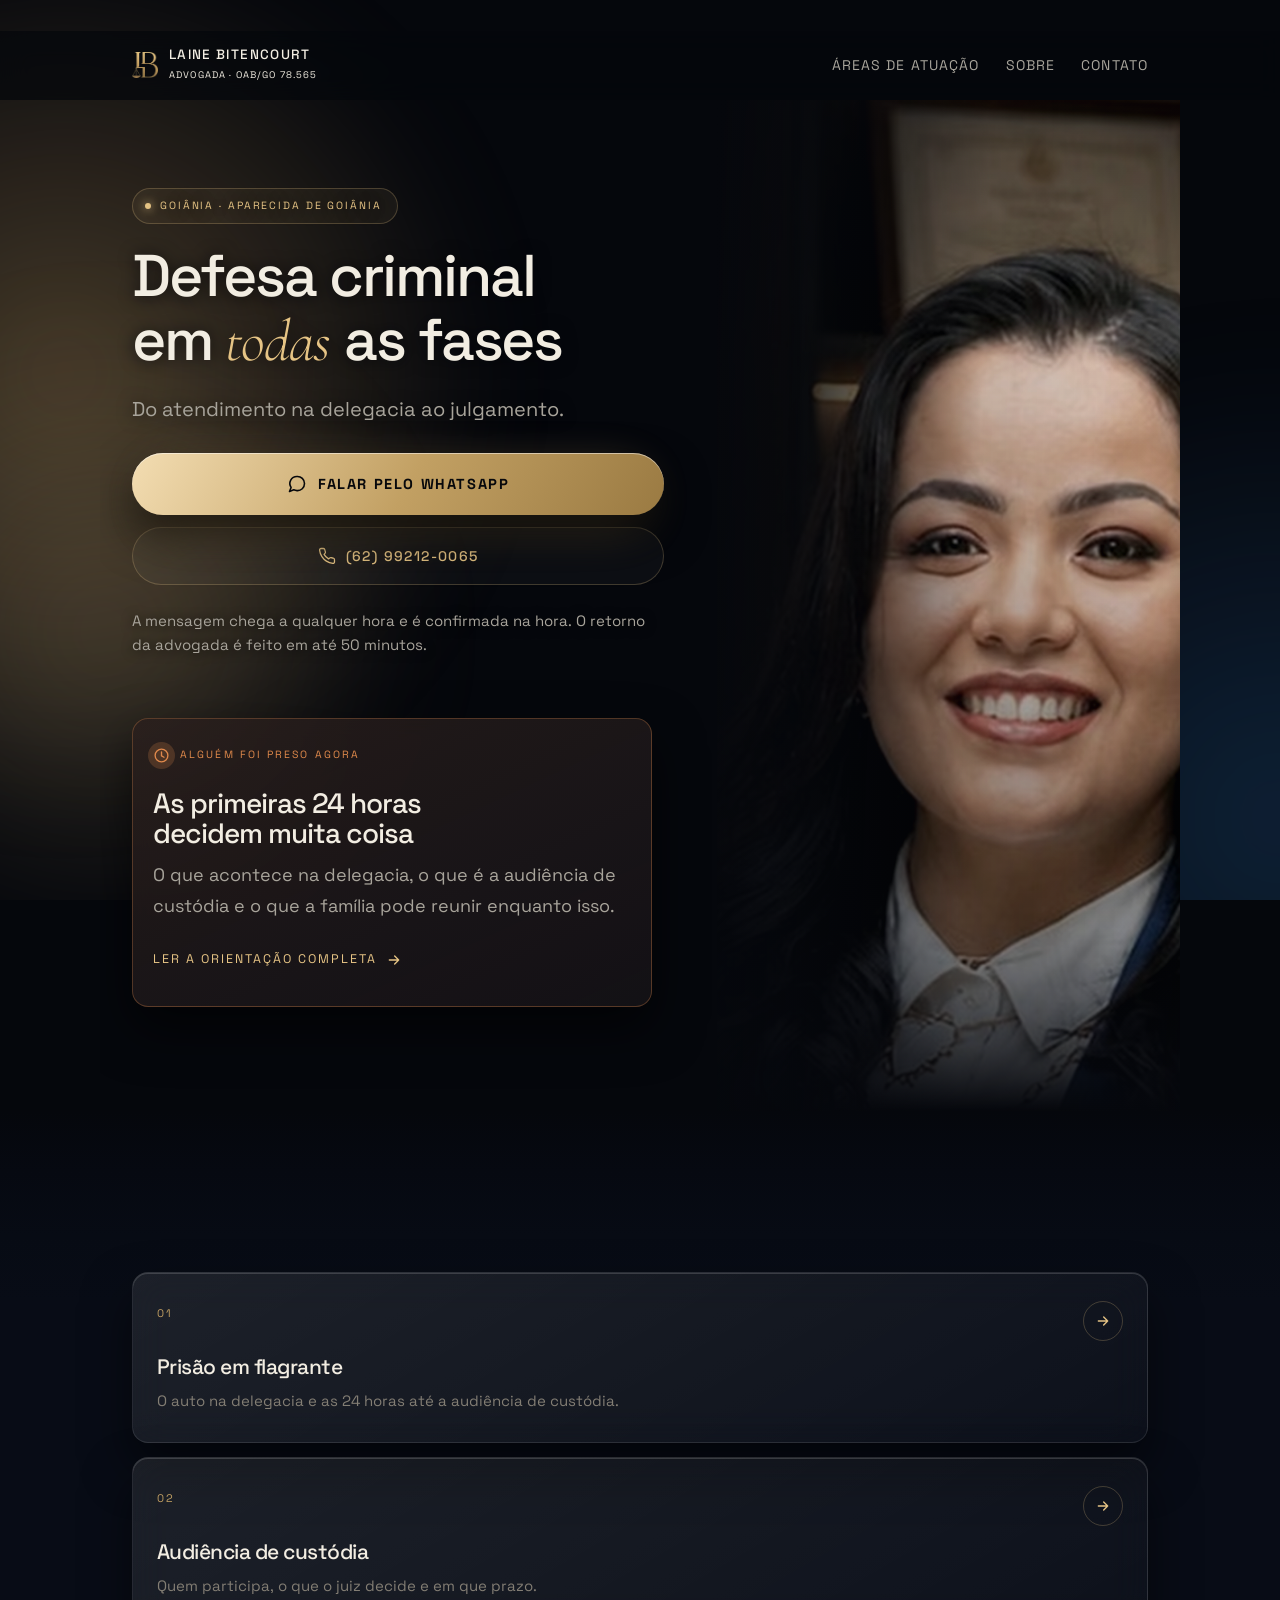
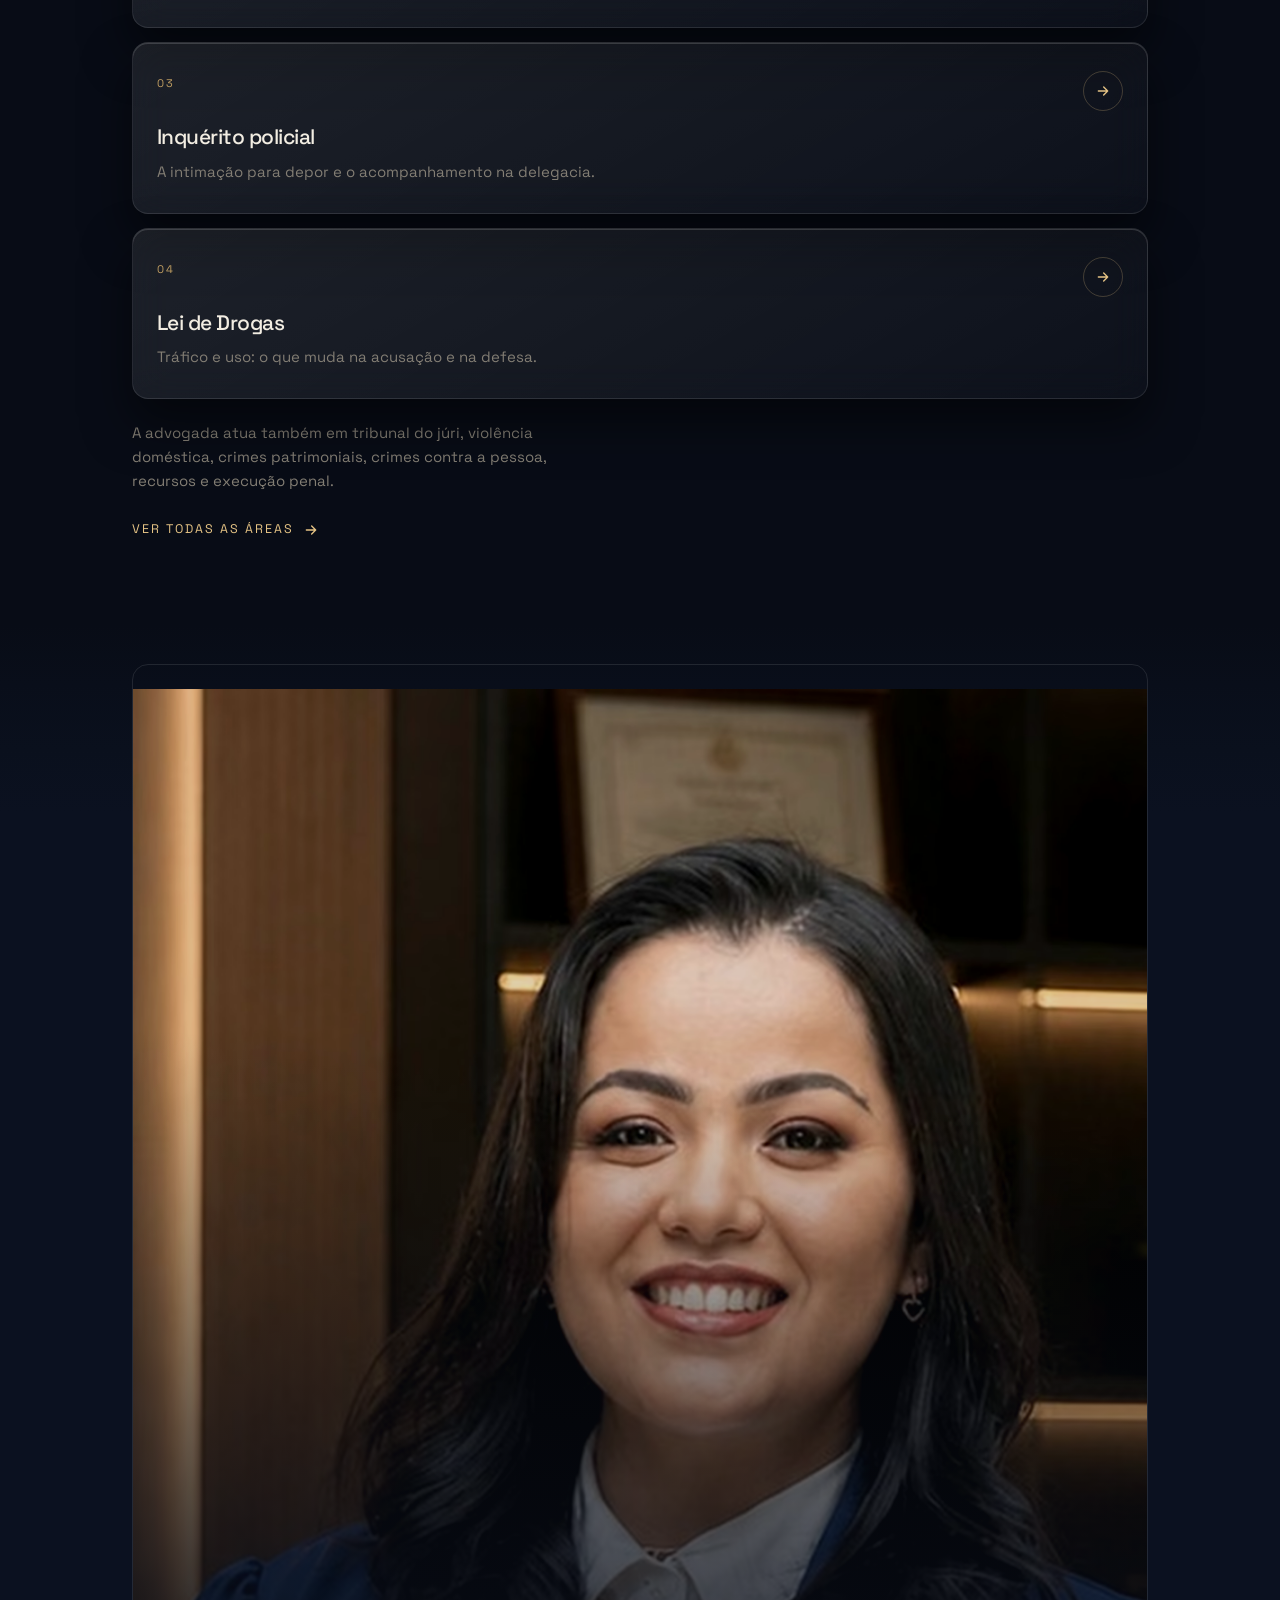
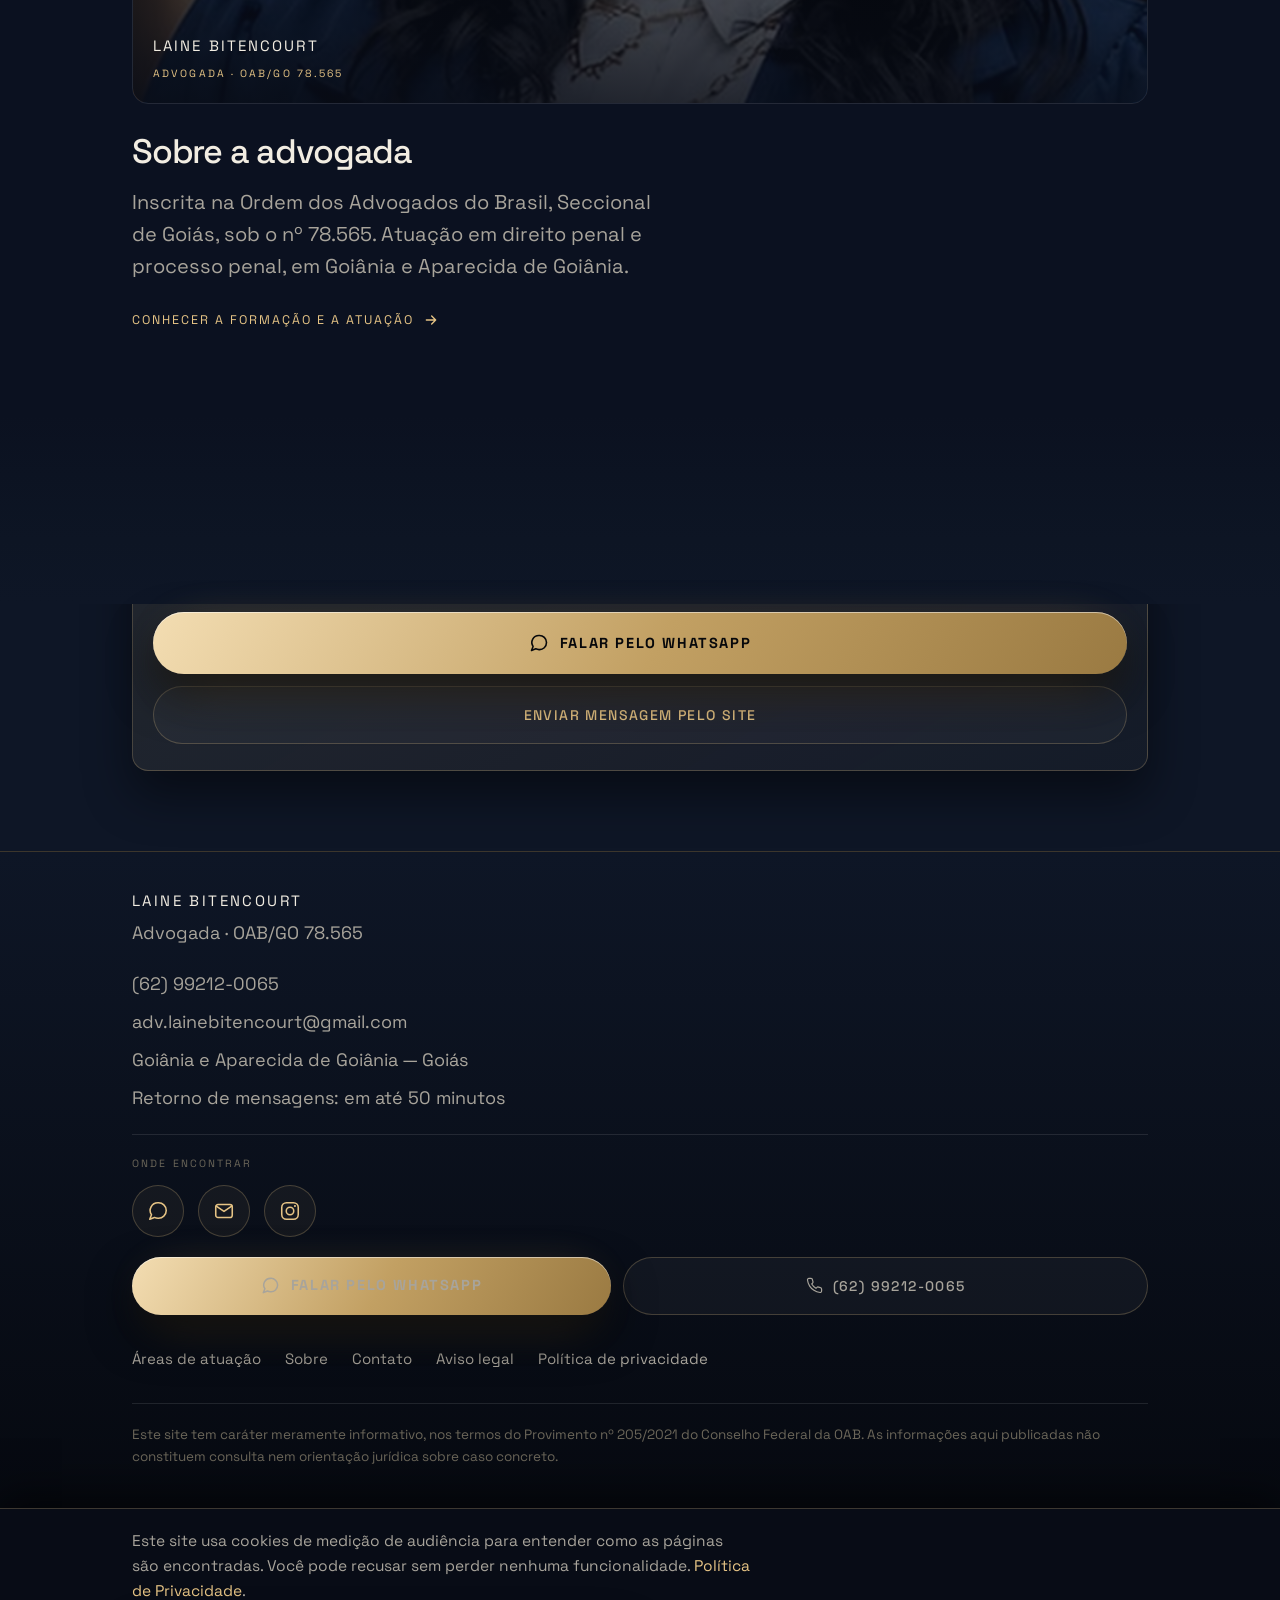
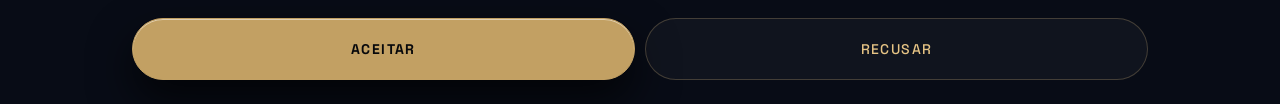
<file: index.html>
<!doctype html>
<html lang="pt-BR">
<head>
<meta charset="utf-8">
<meta name="theme-color" content="#05070C">
<meta name="viewport" content="width=device-width, initial-scale=1">
<title>Advogada criminalista em Goiânia — Laine Bitencourt</title>
<meta name="description" content="Laine Bitencourt, advogada inscrita na OAB/GO sob o nº 78.565. Atuação em direito penal e processo penal, em todas as fases, em Goiânia e Aparecida de Goiânia.">
<link rel="canonical" href="https://lainebitencourt.com.br/">
<meta property="og:type" content="website">
<meta property="og:url" content="https://lainebitencourt.com.br/">
<meta property="og:title" content="Advogada criminalista em Goiânia — Laine Bitencourt">
<meta property="og:description" content="Atuação em direito penal e processo penal, em todas as fases, em Goiânia e Aparecida de Goiânia.">
<meta property="og:image" content="https://lainebitencourt.com.br/assets/img/og-default.jpg">
<meta property="og:locale" content="pt_BR">
<link rel="icon" href="/assets/img/favicon.svg" type="image/svg+xml">
<link rel="preload" href="/assets/fonts/space-grotesk-500.woff2" as="font" type="font/woff2" crossorigin>
<link rel="preload" href="/assets/fonts/space-grotesk-400.woff2" as="font" type="font/woff2" crossorigin>
<link rel="preload" href="/assets/fonts/cormorant-500.woff2" as="font" type="font/woff2" crossorigin>
<link rel="preload" href="/assets/fonts/space-grotesk-700.woff2" as="font" type="font/woff2" crossorigin>
<link rel="stylesheet" href="/assets/css/site.css?v=1d3cade5">
<script>document.documentElement.classList.add('js');</script>
<script src="/assets/js/consent.js?v=3020362d"></script>
</head>
<body>
<div class="field" aria-hidden="true"><span class="a1"></span><span class="a2"></span><span class="a3"></span></div>

<a class="skip" href="#main">Ir para o conteúdo</a>

<header class="hd">
  <div class="wrap hd__in">
    <a class="brand" href="/" style="flex-direction:row;align-items:center;gap:11px;">
      <picture><source srcset="/assets/img/lb-monograma.avif" type="image/avif"><source srcset="/assets/img/lb-monograma.webp" type="image/webp"><img src="/assets/img/lb-monograma.png" alt="" width="30" height="31" decoding="async" style="display:block;flex-shrink:0;"></picture>
      <span style="display:flex;flex-direction:column;gap:1px;">
        <span class="brand__n">Laine Bitencourt</span>
        <span class="brand__o">Advogada · OAB/GO 78.565</span>
      </span>
    </a>
    <button class="navbtn" type="button" aria-expanded="false" aria-controls="nav">
      <span></span><span></span><span></span>
      <span class="sr-only">Abrir menu</span>
    </button>
    <nav class="nav" id="nav" aria-label="Principal">
      <ul>
        <li><a data-reveal href="/atuacao/">Áreas de atuação</a></li>
        <li><a href="/sobre/">Sobre</a></li>
        <li><a href="/contato/">Contato</a></li>
      </ul>
    </nav>
  </div>
</header>

<main id="main">

  <section class="hero wrap split">
    <div class="hero__img" aria-hidden="true"><picture>
      <source type="image/avif" srcset="/assets/img/laine-retrato-sm.avif 360w, /assets/img/laine-retrato.avif 900w" sizes="(min-width:768px) 56vw, 86vw">
      <source type="image/webp" srcset="/assets/img/laine-retrato-sm.webp 360w, /assets/img/laine-retrato.webp 900w" sizes="(min-width:768px) 56vw, 86vw">
      <img src="/assets/img/laine-retrato.jpg" alt="" width="900" height="900" fetchpriority="high" decoding="async">
    </picture></div>
    <div class="stack" style="gap:20px;">
      <p class="chip" data-reveal><span class="chip__d"></span><span>Goiânia · Aparecida de Goiânia</span></p>
      <h1 data-reveal>Defesa criminal em <em>todas</em> as fases</h1>
      <p class="lede prose" data-reveal>Do atendimento na delegacia ao julgamento.</p>

      <div class="stack" style="gap:12px;padding-top:8px;" data-reveal>
        <span class="cta"><a class="cta__b" href="https://wa.me/5562992120065?text=Ol%C3%A1%2C%20preciso%20de%20um%20atendimento" target="_blank" rel="noopener" data-contato="whatsapp" data-local="hero"><svg width="20" height="20" viewBox="0 0 24 24" fill="none" stroke="currentColor" stroke-width="1.9" stroke-linecap="round" stroke-linejoin="round" aria-hidden="true"><path d="M21 11.5a8.4 8.4 0 0 1-9 8.4 8.9 8.9 0 0 1-3.9-.9L3 21l1.9-4.9A8.4 8.4 0 0 1 12 3a8.4 8.4 0 0 1 9 8.5Z"/></svg> Falar pelo WhatsApp</a></span>
        <a class="btn-ghost" href="tel:+5562992120065" data-contato="telefone" data-local="hero"><svg width="18" height="18" viewBox="0 0 24 24" fill="none" stroke="currentColor" stroke-width="1.7" stroke-linecap="round" stroke-linejoin="round" aria-hidden="true"><path d="M22 16.9v3a2 2 0 0 1-2.2 2 19.8 19.8 0 0 1-8.6-3.1 19.5 19.5 0 0 1-6-6A19.8 19.8 0 0 1 2.1 4.2 2 2 0 0 1 4.1 2h3a2 2 0 0 1 2 1.7 12.8 12.8 0 0 0 .7 2.7 2 2 0 0 1-.5 2.1L8.1 9.9a16 16 0 0 0 6 6l1.4-1.2a2 2 0 0 1 2.1-.5c.9.3 1.8.6 2.7.7a2 2 0 0 1 1.7 2Z"/></svg> (62) 99212-0065</a>
      </div>

      <p class="small" data-reveal style="padding-top:4px;">A mensagem chega a qualquer hora e é confirmada na hora. O retorno da advogada é feito em até 50 minutos.</p>
    </div>

    <aside class="alert" data-reveal data-depth="1" style="margin-top:12px;">
      <p class="alert__k"><span class="pulse"><svg width="17" height="17" viewBox="0 0 24 24" fill="none" stroke="currentColor" stroke-width="1.9" stroke-linecap="round" aria-hidden="true"><circle cx="12" cy="12" r="9"/><path d="M12 7v5.5l3.5 2"/></svg></span> Alguém foi preso agora</p>
      <h2 style="margin-top:14px;font-size:clamp(23px,6.2vw,28px);">As primeiras 24 horas decidem muita coisa</h2>
      <p style="margin-top:12px;">O que acontece na delegacia, o que é a audiência de custódia e o que a família pode reunir enquanto isso.</p>
      <a class="more" style="margin-top:16px;" href="/atuacao/prisao-em-flagrante/">Ler a orientação completa <svg width="16" height="16" viewBox="0 0 24 24" fill="none" stroke="currentColor" stroke-width="2" stroke-linecap="round" stroke-linejoin="round" aria-hidden="true"><path d="M5 12h14M13 6l6 6-6 6"/></svg></a>
    </aside>
  </section>

  <div class="fuse fuse--01" aria-hidden="true"></div>

  <section class="z1 lazy" style="padding-block:0 clamp(44px,12vw,72px);">
    <div class="wrap">
      <p class="eyebrow" data-reveal style="padding-top:24px;">Áreas de atuação</p>
      <h2 data-reveal style="margin-top:16px;">Matéria penal, em todas as fases</h2>
      <div class="grid" style="display:flex;flex-direction:column;gap:14px;margin-top:26px;">
      <a class="pane" data-reveal data-depth="3" href="/atuacao/prisao-em-flagrante/">
        <span class="pane__top">
          <span class="pane__n">01</span>
          <span class="pane__go"><svg width="16" height="16" viewBox="0 0 24 24" fill="none" stroke="currentColor" stroke-width="2" stroke-linecap="round" stroke-linejoin="round" aria-hidden="true"><path d="M5 12h14M13 6l6 6-6 6"/></svg></span>
        </span>
        <h3 style="margin-top:14px;">Prisão em flagrante</h3>
        <p>O auto na delegacia e as 24 horas até a audiência de custódia.</p>
      </a>
      <a class="pane" data-reveal data-depth="2" href="/atuacao/audiencia-de-custodia/">
        <span class="pane__top">
          <span class="pane__n">02</span>
          <span class="pane__go"><svg width="16" height="16" viewBox="0 0 24 24" fill="none" stroke="currentColor" stroke-width="2" stroke-linecap="round" stroke-linejoin="round" aria-hidden="true"><path d="M5 12h14M13 6l6 6-6 6"/></svg></span>
        </span>
        <h3 style="margin-top:14px;">Audiência de custódia</h3>
        <p>Quem participa, o que o juiz decide e em que prazo.</p>
      </a>
      <a class="pane" data-reveal data-depth="1" href="/atuacao/inquerito-policial/">
        <span class="pane__top">
          <span class="pane__n">03</span>
          <span class="pane__go"><svg width="16" height="16" viewBox="0 0 24 24" fill="none" stroke="currentColor" stroke-width="2" stroke-linecap="round" stroke-linejoin="round" aria-hidden="true"><path d="M5 12h14M13 6l6 6-6 6"/></svg></span>
        </span>
        <h3 style="margin-top:14px;">Inquérito policial</h3>
        <p>A intimação para depor e o acompanhamento na delegacia.</p>
      </a>
      <a class="pane" data-reveal data-depth="1" href="/atuacao/lei-de-drogas/">
        <span class="pane__top">
          <span class="pane__n">04</span>
          <span class="pane__go"><svg width="16" height="16" viewBox="0 0 24 24" fill="none" stroke="currentColor" stroke-width="2" stroke-linecap="round" stroke-linejoin="round" aria-hidden="true"><path d="M5 12h14M13 6l6 6-6 6"/></svg></span>
        </span>
        <h3 style="margin-top:14px;">Lei de Drogas</h3>
        <p>Tráfico e uso: o que muda na acusação e na defesa.</p>
      </a>
      </div>
      <p class="small prose" data-reveal style="margin-top:22px;">A advogada atua também em tribunal do júri, violência doméstica, crimes patrimoniais, crimes contra a pessoa, recursos e execução penal.</p>
      <a class="more" data-reveal style="margin-top:14px;" href="/atuacao/">Ver todas as áreas <svg width="16" height="16" viewBox="0 0 24 24" fill="none" stroke="currentColor" stroke-width="2" stroke-linecap="round" stroke-linejoin="round" aria-hidden="true"><path d="M5 12h14M13 6l6 6-6 6"/></svg></a>
    </div>
  </section>

  <div class="fuse fuse--12" aria-hidden="true"></div>

  <section class="z2 lazy" style="padding-block:0 clamp(44px,12vw,72px);">
    <div class="wrap">
      <div data-reveal data-depth="2" style="padding-top:24px;border-radius:var(--r);overflow:hidden;position:relative;border:1px solid var(--hair);">
        <picture><source type="image/avif" srcset="/assets/img/laine-retrato-sm.avif 360w, /assets/img/laine-retrato.avif 900w" sizes="(min-width:768px) 420px, 100vw"><source type="image/webp" srcset="/assets/img/laine-retrato-sm.webp 360w, /assets/img/laine-retrato.webp 900w" sizes="(min-width:768px) 420px, 100vw"><img src="/assets/img/laine-retrato.jpg" alt="Retrato de Laine Bitencourt" width="900" height="900" loading="lazy" decoding="async" style="width:100%;filter:contrast(1.04) brightness(.88) saturate(.94);"></picture>
        <div style="position:absolute;inset:0;background:linear-gradient(185deg,rgba(8,12,22,0) 40%,rgba(8,12,22,.94));"></div>
        <div style="position:absolute;left:20px;right:20px;bottom:20px;">
          <p style="font-size:15px;letter-spacing:.14em;text-transform:uppercase;color:var(--tx);">Laine Bitencourt</p>
          <p style="margin-top:6px;font-size:10.5px;letter-spacing:.2em;text-transform:uppercase;color:var(--gold-lt);">Advogada · OAB/GO 78.565</p>
        </div>
      </div>
      <h2 data-reveal style="margin-top:30px;">Sobre a advogada</h2>
      <p class="lede prose" data-reveal style="margin-top:16px;">Inscrita na Ordem dos Advogados do Brasil, Seccional de Goiás, sob o nº 78.565. Atuação em direito penal e processo penal, em Goiânia e Aparecida de Goiânia.</p>
      <a class="more" data-reveal style="margin-top:16px;" href="/sobre/">Conhecer a formação e a atuação <svg width="16" height="16" viewBox="0 0 24 24" fill="none" stroke="currentColor" stroke-width="2" stroke-linecap="round" stroke-linejoin="round" aria-hidden="true"><path d="M5 12h14M13 6l6 6-6 6"/></svg></a>
    </div>
  </section>

  <div class="fuse fuse--23" aria-hidden="true"></div>

  <section class="z3 lazy" style="padding-block:0 clamp(48px,13vw,80px);">
    <div class="wrap">
      <div class="soft" data-contact-block data-reveal style="margin-top:24px;">
        <h2>Falar com a advogada</h2>
        <p class="lede" style="margin-top:14px;">Descreva a situação em poucas linhas: quem precisa de defesa, em que cidade e o que aconteceu.</p>
        <div class="stack" style="gap:12px;margin-top:24px;">
          <span class="cta"><a class="cta__b" href="https://wa.me/5562992120065?text=Ol%C3%A1%2C%20preciso%20de%20um%20atendimento" target="_blank" rel="noopener" data-contato="whatsapp" data-local="bloco_contato"><svg width="20" height="20" viewBox="0 0 24 24" fill="none" stroke="currentColor" stroke-width="1.9" stroke-linecap="round" stroke-linejoin="round" aria-hidden="true"><path d="M21 11.5a8.4 8.4 0 0 1-9 8.4 8.9 8.9 0 0 1-3.9-.9L3 21l1.9-4.9A8.4 8.4 0 0 1 12 3a8.4 8.4 0 0 1 9 8.5Z"/></svg> Falar pelo WhatsApp</a></span>
          <a class="btn-ghost" href="/contato/">Enviar mensagem pelo site</a>
        </div>
      </div>
    </div>
  </section>
</main>

<footer class="ft lazy">
  <div class="wrap ft__in">
    <div class="stack" style="gap:4px;">
      <p class="ft__n">Laine Bitencourt</p>
      <p>Advogada · OAB/GO 78.565</p>
    </div>
    <div class="stack" style="gap:7px;">
      <p><a href="tel:+5562992120065" data-contato="telefone" data-local="rodape">(62) 99212-0065</a></p>
      <p><a href="mailto:adv.lainebitencourt@gmail.com" data-contato="email" data-local="rodape">adv.lainebitencourt@gmail.com</a></p>
      <p>Goiânia e Aparecida de Goiânia — Goiás</p>
      <p>Retorno de mensagens: em até 50 minutos</p>
    </div>
    <div class="ft__rule"></div>
    <div class="stack" style="gap:12px;">
      <span class="social__h">Onde encontrar</span>
      <div class="social">
        <a href="https://wa.me/5562992120065?text=Ol%C3%A1%2C%20preciso%20de%20um%20atendimento" target="_blank" rel="noopener" data-contato="whatsapp" data-local="rodape" aria-label="WhatsApp (62) 99212-0065">
          <svg width="22" height="22" viewBox="0 0 24 24" fill="none" stroke="currentColor" stroke-width="1.7" stroke-linecap="round" stroke-linejoin="round" aria-hidden="true"><path d="M21 11.5a8.4 8.4 0 0 1-9 8.4 8.9 8.9 0 0 1-3.9-.9L3 21l1.9-4.9A8.4 8.4 0 0 1 12 3a8.4 8.4 0 0 1 9 8.5Z"/></svg>
        </a>
        <a href="mailto:adv.lainebitencourt@gmail.com" data-contato="email" data-local="rodape" aria-label="E-mail adv.lainebitencourt@gmail.com">
          <svg width="22" height="22" viewBox="0 0 24 24" fill="none" stroke="currentColor" stroke-width="1.7" stroke-linecap="round" stroke-linejoin="round" aria-hidden="true"><rect x="3" y="5" width="18" height="14" rx="2.5"/><path d="M3.6 6.6l8.4 5.9 8.4-5.9"/></svg>
        </a>
        <a href="https://www.instagram.com/lainebitencourt.adv/" rel="me noopener" target="_blank" aria-label="Instagram @lainebitencourt.adv">
          <svg width="22" height="22" viewBox="0 0 24 24" fill="none" stroke="currentColor" stroke-width="1.7" stroke-linecap="round" stroke-linejoin="round" aria-hidden="true"><rect x="3" y="3" width="18" height="18" rx="5.2"/><circle cx="12" cy="12" r="4.1"/><circle cx="17.4" cy="6.6" r="1.15" fill="currentColor" stroke="none"/></svg>
        </a>
      </div>
    </div>
        <div class="ft__cta">
      <span class="cta"><a class="cta__b" href="https://wa.me/5562992120065?text=Ol%C3%A1%2C%20preciso%20de%20um%20atendimento" target="_blank" rel="noopener" data-contato="whatsapp" data-local="rodape"><svg width="19" height="19" viewBox="0 0 24 24" fill="none" stroke="currentColor" stroke-width="1.9" stroke-linecap="round" stroke-linejoin="round" aria-hidden="true"><path d="M21 11.5a8.4 8.4 0 0 1-9 8.4 8.9 8.9 0 0 1-3.9-.9L3 21l1.9-4.9A8.4 8.4 0 0 1 12 3a8.4 8.4 0 0 1 9 8.5Z"/></svg> Falar pelo WhatsApp</a></span>
      <a class="btn-ghost" href="tel:+5562992120065" data-contato="telefone" data-local="rodape"><svg width="17" height="17" viewBox="0 0 24 24" fill="none" stroke="currentColor" stroke-width="1.7" stroke-linecap="round" stroke-linejoin="round" aria-hidden="true"><path d="M22 16.9v3a2 2 0 0 1-2.2 2 19.8 19.8 0 0 1-8.6-3.1 19.5 19.5 0 0 1-6-6A19.8 19.8 0 0 1 2.1 4.2 2 2 0 0 1 4.1 2h3a2 2 0 0 1 2 1.7 12.8 12.8 0 0 0 .7 2.7 2 2 0 0 1-.5 2.1L8.1 9.9a16 16 0 0 0 6 6l1.4-1.2a2 2 0 0 1 2.1-.5c.9.3 1.8.6 2.7.7a2 2 0 0 1 1.7 2Z"/></svg> (62) 99212-0065</a>
    </div>
    <nav class="ft__nav" aria-label="Rodapé">
      <a data-reveal href="/atuacao/">Áreas de atuação</a>
      <a href="/sobre/">Sobre</a>
      <a href="/contato/">Contato</a>
      <a href="/aviso-legal/">Aviso legal</a>
      <a href="/politica-de-privacidade/">Política de privacidade</a>
    </nav>
    <div class="ft__rule"></div>
    <p class="ft__legal">Este site tem caráter meramente informativo, nos termos do Provimento nº 205/2021 do Conselho Federal da OAB. As informações aqui publicadas não constituem consulta nem orientação jurídica sobre caso concreto.</p>
  </div>
</footer>

<nav class="bar" aria-label="Contato rápido">
  <a class="w" href="https://wa.me/5562992120065?text=Ol%C3%A1%2C%20preciso%20de%20um%20atendimento" target="_blank" rel="noopener" data-contato="whatsapp" data-local="barra_fixa_mobile">
    <svg width="19" height="19" viewBox="0 0 24 24" fill="none" stroke="currentColor" stroke-width="1.7" stroke-linecap="round" stroke-linejoin="round" aria-hidden="true"><path d="M21 11.5a8.4 8.4 0 0 1-9 8.4 8.9 8.9 0 0 1-3.9-.9L3 21l1.9-4.9A8.4 8.4 0 0 1 12 3a8.4 8.4 0 0 1 9 8.5Z"/></svg>
    WhatsApp
  </a>
  <a class="t" href="tel:+5562992120065" data-contato="telefone" data-local="barra_fixa_mobile">
    <svg width="18" height="18" viewBox="0 0 24 24" fill="none" stroke="currentColor" stroke-width="1.7" stroke-linecap="round" stroke-linejoin="round" aria-hidden="true"><path d="M22 16.9v3a2 2 0 0 1-2.2 2 19.8 19.8 0 0 1-8.6-3.1 19.5 19.5 0 0 1-6-6A19.8 19.8 0 0 1 2.1 4.2 2 2 0 0 1 4.1 2h3a2 2 0 0 1 2 1.7c.1.9.4 1.8.7 2.7a2 2 0 0 1-.5 2.1L8.1 9.9a16 16 0 0 0 6 6l1.4-1.2a2 2 0 0 1 2.1-.5c.9.3 1.8.6 2.7.7a2 2 0 0 1 1.7 2Z"/></svg>
    Ligar
  </a>
</nav>

<!-- ===================================================================
     JSON-LD — CAMINHO B (LAINE_04 §7): sem endereço.
     B-3 está aberto. O endereço já aparece no perfil verificado do Google
     (R. 115-K, 77, St. Sul), mas ninguém confirmou se o advogado sênior
     concorda em publicá-lo sob o nome dela. Enquanto isso não for
     confirmado, NÃO há nó LocalBusiness aqui.
     Caminho A (Attorney + PostalAddress + openingHoursSpecification) está
     em README.md e só entra depois da confirmação.
     ================================================================== -->
<script type="application/ld+json">
{
  "@context":"https://schema.org",
  "@graph":[
    {
      "@type":"Person",
      "@id":"https://lainebitencourt.com.br/#advogada",
      "name":"Laine Bitencourt",
      "jobTitle":"Advogada",
      "url":"https://lainebitencourt.com.br/",
      "image":"https://lainebitencourt.com.br/assets/img/laine-retrato.jpg",
      "knowsAbout":["Direito penal","Processo penal","Prisão em flagrante","Audiência de custódia","Inquérito policial","Tribunal do Júri","Lei de Drogas","Violência doméstica","Execução penal"],
      "identifier":{"@type":"PropertyValue","name":"OAB/GO","value":"78.565"},
      "email":"adv.lainebitencourt@gmail.com",
      "telephone":"+5562992120065",
      "sameAs":["https://www.instagram.com/lainebitencourt.adv/"],
      "areaServed":[{"@type":"City","name":"Goiânia"},{"@type":"City","name":"Aparecida de Goiânia"}]
    },
    {
      "@type":"ProfessionalService",
      "@id":"https://lainebitencourt.com.br/#pratica",
      "name":"Laine Bitencourt — Advocacia Criminal",
      "url":"https://lainebitencourt.com.br/",
      "telephone":"+5562992120065",
      "areaServed":[{"@type":"City","name":"Goiânia"},{"@type":"City","name":"Aparecida de Goiânia"}],
      "employee":{"@id":"https://lainebitencourt.com.br/#advogada"}
    },
    {
      "@type":"WebPage",
      "@id":"https://lainebitencourt.com.br/#webpage",
      "url":"https://lainebitencourt.com.br/",
      "name":"Advogada criminalista em Goiânia — Laine Bitencourt",
      "inLanguage":"pt-BR",
      "about":{"@id":"https://lainebitencourt.com.br/#pratica"}
    }
  ]
}
</script>

<script src="/assets/js/site.js?v=5f118c10" defer></script>
</body>
</html>
</file>
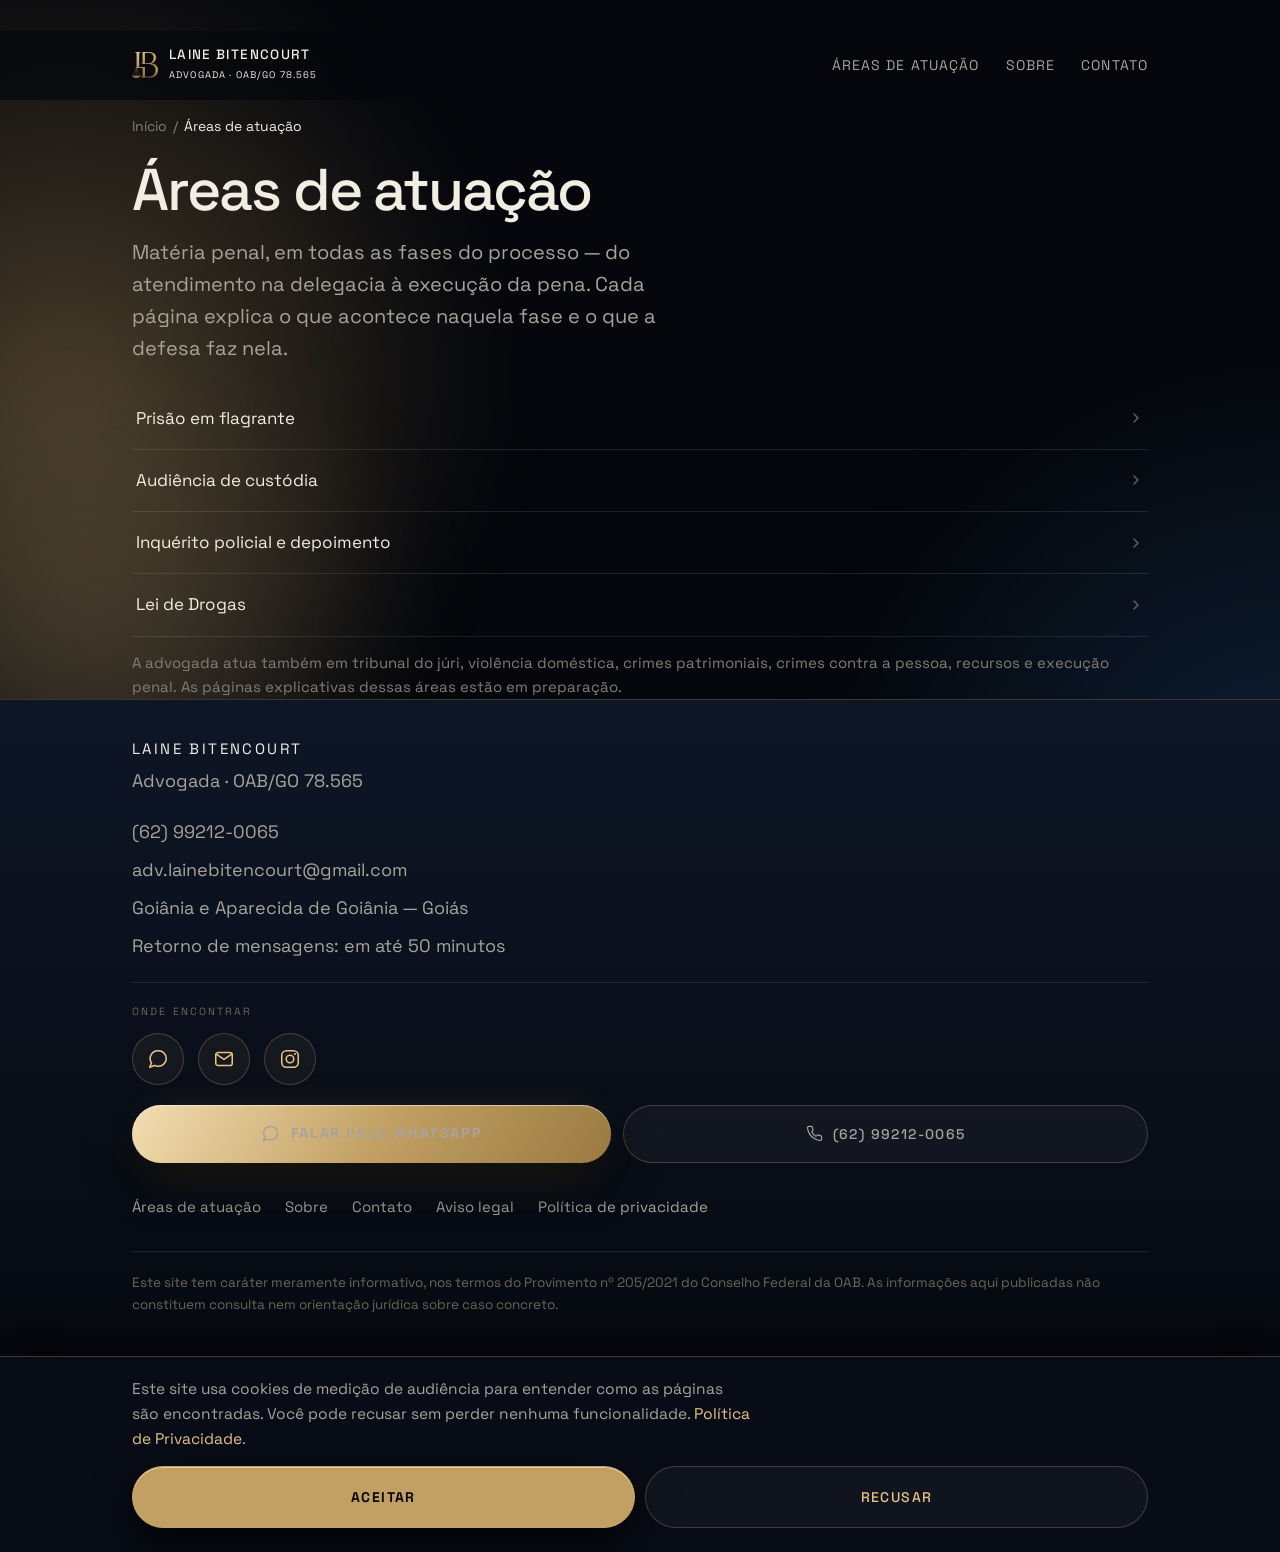
<file: atuacao/index.html>
<!doctype html>
<html lang="pt-BR">
<head>
<meta charset="utf-8">
<meta name="theme-color" content="#05070C">
<meta name="viewport" content="width=device-width, initial-scale=1">
<title>Áreas de atuação — Laine Bitencourt</title>
<meta name="description" content="Áreas de atuação em matéria penal: prisão em flagrante, audiência de custódia, inquérito policial, Tribunal do Júri, Lei de Drogas, violência doméstica, crimes patrimoniais e execução penal.">
<link rel="canonical" href="https://lainebitencourt.com.br/atuacao/">
<meta property="og:type" content="website">
<meta property="og:url" content="https://lainebitencourt.com.br/atuacao/">
<meta property="og:title" content="Áreas de atuação — Laine Bitencourt">
<meta property="og:description" content="Áreas de atuação em matéria penal, em todas as fases do processo.">
<meta property="og:image" content="https://lainebitencourt.com.br/assets/img/og-default.jpg">
<meta property="og:locale" content="pt_BR">
<link rel="icon" href="/assets/img/favicon.svg" type="image/svg+xml">
<link rel="preload" href="/assets/fonts/space-grotesk-500.woff2" as="font" type="font/woff2" crossorigin>
<link rel="preload" href="/assets/fonts/space-grotesk-400.woff2" as="font" type="font/woff2" crossorigin>
<link rel="preload" href="/assets/fonts/cormorant-500.woff2" as="font" type="font/woff2" crossorigin>
<link rel="preload" href="/assets/fonts/space-grotesk-700.woff2" as="font" type="font/woff2" crossorigin>
<link rel="stylesheet" href="/assets/css/site.css?v=1d3cade5">
<script>document.documentElement.classList.add('js');</script>
<script src="/assets/js/consent.js?v=3020362d"></script>
</head>
<body>
<div class="field" aria-hidden="true"><span class="a1"></span><span class="a2"></span><span class="a3"></span></div>

<a class="skip" href="#main">Ir para o conteúdo</a>
<header class="hd">
  <div class="wrap hd__in">
    <a class="brand" href="/" style="flex-direction:row;align-items:center;gap:11px;"><picture><source srcset="/assets/img/lb-monograma.avif" type="image/avif"><source srcset="/assets/img/lb-monograma.webp" type="image/webp"><img src="/assets/img/lb-monograma.png" alt="" width="30" height="31" decoding="async" style="display:block;flex-shrink:0;"></picture><span style="display:flex;flex-direction:column;gap:1px;"><span class="brand__n">Laine Bitencourt</span><span class="brand__o">Advogada · OAB/GO 78.565</span></span></a>
    <button class="navbtn" type="button" aria-expanded="false" aria-controls="nav"><span></span><span></span><span></span><span class="sr-only">Abrir menu</span></button>
    <nav class="nav" id="nav" aria-label="Principal"><ul><li><a data-reveal href="/atuacao/" aria-current="page">Áreas de atuação</a></li><li><a href="/sobre/">Sobre</a></li><li><a href="/contato/">Contato</a></li></ul></nav>
  </div>
</header>
<main id="main">
  <nav class="wrap" aria-label="Trilha" style="padding-top:14px;">
    <ol style="display:flex;gap:6px;list-style:none;margin:0;padding:0;font-size:14px;color:var(--ink-3);"><li><a href="/" style="color:var(--ink-3);">Início</a></li><li aria-hidden="true">/</li><li aria-current="page" style="color:var(--ink);">Áreas de atuação</li></ol>
  </nav>
  <div class="wrap stack" style="gap:14px;padding-top:20px;">
    <h1 data-reveal>Áreas de atuação</h1>
    <p class="lede prose" data-reveal>Matéria penal, em todas as fases do processo — do atendimento na delegacia à execução da pena. Cada página explica o que acontece naquela fase e o que a defesa faz nela.</p>
  </div>
  <section class="wrap" style="padding-top:24px;">
    <div class="rows">
      <a data-reveal href="/atuacao/prisao-em-flagrante/">Prisão em flagrante<svg width="16" height="16" viewBox="0 0 24 24" fill="none" stroke="var(--icon)" stroke-width="2" stroke-linecap="round" stroke-linejoin="round" aria-hidden="true"><path d="M9 6l6 6-6 6"/></svg></a>
      <a data-reveal href="/atuacao/audiencia-de-custodia/">Audiência de custódia<svg width="16" height="16" viewBox="0 0 24 24" fill="none" stroke="var(--icon)" stroke-width="2" stroke-linecap="round" stroke-linejoin="round" aria-hidden="true"><path d="M9 6l6 6-6 6"/></svg></a>
      <a data-reveal href="/atuacao/inquerito-policial/">Inquérito policial e depoimento<svg width="16" height="16" viewBox="0 0 24 24" fill="none" stroke="var(--icon)" stroke-width="2" stroke-linecap="round" stroke-linejoin="round" aria-hidden="true"><path d="M9 6l6 6-6 6"/></svg></a>
      <a data-reveal href="/atuacao/lei-de-drogas/">Lei de Drogas<svg width="16" height="16" viewBox="0 0 24 24" fill="none" stroke="var(--icon)" stroke-width="2" stroke-linecap="round" stroke-linejoin="round" aria-hidden="true"><path d="M9 6l6 6-6 6"/></svg></a>
    </div>
    <p class="small" style="margin-top:14px;">A advogada atua também em tribunal do júri,
    violência doméstica, crimes patrimoniais, crimes contra a pessoa, recursos
    e execução penal. As páginas explicativas dessas áreas estão em preparação.</p>
  </section>
</main>
<footer class="ft lazy">
  <div class="wrap ft__in">
    <div class="stack" style="gap:4px;"><p class="ft__n">Laine Bitencourt</p><p>Advogada · OAB/GO 78.565</p></div>
    <div class="stack" style="gap:7px;">
      <p><a href="tel:+5562992120065" data-contato="telefone" data-local="rodape">(62) 99212-0065</a></p>
      <p><a href="mailto:adv.lainebitencourt@gmail.com" data-contato="email" data-local="rodape">adv.lainebitencourt@gmail.com</a></p>
      <p>Goiânia e Aparecida de Goiânia — Goiás</p>
      <p>Retorno de mensagens: em até 50 minutos</p>
    </div>
    <div class="ft__rule"></div>
    <div class="stack" style="gap:12px;">
      <span class="social__h">Onde encontrar</span>
      <div class="social">
        <a href="https://wa.me/5562992120065?text=Ol%C3%A1%2C%20preciso%20de%20um%20atendimento" target="_blank" rel="noopener" data-contato="whatsapp" data-local="rodape" aria-label="WhatsApp (62) 99212-0065">
          <svg width="22" height="22" viewBox="0 0 24 24" fill="none" stroke="currentColor" stroke-width="1.7" stroke-linecap="round" stroke-linejoin="round" aria-hidden="true"><path d="M21 11.5a8.4 8.4 0 0 1-9 8.4 8.9 8.9 0 0 1-3.9-.9L3 21l1.9-4.9A8.4 8.4 0 0 1 12 3a8.4 8.4 0 0 1 9 8.5Z"/></svg>
        </a>
        <a href="mailto:adv.lainebitencourt@gmail.com" data-contato="email" data-local="rodape" aria-label="E-mail adv.lainebitencourt@gmail.com">
          <svg width="22" height="22" viewBox="0 0 24 24" fill="none" stroke="currentColor" stroke-width="1.7" stroke-linecap="round" stroke-linejoin="round" aria-hidden="true"><rect x="3" y="5" width="18" height="14" rx="2.5"/><path d="M3.6 6.6l8.4 5.9 8.4-5.9"/></svg>
        </a>
        <a href="https://www.instagram.com/lainebitencourt.adv/" rel="me noopener" target="_blank" aria-label="Instagram @lainebitencourt.adv">
          <svg width="22" height="22" viewBox="0 0 24 24" fill="none" stroke="currentColor" stroke-width="1.7" stroke-linecap="round" stroke-linejoin="round" aria-hidden="true"><rect x="3" y="3" width="18" height="18" rx="5.2"/><circle cx="12" cy="12" r="4.1"/><circle cx="17.4" cy="6.6" r="1.15" fill="currentColor" stroke="none"/></svg>
        </a>
      </div>
    </div>
        <div class="ft__cta">
      <span class="cta"><a class="cta__b" href="https://wa.me/5562992120065?text=Ol%C3%A1%2C%20preciso%20de%20um%20atendimento" target="_blank" rel="noopener" data-contato="whatsapp" data-local="rodape"><svg width="19" height="19" viewBox="0 0 24 24" fill="none" stroke="currentColor" stroke-width="1.9" stroke-linecap="round" stroke-linejoin="round" aria-hidden="true"><path d="M21 11.5a8.4 8.4 0 0 1-9 8.4 8.9 8.9 0 0 1-3.9-.9L3 21l1.9-4.9A8.4 8.4 0 0 1 12 3a8.4 8.4 0 0 1 9 8.5Z"/></svg> Falar pelo WhatsApp</a></span>
      <a class="btn-ghost" href="tel:+5562992120065" data-contato="telefone" data-local="rodape"><svg width="17" height="17" viewBox="0 0 24 24" fill="none" stroke="currentColor" stroke-width="1.7" stroke-linecap="round" stroke-linejoin="round" aria-hidden="true"><path d="M22 16.9v3a2 2 0 0 1-2.2 2 19.8 19.8 0 0 1-8.6-3.1 19.5 19.5 0 0 1-6-6A19.8 19.8 0 0 1 2.1 4.2 2 2 0 0 1 4.1 2h3a2 2 0 0 1 2 1.7 12.8 12.8 0 0 0 .7 2.7 2 2 0 0 1-.5 2.1L8.1 9.9a16 16 0 0 0 6 6l1.4-1.2a2 2 0 0 1 2.1-.5c.9.3 1.8.6 2.7.7a2 2 0 0 1 1.7 2Z"/></svg> (62) 99212-0065</a>
    </div>
    <nav class="ft__nav" aria-label="Rodapé"><a data-reveal href="/atuacao/">Áreas de atuação</a><a href="/sobre/">Sobre</a><a href="/contato/">Contato</a><a href="/aviso-legal/">Aviso legal</a><a href="/politica-de-privacidade/">Política de privacidade</a></nav>
    <div class="ft__rule"></div>
    <p class="ft__legal">Este site tem caráter meramente informativo, nos termos do Provimento nº 205/2021 do Conselho Federal da OAB. As informações aqui publicadas não constituem consulta nem orientação jurídica sobre caso concreto.</p>
  </div>
</footer>
<nav class="bar" aria-label="Contato rápido">
  <a class="w" href="https://wa.me/5562992120065?text=Ol%C3%A1%2C%20preciso%20de%20um%20atendimento" target="_blank" rel="noopener" data-contato="whatsapp" data-local="barra_fixa_mobile">WhatsApp</a>
  <a class="t" href="tel:+5562992120065" data-contato="telefone" data-local="barra_fixa_mobile">Ligar</a>
</nav>
<script src="/assets/js/site.js?v=5f118c10" defer></script>
</body>
</html>
</file>
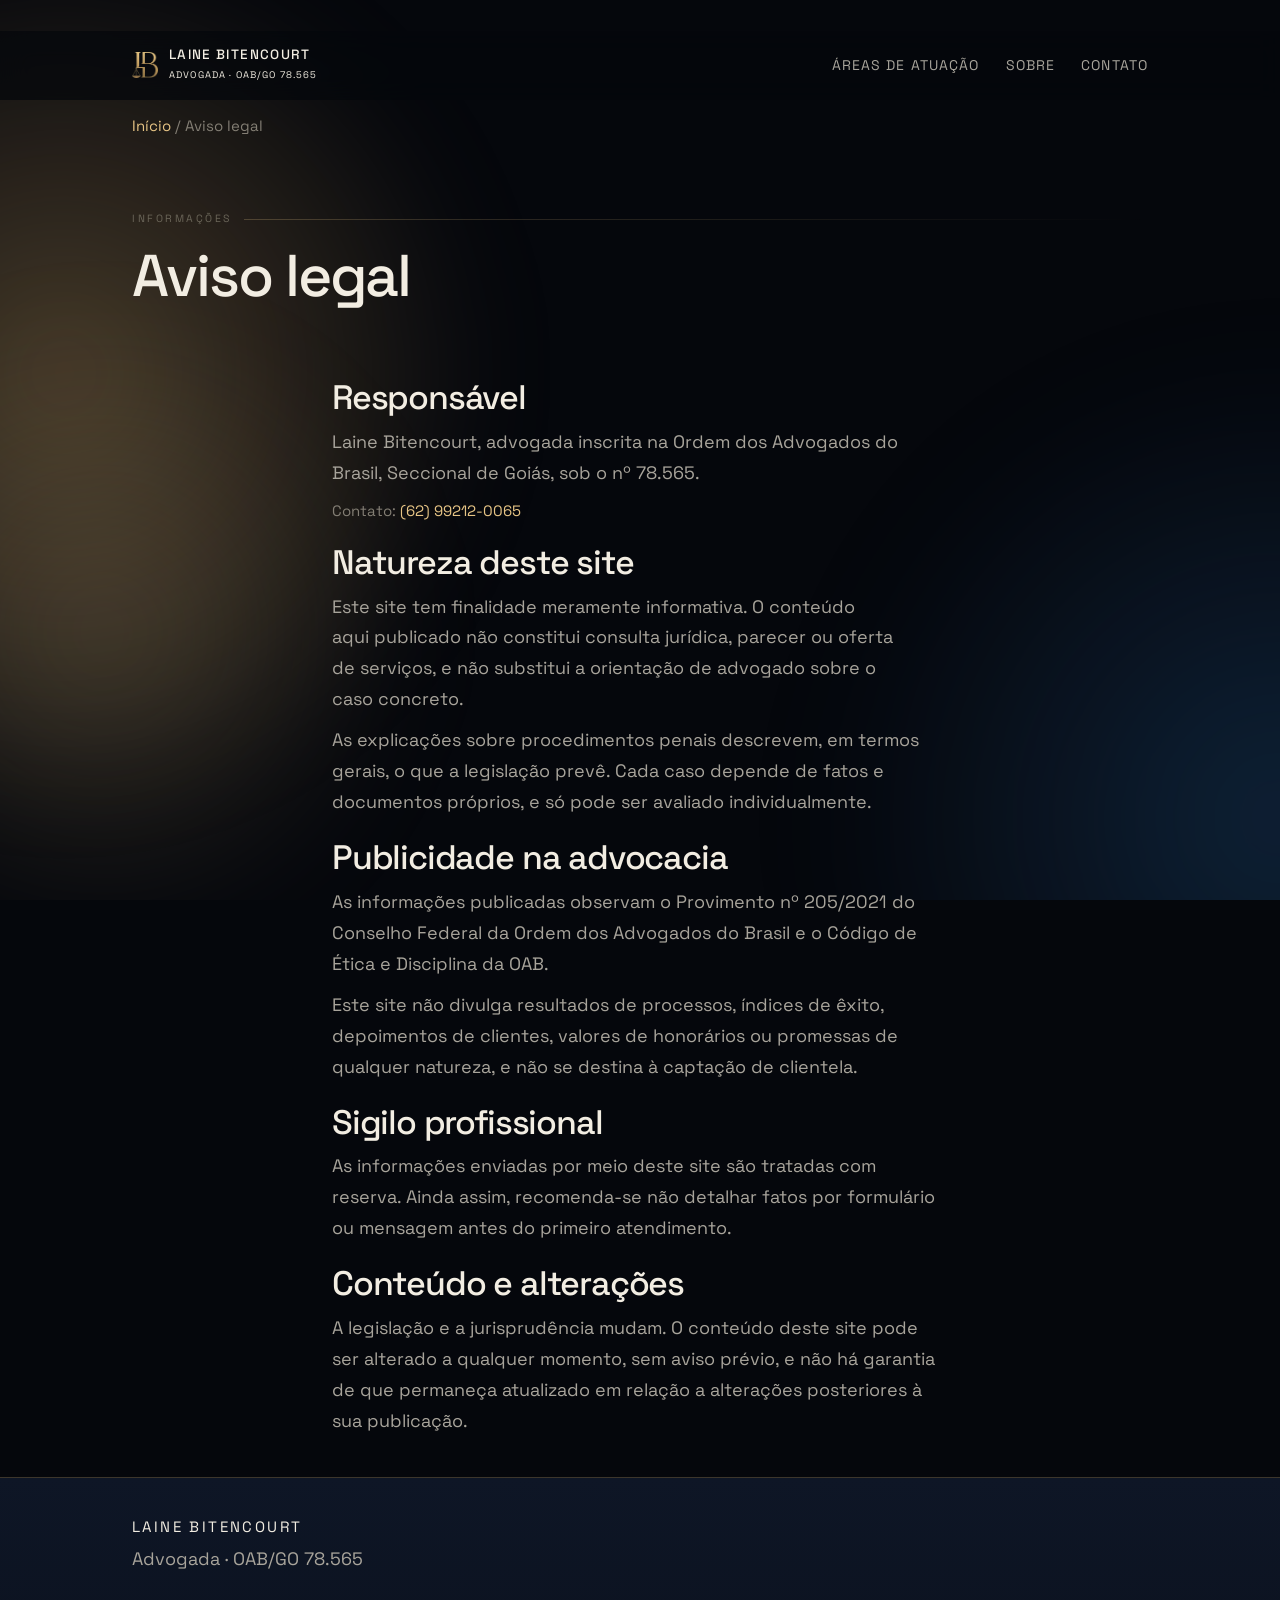
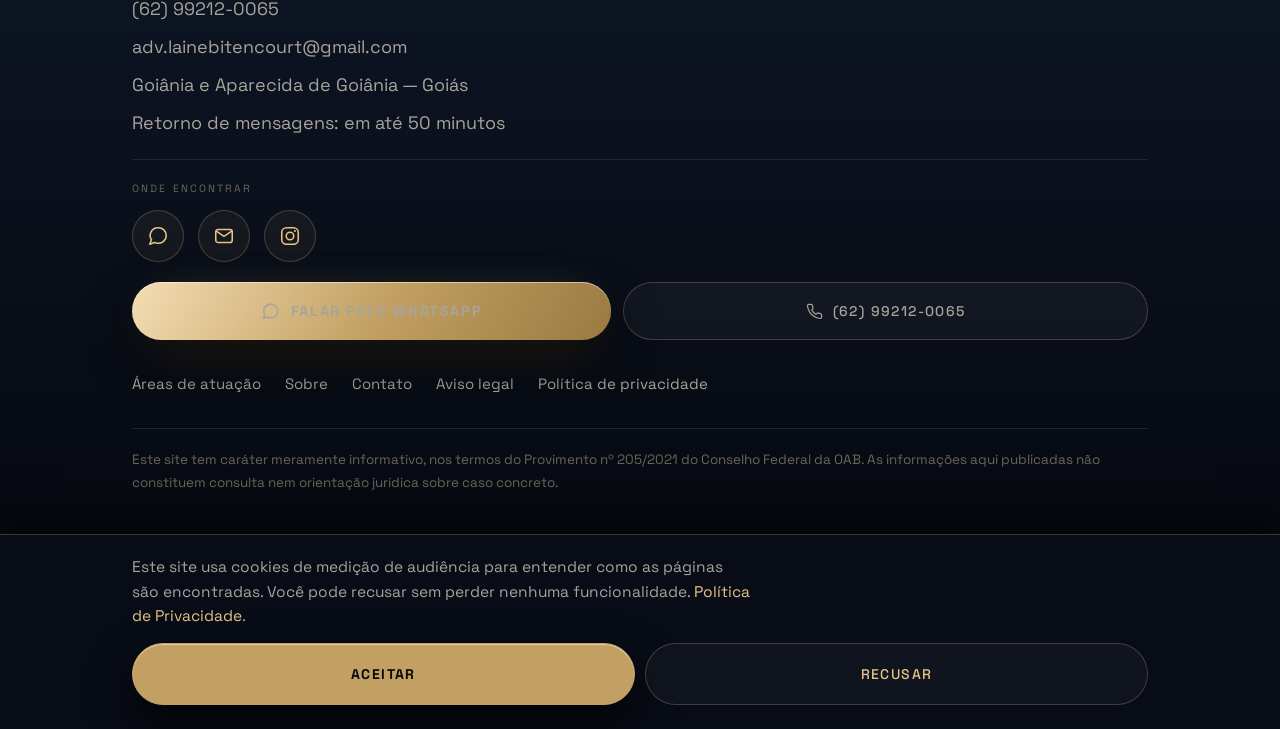
<file: aviso-legal/index.html>
<!doctype html>
<html lang="pt-BR">
<head>
<meta charset="utf-8">
<meta name="theme-color" content="#05070C">
<meta name="viewport" content="width=device-width, initial-scale=1">
<title>Aviso legal — Laine Bitencourt</title>
<meta name="description" content="Identificação profissional, natureza informativa do site e observância do Provimento nº 205/2021 da OAB.">
<link rel="canonical" href="https://lainebitencourt.com.br/aviso-legal/">
<meta property="og:type" content="website">
<meta property="og:url" content="https://lainebitencourt.com.br/aviso-legal/">
<meta property="og:title" content="Aviso legal — Laine Bitencourt">
<meta property="og:description" content="Identificação profissional, natureza informativa do site e observância do Provimento nº 205/2021 da OAB.">
<meta property="og:locale" content="pt_BR">
<link rel="icon" href="/assets/img/favicon.svg" type="image/svg+xml">
<link rel="preload" href="/assets/fonts/space-grotesk-500.woff2" as="font" type="font/woff2" crossorigin>
<link rel="preload" href="/assets/fonts/space-grotesk-400.woff2" as="font" type="font/woff2" crossorigin>
<link rel="preload" href="/assets/fonts/cormorant-500.woff2" as="font" type="font/woff2" crossorigin>
<link rel="preload" href="/assets/fonts/space-grotesk-700.woff2" as="font" type="font/woff2" crossorigin>
<link rel="stylesheet" href="/assets/css/site.css?v=1d3cade5">
<script>document.documentElement.classList.add('js');</script>
<script src="/assets/js/consent.js?v=3020362d"></script>
</head>
<body>
<div class="field" aria-hidden="true"><span class="a1"></span><span class="a2"></span><span class="a3"></span></div>

<a class="skip" href="#main">Ir para o conteúdo</a>

<header class="hd">
  <div class="wrap hd__in">
    <a class="brand" href="/" style="flex-direction:row;align-items:center;gap:11px;">
      <picture><source srcset="/assets/img/lb-monograma.avif" type="image/avif"><source srcset="/assets/img/lb-monograma.webp" type="image/webp"><img src="/assets/img/lb-monograma.png" alt="" width="30" height="31" decoding="async" style="display:block;flex-shrink:0;"></picture>
      <span style="display:flex;flex-direction:column;gap:1px;">
        <span class="brand__n">Laine Bitencourt</span>
        <span class="brand__o">Advogada · OAB/GO 78.565</span>
      </span>
    </a>
    <button class="navbtn" type="button" aria-expanded="false" aria-controls="nav">
      <span></span><span></span><span></span>
      <span class="sr-only">Abrir menu</span>
    </button>
    <nav class="nav" id="nav" aria-label="Principal">
      <ul>
        <li><a href="/atuacao/">Áreas de atuação</a></li>
        <li><a href="/sobre/">Sobre</a></li>
        <li><a href="/contato/">Contato</a></li>
      </ul>
    </nav>
  </div>
</header>

<main id="main">
  <nav class="wrap" aria-label="Trilha" style="padding-top:14px;">
    <p class="small"><a href="/">Início</a> / Aviso legal</p>
  </nav>

  <section class="wrap sec stack" style="gap:16px;">
    <p data-reveal class="eyebrow">Informações</p>
    <h1 data-reveal>Aviso legal</h1>
  </section>

  <section class="wrap sec stack" style="gap:22px;max-width:680px;padding-bottom:40px;">

    <div class="stack" style="gap:10px;">
      <h2 data-reveal>Responsável</h2>
      <p>Laine Bitencourt, advogada inscrita na Ordem dos Advogados do Brasil,
      Seccional de Goiás, sob o nº 78.565.</p>
      <p class="small">Contato: <a href="tel:+5562992120065" data-contato="telefone" data-local="bloco_contato">(62) 99212-0065</a></p>
    </div>

    <div class="stack" style="gap:10px;">
      <h2 data-reveal>Natureza deste site</h2>
      <p>Este site tem finalidade meramente informativa. O conteúdo aqui
      publicado não constitui consulta jurídica, parecer ou oferta de serviços,
      e não substitui a orientação de advogado sobre o caso concreto.</p>
      <p>As explicações sobre procedimentos penais descrevem, em termos gerais,
      o que a legislação prevê. Cada caso depende de fatos e documentos
      próprios, e só pode ser avaliado individualmente.</p>
    </div>

    <div class="stack" style="gap:10px;">
      <h2 data-reveal>Publicidade na advocacia</h2>
      <p>As informações publicadas observam o Provimento nº 205/2021 do
      Conselho Federal da Ordem dos Advogados do Brasil e o Código de Ética e
      Disciplina da OAB.</p>
      <p>Este site não divulga resultados de processos, índices de êxito,
      depoimentos de clientes, valores de honorários ou promessas de qualquer
      natureza, e não se destina à captação de clientela.</p>
    </div>

    <div class="stack" style="gap:10px;">
      <h2 data-reveal>Sigilo profissional</h2>
      <p>As informações enviadas por meio deste site são tratadas com reserva.
      Ainda assim, recomenda-se não detalhar fatos por formulário ou mensagem
      antes do primeiro atendimento.</p>
    </div>

    <div class="stack" style="gap:10px;">
      <h2 data-reveal>Conteúdo e alterações</h2>
      <p>A legislação e a jurisprudência mudam. O conteúdo deste site pode ser
      alterado a qualquer momento, sem aviso prévio, e não há garantia de que
      permaneça atualizado em relação a alterações posteriores à sua
      publicação.</p>
    </div>

  </section>

</main>

<footer class="ft lazy">
  <div class="wrap ft__in">
    <div class="stack" style="gap:4px;">
      <p class="ft__n">Laine Bitencourt</p>
      <p>Advogada · OAB/GO 78.565</p>
    </div>
    <div class="stack" style="gap:7px;">
      <p><a href="tel:+5562992120065" data-contato="telefone" data-local="rodape">(62) 99212-0065</a></p>
      <p><a href="mailto:adv.lainebitencourt@gmail.com" data-contato="email" data-local="rodape">adv.lainebitencourt@gmail.com</a></p>
      <p>Goiânia e Aparecida de Goiânia — Goiás</p>
      <p>Retorno de mensagens: em até 50 minutos</p>
    </div>
    <div class="ft__rule"></div>
    <div class="stack" style="gap:12px;">
      <span class="social__h">Onde encontrar</span>
      <div class="social">
        <a href="https://wa.me/5562992120065?text=Ol%C3%A1%2C%20preciso%20de%20um%20atendimento" target="_blank" rel="noopener" data-contato="whatsapp" data-local="rodape" aria-label="WhatsApp (62) 99212-0065">
          <svg width="22" height="22" viewBox="0 0 24 24" fill="none" stroke="currentColor" stroke-width="1.7" stroke-linecap="round" stroke-linejoin="round" aria-hidden="true"><path d="M21 11.5a8.4 8.4 0 0 1-9 8.4 8.9 8.9 0 0 1-3.9-.9L3 21l1.9-4.9A8.4 8.4 0 0 1 12 3a8.4 8.4 0 0 1 9 8.5Z"/></svg>
        </a>
        <a href="mailto:adv.lainebitencourt@gmail.com" data-contato="email" data-local="rodape" aria-label="E-mail adv.lainebitencourt@gmail.com">
          <svg width="22" height="22" viewBox="0 0 24 24" fill="none" stroke="currentColor" stroke-width="1.7" stroke-linecap="round" stroke-linejoin="round" aria-hidden="true"><rect x="3" y="5" width="18" height="14" rx="2.5"/><path d="M3.6 6.6l8.4 5.9 8.4-5.9"/></svg>
        </a>
        <a href="https://www.instagram.com/lainebitencourt.adv/" rel="me noopener" target="_blank" aria-label="Instagram @lainebitencourt.adv">
          <svg width="22" height="22" viewBox="0 0 24 24" fill="none" stroke="currentColor" stroke-width="1.7" stroke-linecap="round" stroke-linejoin="round" aria-hidden="true"><rect x="3" y="3" width="18" height="18" rx="5.2"/><circle cx="12" cy="12" r="4.1"/><circle cx="17.4" cy="6.6" r="1.15" fill="currentColor" stroke="none"/></svg>
        </a>
      </div>
    </div>
        <div class="ft__cta">
      <span class="cta"><a class="cta__b" href="https://wa.me/5562992120065?text=Ol%C3%A1%2C%20preciso%20de%20um%20atendimento" target="_blank" rel="noopener" data-contato="whatsapp" data-local="rodape"><svg width="19" height="19" viewBox="0 0 24 24" fill="none" stroke="currentColor" stroke-width="1.9" stroke-linecap="round" stroke-linejoin="round" aria-hidden="true"><path d="M21 11.5a8.4 8.4 0 0 1-9 8.4 8.9 8.9 0 0 1-3.9-.9L3 21l1.9-4.9A8.4 8.4 0 0 1 12 3a8.4 8.4 0 0 1 9 8.5Z"/></svg> Falar pelo WhatsApp</a></span>
      <a class="btn-ghost" href="tel:+5562992120065" data-contato="telefone" data-local="rodape"><svg width="17" height="17" viewBox="0 0 24 24" fill="none" stroke="currentColor" stroke-width="1.7" stroke-linecap="round" stroke-linejoin="round" aria-hidden="true"><path d="M22 16.9v3a2 2 0 0 1-2.2 2 19.8 19.8 0 0 1-8.6-3.1 19.5 19.5 0 0 1-6-6A19.8 19.8 0 0 1 2.1 4.2 2 2 0 0 1 4.1 2h3a2 2 0 0 1 2 1.7 12.8 12.8 0 0 0 .7 2.7 2 2 0 0 1-.5 2.1L8.1 9.9a16 16 0 0 0 6 6l1.4-1.2a2 2 0 0 1 2.1-.5c.9.3 1.8.6 2.7.7a2 2 0 0 1 1.7 2Z"/></svg> (62) 99212-0065</a>
    </div>
    <nav class="ft__nav" aria-label="Rodapé">
      <a href="/atuacao/">Áreas de atuação</a>
      <a href="/sobre/">Sobre</a>
      <a href="/contato/">Contato</a>
      <a href="/aviso-legal/">Aviso legal</a>
      <a href="/politica-de-privacidade/">Política de privacidade</a>
    </nav>
    <div class="ft__rule"></div>
    <p class="ft__legal">Este site tem caráter meramente informativo, nos termos do Provimento nº 205/2021 do Conselho Federal da OAB. As informações aqui publicadas não constituem consulta nem orientação jurídica sobre caso concreto.</p>
  </div>
</footer>
<script src="/assets/js/site.js?v=5f118c10" defer></script>
</body>
</html>
</file>
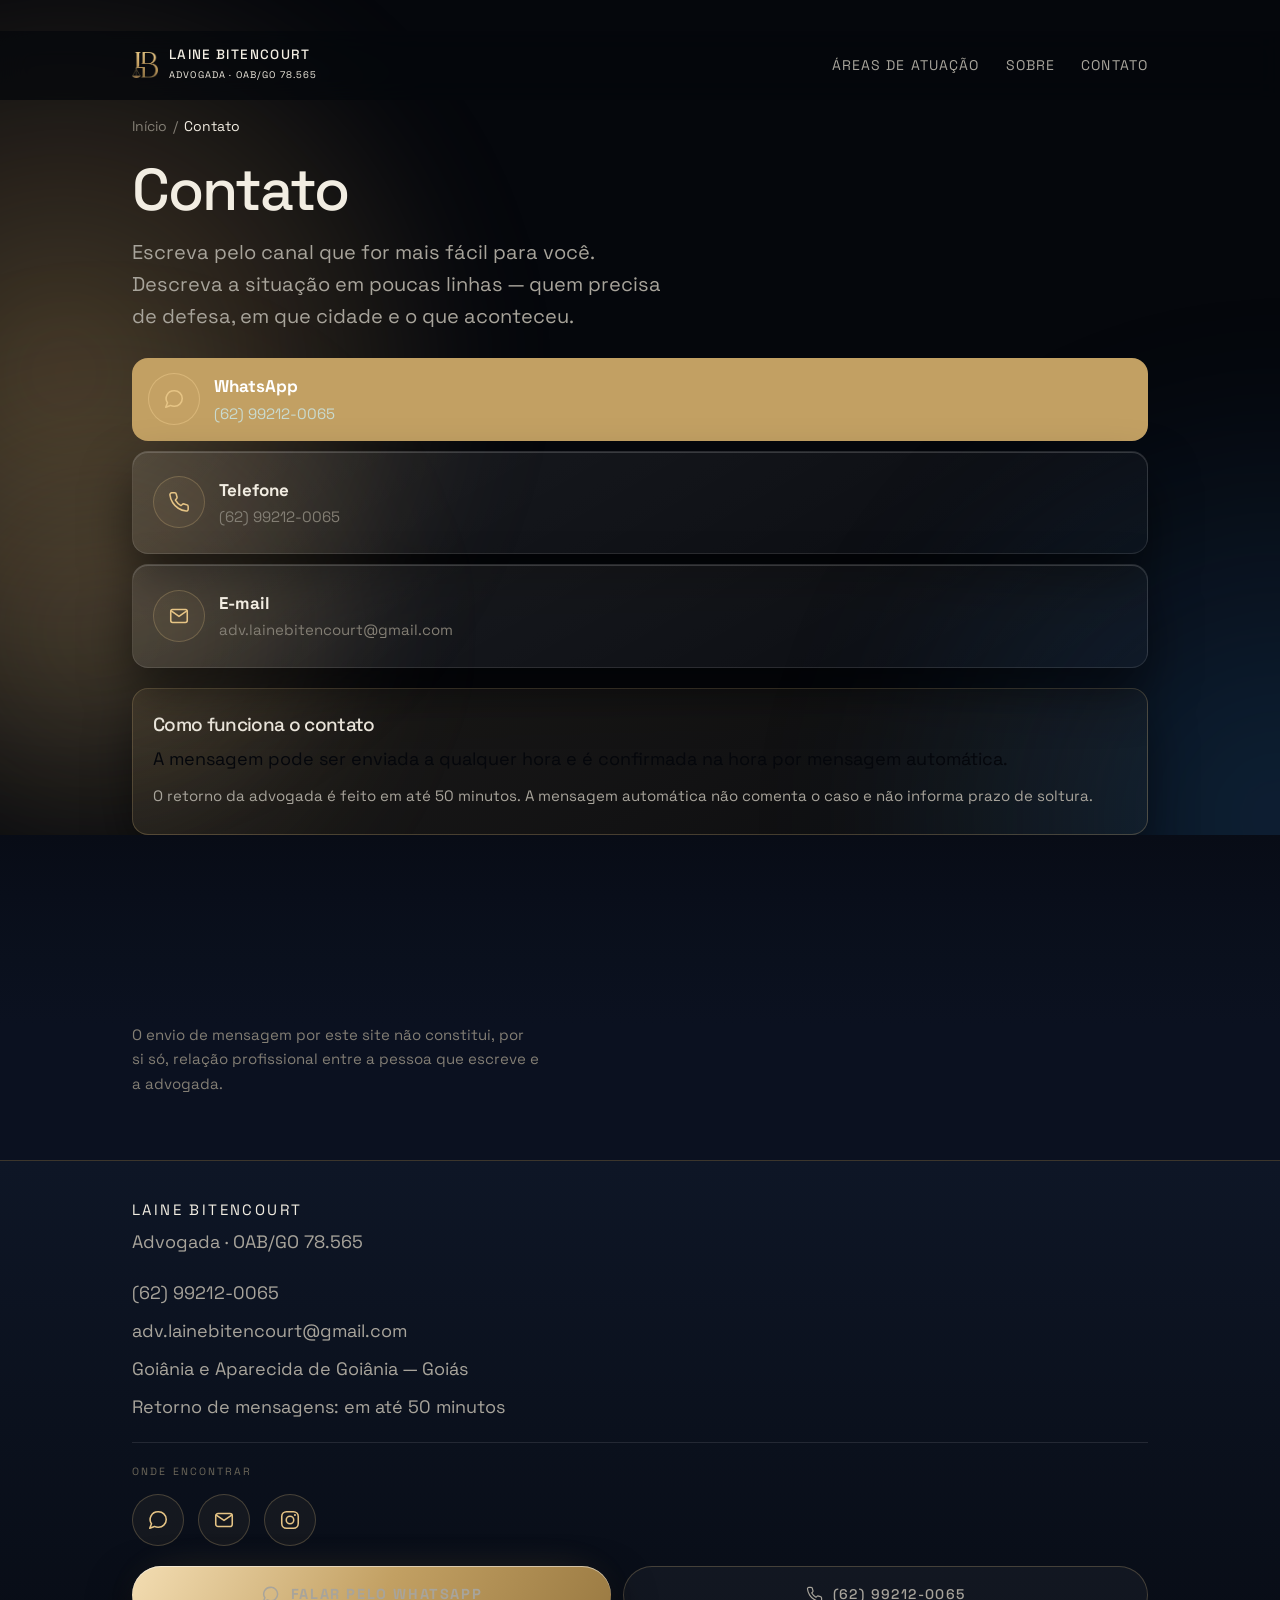
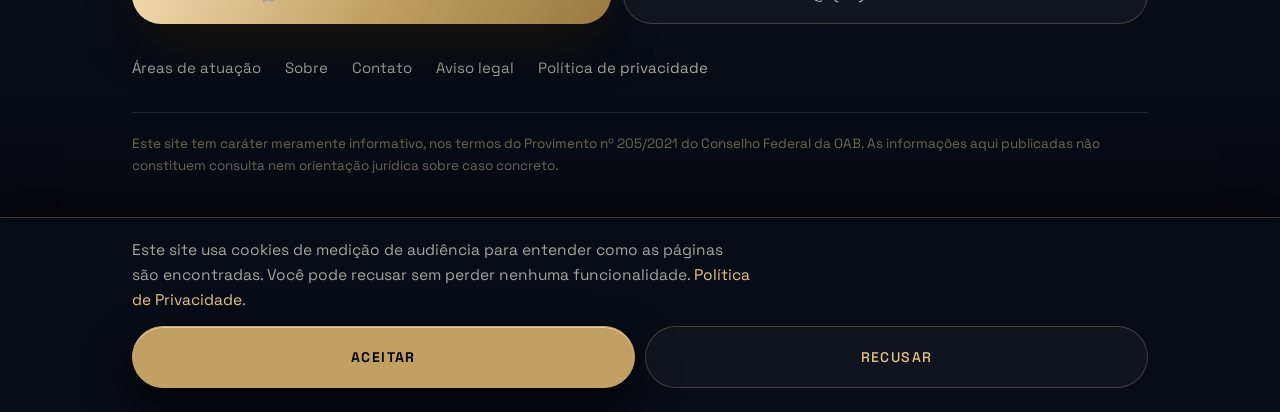
<file: contato/index.html>
<!doctype html>
<html lang="pt-BR">
<head>
<meta charset="utf-8">
<meta name="theme-color" content="#05070C">
<meta name="viewport" content="width=device-width, initial-scale=1">
<title>Contato — Laine Bitencourt, advogada criminalista</title>
<meta name="description" content="Canais de contato com a advogada Laine Bitencourt, OAB/GO 78.565. WhatsApp e telefone. Atendimento em matéria penal em Goiânia e Aparecida de Goiânia.">
<link rel="canonical" href="https://lainebitencourt.com.br/contato/">
<meta property="og:type" content="website">
<meta property="og:url" content="https://lainebitencourt.com.br/contato/">
<meta property="og:title" content="Contato — Laine Bitencourt, advogada criminalista">
<meta property="og:description" content="WhatsApp e telefone. Atendimento em matéria penal em Goiânia e Aparecida de Goiânia.">
<meta property="og:image" content="https://lainebitencourt.com.br/assets/img/og-default.jpg">
<meta property="og:locale" content="pt_BR">
<link rel="icon" href="/assets/img/favicon.svg" type="image/svg+xml">
<link rel="preload" href="/assets/fonts/space-grotesk-500.woff2" as="font" type="font/woff2" crossorigin>
<link rel="preload" href="/assets/fonts/space-grotesk-400.woff2" as="font" type="font/woff2" crossorigin>
<link rel="preload" href="/assets/fonts/cormorant-500.woff2" as="font" type="font/woff2" crossorigin>
<link rel="preload" href="/assets/fonts/space-grotesk-700.woff2" as="font" type="font/woff2" crossorigin>
<link rel="stylesheet" href="/assets/css/site.css?v=1d3cade5">
<script>document.documentElement.classList.add('js');</script>
<script src="/assets/js/consent.js?v=3020362d"></script>
</head>
<body>
<div class="field" aria-hidden="true"><span class="a1"></span><span class="a2"></span><span class="a3"></span></div>

<a class="skip" href="#main">Ir para o conteúdo</a>

<header class="hd">
  <div class="wrap hd__in">
    <a class="brand" href="/" style="flex-direction:row;align-items:center;gap:11px;"><picture><source srcset="/assets/img/lb-monograma.avif" type="image/avif"><source srcset="/assets/img/lb-monograma.webp" type="image/webp"><img src="/assets/img/lb-monograma.png" alt="" width="30" height="31" decoding="async" style="display:block;flex-shrink:0;"></picture><span style="display:flex;flex-direction:column;gap:1px;"><span class="brand__n">Laine Bitencourt</span><span class="brand__o">Advogada · OAB/GO 78.565</span></span></a>
    <button class="navbtn" type="button" aria-expanded="false" aria-controls="nav"><span></span><span></span><span></span><span class="sr-only">Abrir menu</span></button>
    <nav class="nav" id="nav" aria-label="Principal">
      <ul><li><a href="/atuacao/">Áreas de atuação</a></li><li><a href="/sobre/">Sobre</a></li><li><a href="/contato/" aria-current="page">Contato</a></li></ul>
    </nav>
  </div>
</header>

<main id="main">
  <nav class="wrap" aria-label="Trilha" style="padding-top:14px;">
    <ol style="display:flex;gap:6px;list-style:none;margin:0;padding:0;font-size:14px;color:var(--ink-3);">
      <li><a href="/" style="color:var(--ink-3);">Início</a></li><li aria-hidden="true">/</li><li aria-current="page" style="color:var(--ink);">Contato</li>
    </ol>
  </nav>

  <div class="wrap stack" style="gap:14px;padding-top:20px;">
    <h1 data-reveal>Contato</h1>
    <p class="lede prose" data-reveal>Escreva pelo canal que for mais fácil para você. Descreva a situação em poucas linhas — quem precisa de defesa, em que cidade e o que aconteceu.</p>
  </div>

  <section class="wrap" style="padding-top:26px;">
    <h2 class="sr-only">Canais de contato</h2>
    <ul class="stack" style="gap:10px;">
      <li data-reveal><a href="https://wa.me/5562992120065?text=Ol%C3%A1%2C%20preciso%20de%20um%20atendimento" target="_blank" rel="noopener" data-contato="whatsapp" data-local="bloco_contato" style="display:flex;align-items:center;gap:14px;min-height:64px;padding:14px 16px;background:var(--accent);border-radius:var(--radius);color:#fff;">
        <span class="ico" style="border-color:rgba(230,196,133,.6);color:#E6C485;"><svg width="22" height="22" viewBox="0 0 24 24" fill="none" stroke="currentColor" stroke-width="1.7" stroke-linecap="round" stroke-linejoin="round"  aria-hidden="true"><path d="M21 11.5a8.4 8.4 0 0 1-9 8.4 8.9 8.9 0 0 1-3.9-.9L3 21l1.9-4.9A8.4 8.4 0 0 1 12 3a8.4 8.4 0 0 1 9 8.5Z"/></svg></span>
        <span><span style="display:block;font-size:17px;font-weight:600;">WhatsApp</span><span style="display:block;font-size:15px;color:#C9DACF;">(62) 99212-0065</span></span>
      </a></li>
      <li data-reveal><a class="card" href="tel:+5562992120065" data-contato="telefone" data-local="bloco_contato" style="display:flex;align-items:center;gap:14px;min-height:64px;color:var(--ink);">
        <span class="ico"><svg width="22" height="22" viewBox="0 0 24 24" fill="none" stroke="currentColor" stroke-width="1.7" stroke-linecap="round" stroke-linejoin="round"  aria-hidden="true"><path d="M22 16.9v3a2 2 0 0 1-2.2 2 19.8 19.8 0 0 1-8.6-3.1 19.5 19.5 0 0 1-6-6A19.8 19.8 0 0 1 2.1 4.2 2 2 0 0 1 4.1 2h3a2 2 0 0 1 2 1.7c.1.9.4 1.8.7 2.7a2 2 0 0 1-.5 2.1L8.1 9.9a16 16 0 0 0 6 6l1.4-1.2a2 2 0 0 1 2.1-.5c.9.3 1.8.6 2.7.7a2 2 0 0 1 1.7 2Z"/></svg></span>
        <span><span style="display:block;font-size:17px;font-weight:600;">Telefone</span><span class="small" style="display:block;">(62) 99212-0065</span></span>
      </a></li>
      <li data-reveal><a class="card" href="mailto:adv.lainebitencourt@gmail.com" data-contato="email" data-local="bloco_contato" style="display:flex;align-items:center;gap:14px;min-height:64px;color:var(--ink);">
        <span class="ico"><svg width="22" height="22" viewBox="0 0 24 24" fill="none" stroke="currentColor" stroke-width="1.7" stroke-linecap="round" stroke-linejoin="round" aria-hidden="true"><rect x="3" y="5" width="18" height="14" rx="2"/><path d="M3.5 6.5l8.5 6 8.5-6"/></svg></span>
        <span><span style="display:block;font-size:17px;font-weight:600;">E-mail</span><span class="small" style="display:block;">adv.lainebitencourt@gmail.com</span></span>
      </a></li>
    </ul>
  </section>

  <section class="wrap" style="padding-top:20px;">
    <div class="soft stack" style="gap:9px;" data-reveal>
      <h2 style="font-size:19px;">Como funciona o contato</h2>
      <p style="color:var(--accent-deep);">A mensagem pode ser enviada a qualquer hora e é confirmada na hora por mensagem automática.</p>
      <p class="small">O retorno da advogada é feito em até 50 minutos. A mensagem automática não comenta o caso e não informa prazo de soltura.</p>
    </div>
  </section>

  <!-- Secao "Enviar uma mensagem" retirada em 27/08/2026.
       BLOQUEADOR B-6: o formulario nao tem destino. O endpoint que veio com o
       template (formspree.io/f/xyzpkkgl) e de terceiro nao identificado e nao
       pode voltar — descricoes de casos criminais nao vao para a caixa de
       entrada de um desconhecido. Um formulario que sempre falha e pior do que
       nenhum para quem esta em crise, entao a secao sai ate existir um destino
       sob controle da Laine. Marcacao preservada no historico do git. -->

  <div class="fuse fuse--12" aria-hidden="true"></div>
    <section class="z2 lazy" style="padding-block:0 clamp(40px,11vw,64px);">
    <div class="wrap stack" style="gap:10px;">
      <h2 style="font-size:21px;">Identificação profissional</h2>
      <div class="stack" style="gap:6px;color:var(--ink-2);">
        <p><strong style="color:var(--ink);font-weight:600;">Laine Bitencourt</strong></p>
        <p>Advogada · OAB/GO 78.565</p>
        <p>Atendimento em Goiânia e Aparecida de Goiânia, Goiás</p>
      </div>
      <p class="small prose">O envio de mensagem por este site não constitui, por si só, relação profissional entre a pessoa que escreve e a advogada.</p>
    </div>
  </section>
</main>

<footer class="ft lazy">
  <div class="wrap ft__in">
    <div class="stack" style="gap:4px;"><p class="ft__n">Laine Bitencourt</p><p>Advogada · OAB/GO 78.565</p></div>
    <div class="stack" style="gap:7px;">
      <p><a href="tel:+5562992120065" data-contato="telefone" data-local="rodape">(62) 99212-0065</a></p>
      <p><a href="mailto:adv.lainebitencourt@gmail.com" data-contato="email" data-local="rodape">adv.lainebitencourt@gmail.com</a></p>
      <p>Goiânia e Aparecida de Goiânia — Goiás</p>
      <p>Retorno de mensagens: em até 50 minutos</p>
    </div>
    <div class="ft__rule"></div>
    <div class="stack" style="gap:12px;">
      <span class="social__h">Onde encontrar</span>
      <div class="social">
        <a href="https://wa.me/5562992120065?text=Ol%C3%A1%2C%20preciso%20de%20um%20atendimento" target="_blank" rel="noopener" data-contato="whatsapp" data-local="rodape" aria-label="WhatsApp (62) 99212-0065">
          <svg width="22" height="22" viewBox="0 0 24 24" fill="none" stroke="currentColor" stroke-width="1.7" stroke-linecap="round" stroke-linejoin="round" aria-hidden="true"><path d="M21 11.5a8.4 8.4 0 0 1-9 8.4 8.9 8.9 0 0 1-3.9-.9L3 21l1.9-4.9A8.4 8.4 0 0 1 12 3a8.4 8.4 0 0 1 9 8.5Z"/></svg>
        </a>
        <a href="mailto:adv.lainebitencourt@gmail.com" data-contato="email" data-local="rodape" aria-label="E-mail adv.lainebitencourt@gmail.com">
          <svg width="22" height="22" viewBox="0 0 24 24" fill="none" stroke="currentColor" stroke-width="1.7" stroke-linecap="round" stroke-linejoin="round" aria-hidden="true"><rect x="3" y="5" width="18" height="14" rx="2.5"/><path d="M3.6 6.6l8.4 5.9 8.4-5.9"/></svg>
        </a>
        <a href="https://www.instagram.com/lainebitencourt.adv/" rel="me noopener" target="_blank" aria-label="Instagram @lainebitencourt.adv">
          <svg width="22" height="22" viewBox="0 0 24 24" fill="none" stroke="currentColor" stroke-width="1.7" stroke-linecap="round" stroke-linejoin="round" aria-hidden="true"><rect x="3" y="3" width="18" height="18" rx="5.2"/><circle cx="12" cy="12" r="4.1"/><circle cx="17.4" cy="6.6" r="1.15" fill="currentColor" stroke="none"/></svg>
        </a>
      </div>
    </div>
        <div class="ft__cta">
      <span class="cta"><a class="cta__b" href="https://wa.me/5562992120065?text=Ol%C3%A1%2C%20preciso%20de%20um%20atendimento" target="_blank" rel="noopener" data-contato="whatsapp" data-local="rodape"><svg width="19" height="19" viewBox="0 0 24 24" fill="none" stroke="currentColor" stroke-width="1.9" stroke-linecap="round" stroke-linejoin="round" aria-hidden="true"><path d="M21 11.5a8.4 8.4 0 0 1-9 8.4 8.9 8.9 0 0 1-3.9-.9L3 21l1.9-4.9A8.4 8.4 0 0 1 12 3a8.4 8.4 0 0 1 9 8.5Z"/></svg> Falar pelo WhatsApp</a></span>
      <a class="btn-ghost" href="tel:+5562992120065" data-contato="telefone" data-local="rodape"><svg width="17" height="17" viewBox="0 0 24 24" fill="none" stroke="currentColor" stroke-width="1.7" stroke-linecap="round" stroke-linejoin="round" aria-hidden="true"><path d="M22 16.9v3a2 2 0 0 1-2.2 2 19.8 19.8 0 0 1-8.6-3.1 19.5 19.5 0 0 1-6-6A19.8 19.8 0 0 1 2.1 4.2 2 2 0 0 1 4.1 2h3a2 2 0 0 1 2 1.7 12.8 12.8 0 0 0 .7 2.7 2 2 0 0 1-.5 2.1L8.1 9.9a16 16 0 0 0 6 6l1.4-1.2a2 2 0 0 1 2.1-.5c.9.3 1.8.6 2.7.7a2 2 0 0 1 1.7 2Z"/></svg> (62) 99212-0065</a>
    </div>
    <nav class="ft__nav" aria-label="Rodapé">
      <a href="/atuacao/">Áreas de atuação</a><a href="/sobre/">Sobre</a><a href="/contato/">Contato</a><a href="/aviso-legal/">Aviso legal</a><a href="/politica-de-privacidade/">Política de privacidade</a>
    </nav>
    <div class="ft__rule"></div>
    <p class="ft__legal">Este site tem caráter meramente informativo, nos termos do Provimento nº 205/2021 do Conselho Federal da OAB. As informações aqui publicadas não constituem consulta nem orientação jurídica sobre caso concreto.</p>
  </div>
</footer>

<nav class="bar" aria-label="Contato rápido">
  <a class="w" href="https://wa.me/5562992120065?text=Ol%C3%A1%2C%20preciso%20de%20um%20atendimento" target="_blank" rel="noopener" data-contato="whatsapp" data-local="barra_fixa_mobile">WhatsApp</a>
  <a class="t" href="tel:+5562992120065" data-contato="telefone" data-local="barra_fixa_mobile">Ligar</a>
</nav>

<script type="application/ld+json">
{"@context":"https://schema.org","@graph":[
 {"@type":"ContactPage","@id":"https://lainebitencourt.com.br/contato/#webpage","url":"https://lainebitencourt.com.br/contato/","name":"Contato — Laine Bitencourt, advogada criminalista","inLanguage":"pt-BR","about":{"@id":"https://lainebitencourt.com.br/#pratica"},"breadcrumb":{"@id":"https://lainebitencourt.com.br/contato/#breadcrumb"}},
 {"@type":"BreadcrumbList","@id":"https://lainebitencourt.com.br/contato/#breadcrumb","itemListElement":[
   {"@type":"ListItem","position":1,"name":"Início","item":"https://lainebitencourt.com.br/"},
   {"@type":"ListItem","position":2,"name":"Contato"}]}
]}
</script>
<script src="/assets/js/site.js?v=5f118c10" defer></script>
</body>
</html>
</file>
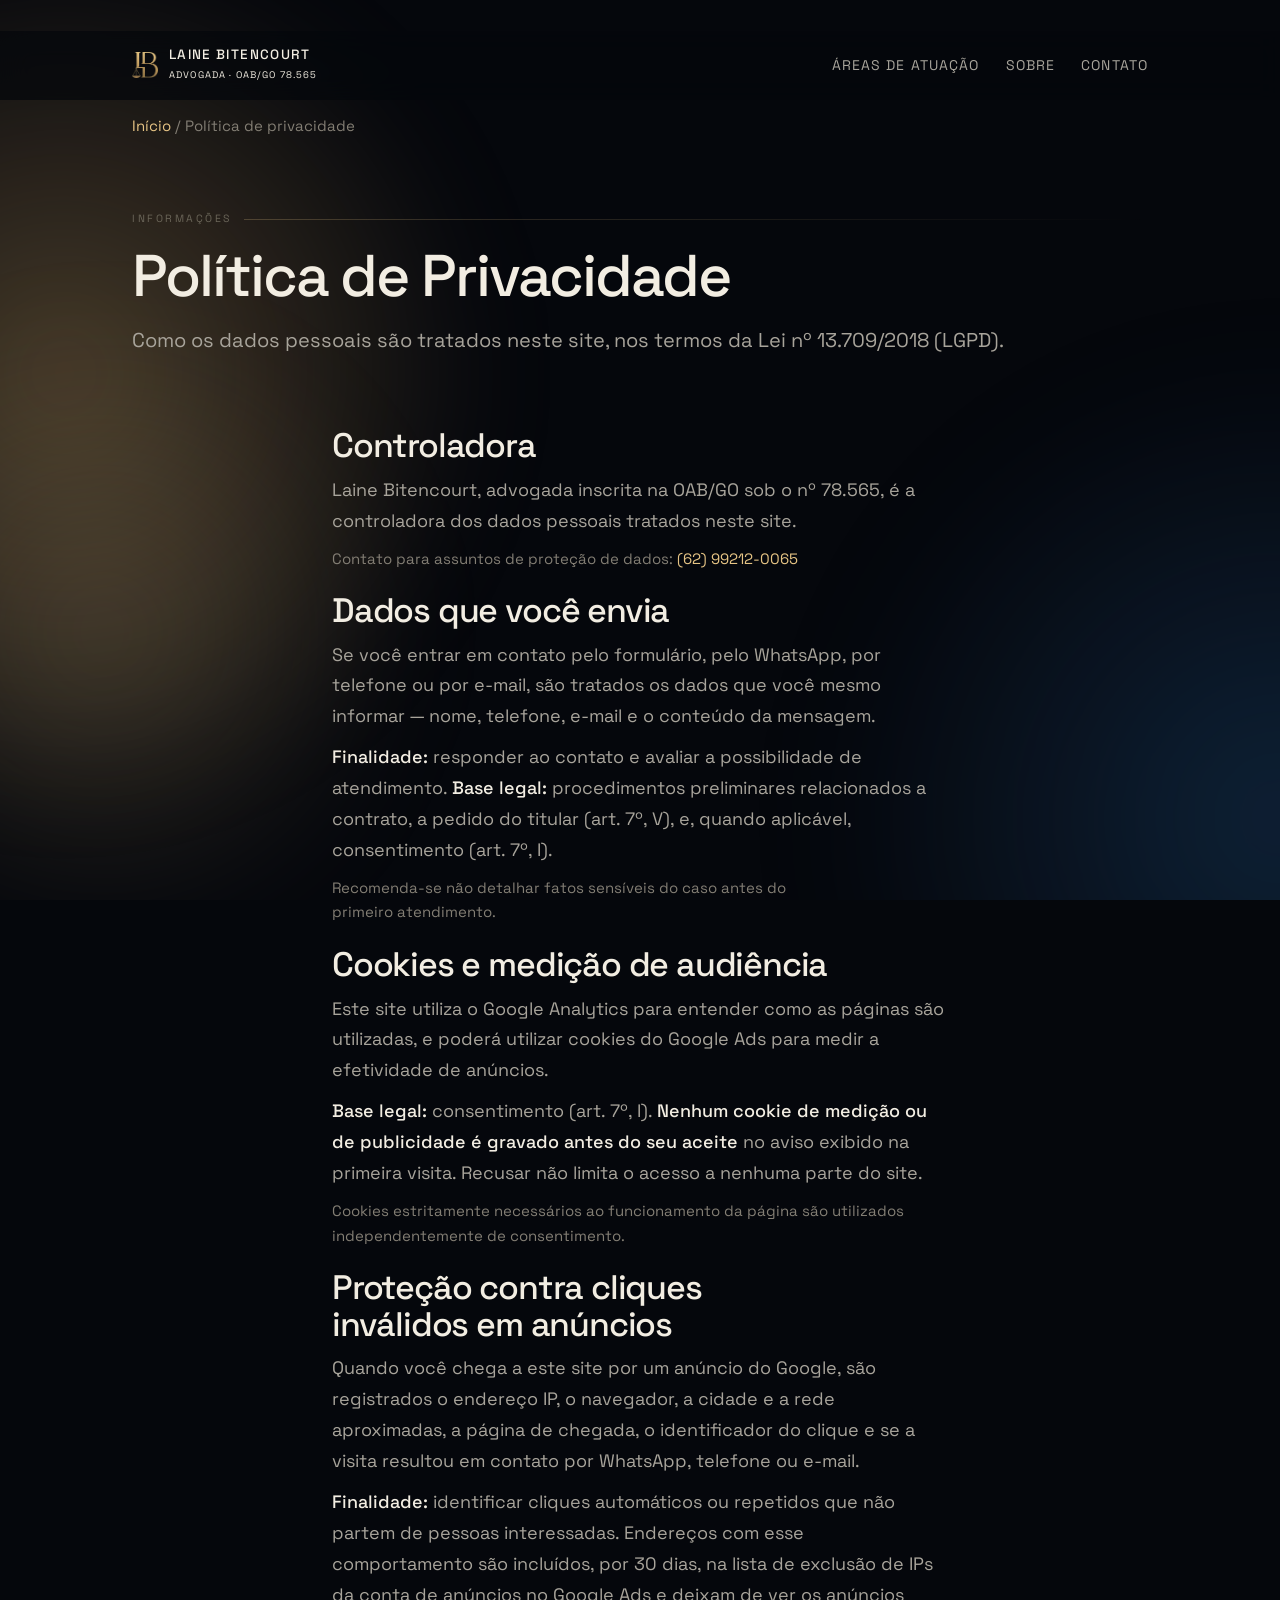
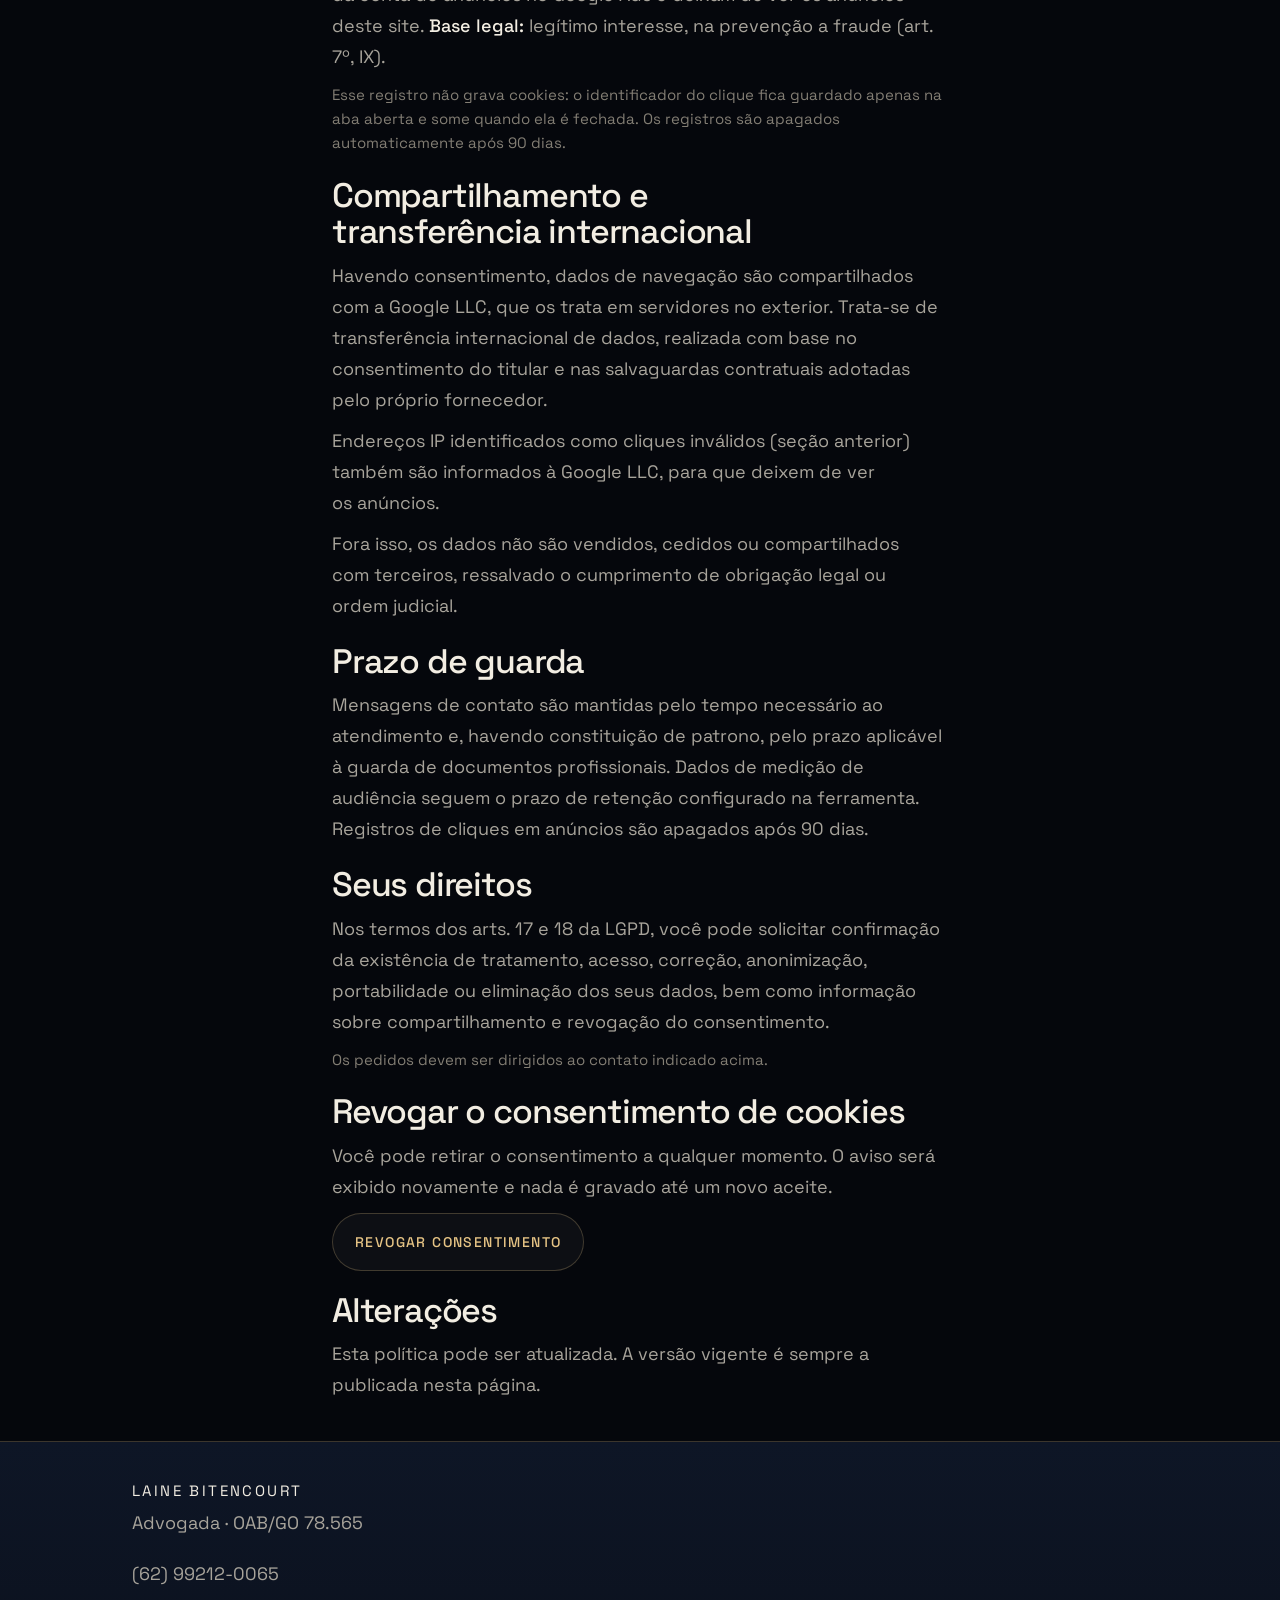
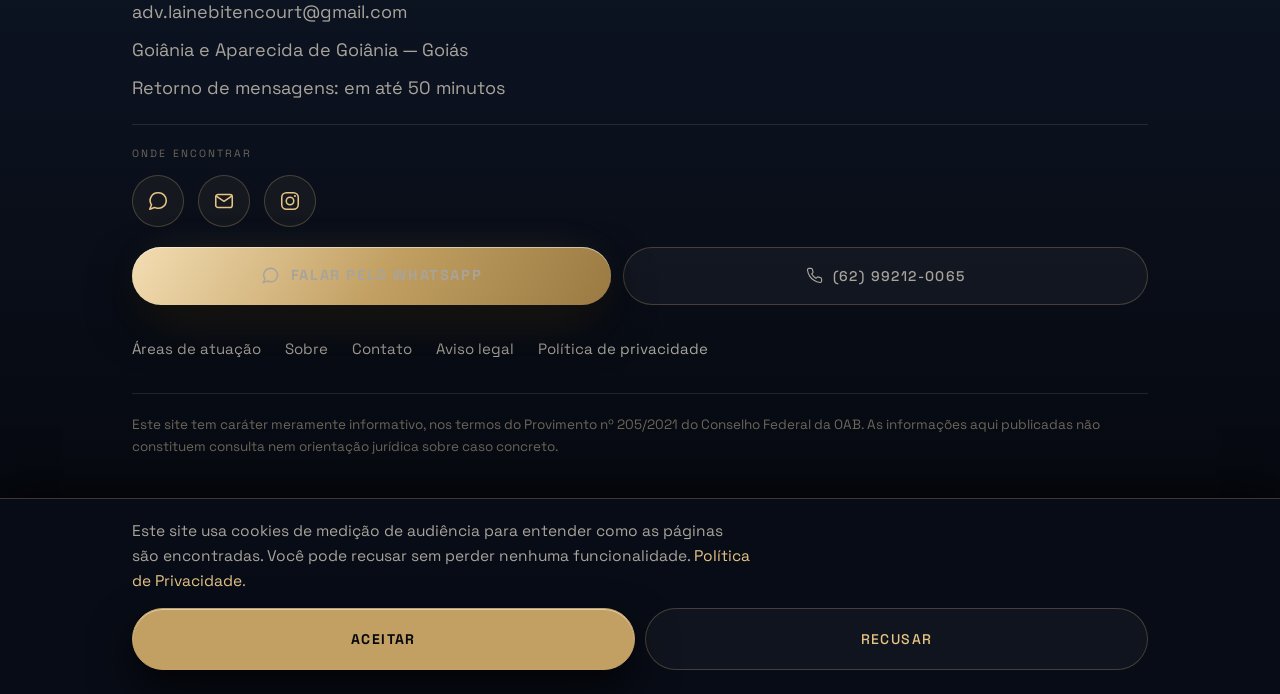
<file: politica-de-privacidade/index.html>
<!doctype html>
<html lang="pt-BR">
<head>
<meta charset="utf-8">
<meta name="theme-color" content="#05070C">
<meta name="viewport" content="width=device-width, initial-scale=1">
<title>Política de Privacidade — Laine Bitencourt</title>
<meta name="description" content="Como os dados pessoais são tratados neste site, nos termos da LGPD: finalidades, bases legais, cookies, compartilhamento e direitos do titular.">
<link rel="canonical" href="https://lainebitencourt.com.br/politica-de-privacidade/">
<meta property="og:type" content="website">
<meta property="og:url" content="https://lainebitencourt.com.br/politica-de-privacidade/">
<meta property="og:title" content="Política de Privacidade — Laine Bitencourt">
<meta property="og:description" content="Como os dados pessoais são tratados neste site, nos termos da LGPD: finalidades, bases legais, cookies, compartilhamento e direitos do titular.">
<meta property="og:locale" content="pt_BR">
<link rel="icon" href="/assets/img/favicon.svg" type="image/svg+xml">
<link rel="preload" href="/assets/fonts/space-grotesk-500.woff2" as="font" type="font/woff2" crossorigin>
<link rel="preload" href="/assets/fonts/space-grotesk-400.woff2" as="font" type="font/woff2" crossorigin>
<link rel="preload" href="/assets/fonts/cormorant-500.woff2" as="font" type="font/woff2" crossorigin>
<link rel="preload" href="/assets/fonts/space-grotesk-700.woff2" as="font" type="font/woff2" crossorigin>
<link rel="stylesheet" href="/assets/css/site.css?v=1d3cade5">
<script>document.documentElement.classList.add('js');</script>
<script src="/assets/js/consent.js?v=3020362d"></script>
</head>
<body>
<div class="field" aria-hidden="true"><span class="a1"></span><span class="a2"></span><span class="a3"></span></div>

<a class="skip" href="#main">Ir para o conteúdo</a>

<header class="hd">
  <div class="wrap hd__in">
    <a class="brand" href="/" style="flex-direction:row;align-items:center;gap:11px;">
      <picture><source srcset="/assets/img/lb-monograma.avif" type="image/avif"><source srcset="/assets/img/lb-monograma.webp" type="image/webp"><img src="/assets/img/lb-monograma.png" alt="" width="30" height="31" decoding="async" style="display:block;flex-shrink:0;"></picture>
      <span style="display:flex;flex-direction:column;gap:1px;">
        <span class="brand__n">Laine Bitencourt</span>
        <span class="brand__o">Advogada · OAB/GO 78.565</span>
      </span>
    </a>
    <button class="navbtn" type="button" aria-expanded="false" aria-controls="nav">
      <span></span><span></span><span></span>
      <span class="sr-only">Abrir menu</span>
    </button>
    <nav class="nav" id="nav" aria-label="Principal">
      <ul>
        <li><a href="/atuacao/">Áreas de atuação</a></li>
        <li><a href="/sobre/">Sobre</a></li>
        <li><a href="/contato/">Contato</a></li>
      </ul>
    </nav>
  </div>
</header>

<main id="main">
  <nav class="wrap" aria-label="Trilha" style="padding-top:14px;">
    <p class="small"><a href="/">Início</a> / Política de privacidade</p>
  </nav>

  <section class="wrap sec stack" style="gap:16px;">
    <p data-reveal class="eyebrow">Informações</p>
    <h1 data-reveal>Política de Privacidade</h1>
    <p data-reveal class="lede">Como os dados pessoais são tratados neste site, nos termos
    da Lei nº 13.709/2018 (LGPD).</p>
  </section>

  <section class="wrap sec stack" style="gap:22px;max-width:680px;padding-bottom:40px;">

    <div class="stack" style="gap:10px;">
      <h2 data-reveal>Controladora</h2>
      <p>Laine Bitencourt, advogada inscrita na OAB/GO sob o nº 78.565, é a
      controladora dos dados pessoais tratados neste site.</p>
      <p class="small">Contato para assuntos de proteção de dados: <a href="tel:+5562992120065" data-contato="telefone" data-local="bloco_contato">(62) 99212-0065</a></p>
    </div>

    <div class="stack" style="gap:10px;">
      <h2 data-reveal>Dados que você envia</h2>
      <p>Se você entrar em contato pelo formulário, pelo WhatsApp, por telefone
      ou por e-mail, são tratados os dados que você mesmo informar — nome,
      telefone, e-mail e o conteúdo da mensagem.</p>
      <p><strong>Finalidade:</strong> responder ao contato e avaliar a
      possibilidade de atendimento.
      <strong>Base legal:</strong> procedimentos preliminares relacionados a
      contrato, a pedido do titular (art. 7º, V), e, quando aplicável,
      consentimento (art. 7º, I).</p>
      <p class="small">Recomenda-se não detalhar fatos sensíveis do caso antes
      do primeiro atendimento.</p>
    </div>

    <div class="stack" style="gap:10px;">
      <h2 data-reveal>Cookies e medição de audiência</h2>
      <p>Este site utiliza o Google Analytics para entender como as páginas são
      utilizadas, e poderá utilizar cookies do Google Ads para medir a
      efetividade de anúncios.</p>
      <p><strong>Base legal:</strong> consentimento (art. 7º, I). <strong>Nenhum
      cookie de medição ou de publicidade é gravado antes do seu aceite</strong>
      no aviso exibido na primeira visita. Recusar não limita o acesso a
      nenhuma parte do site.</p>
      <p class="small">Cookies estritamente necessários ao funcionamento da
      página são utilizados independentemente de consentimento.</p>
    </div>

    <div class="stack" style="gap:10px;">
      <h2 data-reveal>Proteção contra cliques inválidos em anúncios</h2>
      <p>Quando você chega a este site por um anúncio do Google, são
      registrados o endereço IP, o navegador, a cidade e a rede aproximadas,
      a página de chegada, o identificador do clique e se a visita resultou
      em contato por WhatsApp, telefone ou e-mail.</p>
      <p><strong>Finalidade:</strong> identificar cliques automáticos ou
      repetidos que não partem de pessoas interessadas. Endereços com esse
      comportamento são incluídos, por 30 dias, na lista de exclusão de IPs
      da conta de anúncios no Google Ads e deixam de ver os anúncios deste
      site. <strong>Base legal:</strong> legítimo interesse, na prevenção a
      fraude (art. 7º, IX).</p>
      <p class="small">Esse registro não grava cookies: o identificador do
      clique fica guardado apenas na aba aberta e some quando ela é fechada.
      Os registros são apagados automaticamente após 90 dias.</p>
    </div>

    <div class="stack" style="gap:10px;">
      <h2 data-reveal>Compartilhamento e transferência internacional</h2>
      <p>Havendo consentimento, dados de navegação são compartilhados com a
      Google LLC, que os trata em servidores no exterior. Trata-se de
      transferência internacional de dados, realizada com base no consentimento
      do titular e nas salvaguardas contratuais adotadas pelo próprio
      fornecedor.</p>
      <p>Endereços IP identificados como cliques inválidos (seção anterior)
      também são informados à Google LLC, para que deixem de ver os
      anúncios.</p>
      <p>Fora isso, os dados não são vendidos, cedidos ou compartilhados com
      terceiros, ressalvado o cumprimento de obrigação legal ou ordem judicial.</p>
    </div>

    <div class="stack" style="gap:10px;">
      <h2 data-reveal>Prazo de guarda</h2>
      <p>Mensagens de contato são mantidas pelo tempo necessário ao atendimento
      e, havendo constituição de patrono, pelo prazo aplicável à guarda de
      documentos profissionais. Dados de medição de audiência seguem o prazo de
      retenção configurado na ferramenta. Registros de cliques em anúncios são
      apagados após 90 dias.</p>
    </div>

    <div class="stack" style="gap:10px;">
      <h2 data-reveal>Seus direitos</h2>
      <p>Nos termos dos arts. 17 e 18 da LGPD, você pode solicitar confirmação
      da existência de tratamento, acesso, correção, anonimização, portabilidade
      ou eliminação dos seus dados, bem como informação sobre compartilhamento e
      revogação do consentimento.</p>
      <p class="small">Os pedidos devem ser dirigidos ao contato indicado acima.</p>
    </div>

    <div class="stack" style="gap:10px;">
      <h2 data-reveal>Revogar o consentimento de cookies</h2>
      <p>Você pode retirar o consentimento a qualquer momento. O aviso será
      exibido novamente e nada é gravado até um novo aceite.</p>
      <p><button type="button" class="btn btn--s" onclick="if(window.lbRedefinirConsentimento){window.lbRedefinirConsentimento();}">Revogar consentimento</button></p>
    </div>

    <div class="stack" style="gap:10px;">
      <h2 data-reveal>Alterações</h2>
      <p>Esta política pode ser atualizada. A versão vigente é sempre a
      publicada nesta página.</p>
    </div>

  </section>

</main>

<footer class="ft lazy">
  <div class="wrap ft__in">
    <div class="stack" style="gap:4px;">
      <p class="ft__n">Laine Bitencourt</p>
      <p>Advogada · OAB/GO 78.565</p>
    </div>
    <div class="stack" style="gap:7px;">
      <p><a href="tel:+5562992120065" data-contato="telefone" data-local="rodape">(62) 99212-0065</a></p>
      <p><a href="mailto:adv.lainebitencourt@gmail.com" data-contato="email" data-local="rodape">adv.lainebitencourt@gmail.com</a></p>
      <p>Goiânia e Aparecida de Goiânia — Goiás</p>
      <p>Retorno de mensagens: em até 50 minutos</p>
    </div>
    <div class="ft__rule"></div>
    <div class="stack" style="gap:12px;">
      <span class="social__h">Onde encontrar</span>
      <div class="social">
        <a href="https://wa.me/5562992120065?text=Ol%C3%A1%2C%20preciso%20de%20um%20atendimento" target="_blank" rel="noopener" data-contato="whatsapp" data-local="rodape" aria-label="WhatsApp (62) 99212-0065">
          <svg width="22" height="22" viewBox="0 0 24 24" fill="none" stroke="currentColor" stroke-width="1.7" stroke-linecap="round" stroke-linejoin="round" aria-hidden="true"><path d="M21 11.5a8.4 8.4 0 0 1-9 8.4 8.9 8.9 0 0 1-3.9-.9L3 21l1.9-4.9A8.4 8.4 0 0 1 12 3a8.4 8.4 0 0 1 9 8.5Z"/></svg>
        </a>
        <a href="mailto:adv.lainebitencourt@gmail.com" data-contato="email" data-local="rodape" aria-label="E-mail adv.lainebitencourt@gmail.com">
          <svg width="22" height="22" viewBox="0 0 24 24" fill="none" stroke="currentColor" stroke-width="1.7" stroke-linecap="round" stroke-linejoin="round" aria-hidden="true"><rect x="3" y="5" width="18" height="14" rx="2.5"/><path d="M3.6 6.6l8.4 5.9 8.4-5.9"/></svg>
        </a>
        <a href="https://www.instagram.com/lainebitencourt.adv/" rel="me noopener" target="_blank" aria-label="Instagram @lainebitencourt.adv">
          <svg width="22" height="22" viewBox="0 0 24 24" fill="none" stroke="currentColor" stroke-width="1.7" stroke-linecap="round" stroke-linejoin="round" aria-hidden="true"><rect x="3" y="3" width="18" height="18" rx="5.2"/><circle cx="12" cy="12" r="4.1"/><circle cx="17.4" cy="6.6" r="1.15" fill="currentColor" stroke="none"/></svg>
        </a>
      </div>
    </div>
        <div class="ft__cta">
      <span class="cta"><a class="cta__b" href="https://wa.me/5562992120065?text=Ol%C3%A1%2C%20preciso%20de%20um%20atendimento" target="_blank" rel="noopener" data-contato="whatsapp" data-local="rodape"><svg width="19" height="19" viewBox="0 0 24 24" fill="none" stroke="currentColor" stroke-width="1.9" stroke-linecap="round" stroke-linejoin="round" aria-hidden="true"><path d="M21 11.5a8.4 8.4 0 0 1-9 8.4 8.9 8.9 0 0 1-3.9-.9L3 21l1.9-4.9A8.4 8.4 0 0 1 12 3a8.4 8.4 0 0 1 9 8.5Z"/></svg> Falar pelo WhatsApp</a></span>
      <a class="btn-ghost" href="tel:+5562992120065" data-contato="telefone" data-local="rodape"><svg width="17" height="17" viewBox="0 0 24 24" fill="none" stroke="currentColor" stroke-width="1.7" stroke-linecap="round" stroke-linejoin="round" aria-hidden="true"><path d="M22 16.9v3a2 2 0 0 1-2.2 2 19.8 19.8 0 0 1-8.6-3.1 19.5 19.5 0 0 1-6-6A19.8 19.8 0 0 1 2.1 4.2 2 2 0 0 1 4.1 2h3a2 2 0 0 1 2 1.7 12.8 12.8 0 0 0 .7 2.7 2 2 0 0 1-.5 2.1L8.1 9.9a16 16 0 0 0 6 6l1.4-1.2a2 2 0 0 1 2.1-.5c.9.3 1.8.6 2.7.7a2 2 0 0 1 1.7 2Z"/></svg> (62) 99212-0065</a>
    </div>
    <nav class="ft__nav" aria-label="Rodapé">
      <a href="/atuacao/">Áreas de atuação</a>
      <a href="/sobre/">Sobre</a>
      <a href="/contato/">Contato</a>
      <a href="/aviso-legal/">Aviso legal</a>
      <a href="/politica-de-privacidade/">Política de privacidade</a>
    </nav>
    <div class="ft__rule"></div>
    <p class="ft__legal">Este site tem caráter meramente informativo, nos termos do Provimento nº 205/2021 do Conselho Federal da OAB. As informações aqui publicadas não constituem consulta nem orientação jurídica sobre caso concreto.</p>
  </div>
</footer>
<script src="/assets/js/site.js?v=5f118c10" defer></script>
</body>
</html>
</file>
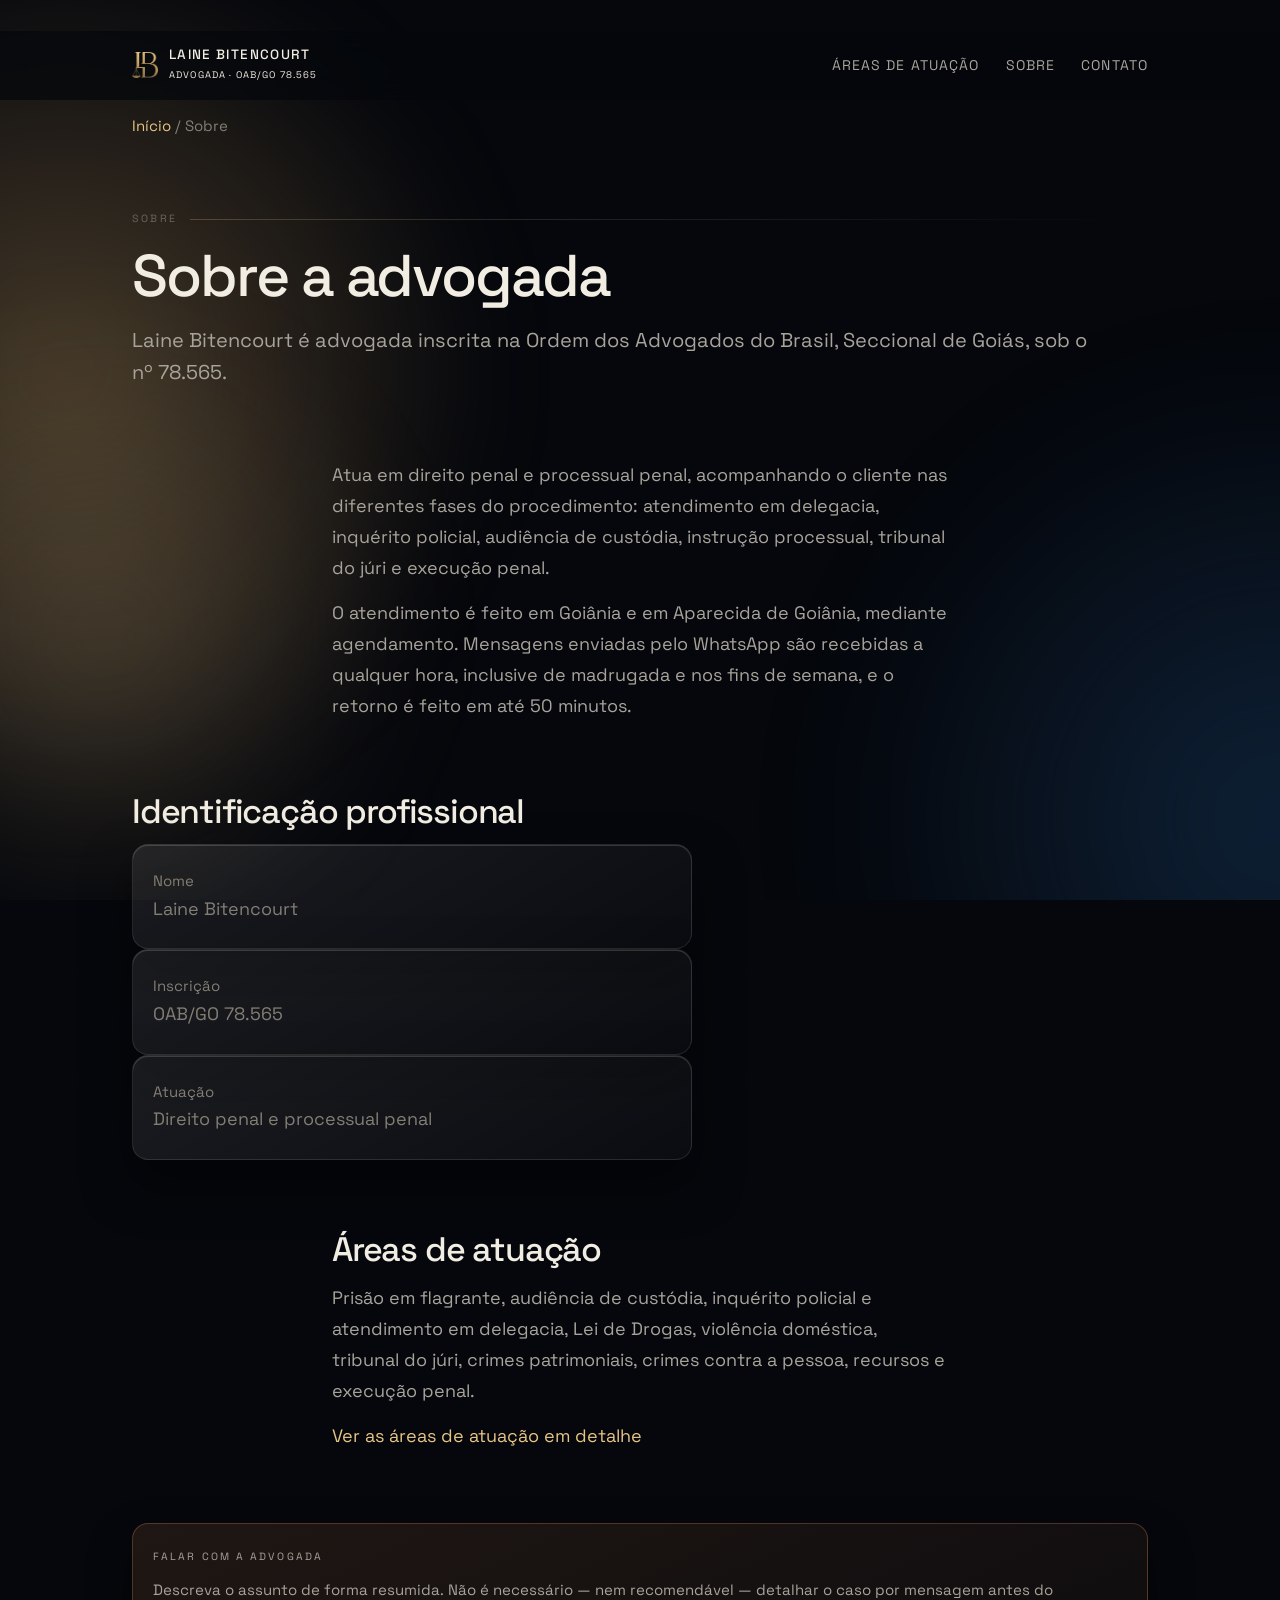
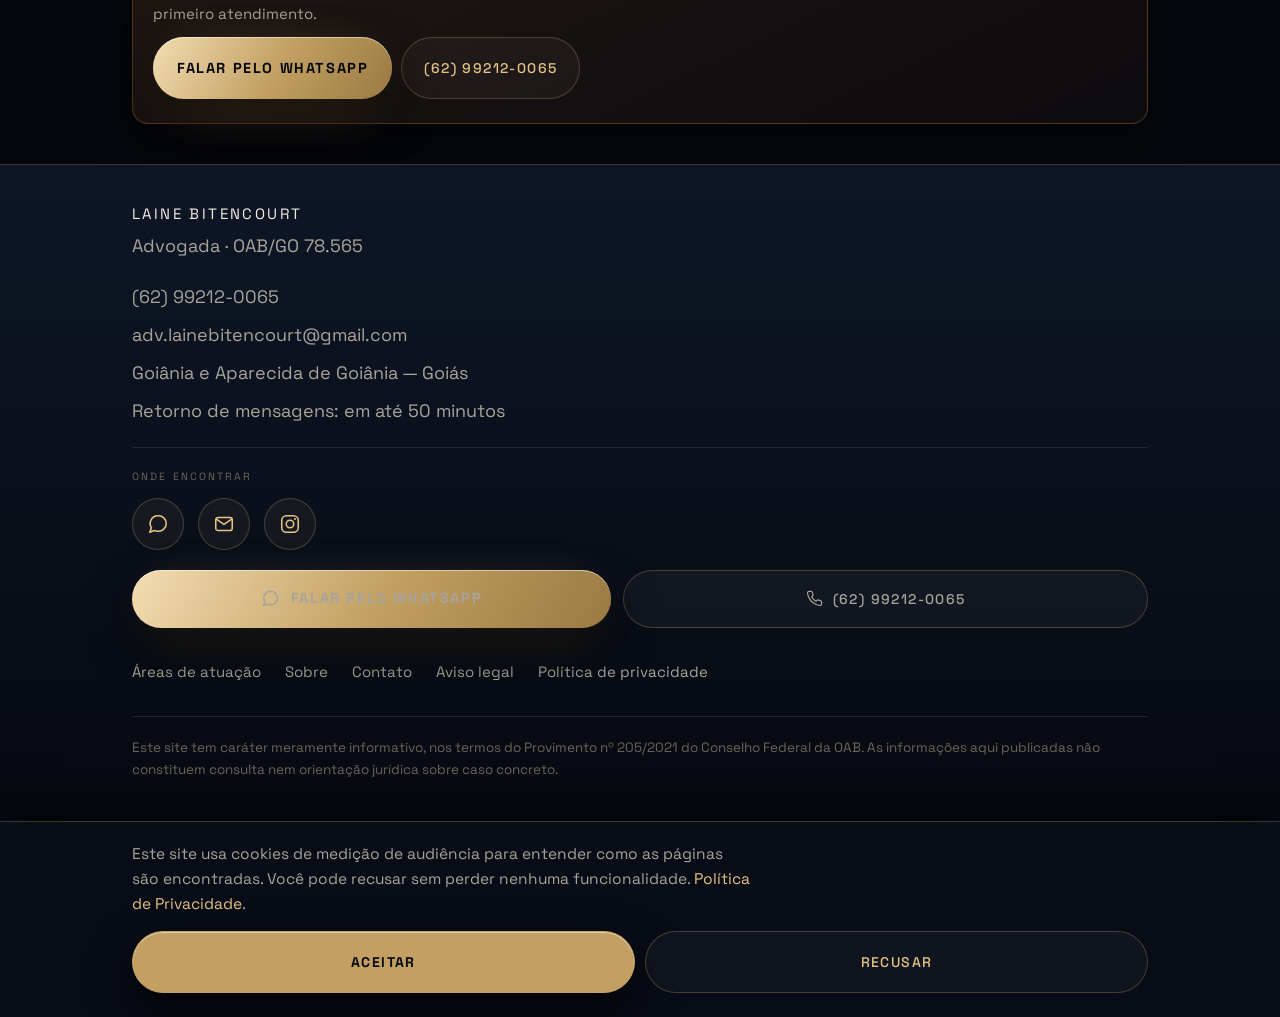
<file: sobre/index.html>
<!doctype html>
<html lang="pt-BR">
<head>
<meta charset="utf-8">
<meta name="theme-color" content="#05070C">
<meta name="viewport" content="width=device-width, initial-scale=1">
<title>Sobre a advogada — Laine Bitencourt</title>
<meta name="description" content="Laine Bitencourt, advogada inscrita na OAB/GO sob o nº 78.565. Atuação em direito penal e processual penal em Goiânia e Aparecida de Goiânia.">
<link rel="canonical" href="https://lainebitencourt.com.br/sobre/">
<meta property="og:type" content="website">
<meta property="og:url" content="https://lainebitencourt.com.br/sobre/">
<meta property="og:title" content="Sobre a advogada — Laine Bitencourt">
<meta property="og:description" content="Laine Bitencourt, advogada inscrita na OAB/GO sob o nº 78.565. Atuação em direito penal e processual penal em Goiânia e Aparecida de Goiânia.">
<meta property="og:locale" content="pt_BR">
<link rel="icon" href="/assets/img/favicon.svg" type="image/svg+xml">
<link rel="preload" href="/assets/fonts/space-grotesk-500.woff2" as="font" type="font/woff2" crossorigin>
<link rel="preload" href="/assets/fonts/space-grotesk-400.woff2" as="font" type="font/woff2" crossorigin>
<link rel="preload" href="/assets/fonts/cormorant-500.woff2" as="font" type="font/woff2" crossorigin>
<link rel="preload" href="/assets/fonts/space-grotesk-700.woff2" as="font" type="font/woff2" crossorigin>
<link rel="stylesheet" href="/assets/css/site.css?v=1d3cade5">
<script>document.documentElement.classList.add('js');</script>
<script src="/assets/js/consent.js?v=3020362d"></script>
<script type="application/ld+json">
{"@context":"https://schema.org","@graph":[
 {"@type":"Person","sameAs":["https://www.instagram.com/lainebitencourt.adv/"],"@id":"https://lainebitencourt.com.br/#advogada",
  "name":"Laine Bitencourt","jobTitle":"Advogada",
  "url":"https://lainebitencourt.com.br/sobre/",
  "telephone":"+5562992120065",
  "identifier":{"@type":"PropertyValue","name":"OAB/GO","value":"78.565"},
  "knowsAbout":["Direito Penal","Direito Processual Penal","Tribunal do Júri","Lei de Drogas","Violência doméstica","Execução penal"],
  "areaServed":[{"@type":"City","name":"Goiânia"},{"@type":"City","name":"Aparecida de Goiânia"}]},
 {"@type":"AboutPage","@id":"https://lainebitencourt.com.br/sobre/#webpage",
  "url":"https://lainebitencourt.com.br/sobre/","name":"Sobre a advogada",
  "inLanguage":"pt-BR","about":{"@id":"https://lainebitencourt.com.br/#advogada"}},
 {"@type":"BreadcrumbList","@id":"https://lainebitencourt.com.br/sobre/#breadcrumb",
  "itemListElement":[
   {"@type":"ListItem","position":1,"name":"Início","item":"https://lainebitencourt.com.br/"},
   {"@type":"ListItem","position":2,"name":"Sobre","item":"https://lainebitencourt.com.br/sobre/"}]}
]}
</script>
</head>
<body>
<div class="field" aria-hidden="true"><span class="a1"></span><span class="a2"></span><span class="a3"></span></div>

<a class="skip" href="#main">Ir para o conteúdo</a>

<header class="hd">
  <div class="wrap hd__in">
    <a class="brand" href="/" style="flex-direction:row;align-items:center;gap:11px;">
      <picture><source srcset="/assets/img/lb-monograma.avif" type="image/avif"><source srcset="/assets/img/lb-monograma.webp" type="image/webp"><img src="/assets/img/lb-monograma.png" alt="" width="30" height="31" decoding="async" style="display:block;flex-shrink:0;"></picture>
      <span style="display:flex;flex-direction:column;gap:1px;">
        <span class="brand__n">Laine Bitencourt</span>
        <span class="brand__o">Advogada · OAB/GO 78.565</span>
      </span>
    </a>
    <button class="navbtn" type="button" aria-expanded="false" aria-controls="nav">
      <span></span><span></span><span></span>
      <span class="sr-only">Abrir menu</span>
    </button>
    <nav class="nav" id="nav" aria-label="Principal">
      <ul>
        <li><a href="/atuacao/">Áreas de atuação</a></li>
        <li><a href="/sobre/">Sobre</a></li>
        <li><a href="/contato/">Contato</a></li>
      </ul>
    </nav>
  </div>
</header>

<main id="main">
  <nav class="wrap" aria-label="Trilha" style="padding-top:14px;">
    <p class="small"><a href="/">Início</a> / Sobre</p>
  </nav>

  <section class="wrap sec stack" style="gap:16px;">
    <p data-reveal class="eyebrow">Sobre</p>
    <h1 data-reveal>Sobre a advogada</h1>
    <p data-reveal class="lede">Laine Bitencourt é advogada inscrita na Ordem dos Advogados
    do Brasil, Seccional de Goiás, sob o nº 78.565.</p>
  </section>

  <section class="wrap sec stack" style="gap:14px;max-width:680px;">
    <p>Atua em direito penal e processual penal, acompanhando o cliente nas
    diferentes fases do procedimento: atendimento em delegacia, inquérito
    policial, audiência de custódia, instrução processual, tribunal do júri e
    execução penal.</p>
    <p>O atendimento é feito em Goiânia e em Aparecida de Goiânia, mediante
    agendamento. Mensagens enviadas pelo WhatsApp são recebidas a qualquer
    hora, inclusive de madrugada e nos fins de semana, e o retorno é feito em
    até 50 minutos.</p>
  </section>

  <section class="wrap sec stack" style="gap:14px;">
    <h2 data-reveal>Identificação profissional</h2>
    <div class="rows" style="max-width:560px;">
      <div class="card stack" style="gap:6px;">
        <p class="small muted">Nome</p><p>Laine Bitencourt</p>
      </div>
      <div class="card stack" style="gap:6px;">
        <p class="small muted">Inscrição</p><p>OAB/GO 78.565</p>
      </div>
      <div class="card stack" style="gap:6px;">
        <p class="small muted">Atuação</p><p>Direito penal e processual penal</p>
      </div>
    </div>
  </section>

  <section class="wrap sec stack" style="gap:14px;max-width:680px;">
    <h2 data-reveal>Áreas de atuação</h2>
    <p>Prisão em flagrante, audiência de custódia, inquérito policial e
    atendimento em delegacia, Lei de Drogas, violência doméstica, tribunal do
    júri, crimes patrimoniais, crimes contra a pessoa, recursos e execução
    penal.</p>
    <p><a href="/atuacao/">Ver as áreas de atuação em detalhe</a></p>
  </section>

  <section class="wrap sec stack" style="gap:12px;padding-bottom:40px;">
    <div data-reveal class="band stack" style="gap:11px;">
      <p class="band__k">Falar com a advogada</p>
      <p class="small">Descreva o assunto de forma resumida. Não é necessário —
      nem recomendável — detalhar o caso por mensagem antes do primeiro
      atendimento.</p>
      <div style="display:flex;gap:9px;flex-wrap:wrap;">
        <span class="cta"><a class="cta__b" href="https://wa.me/5562992120065?text=Ol%C3%A1%2C%20preciso%20de%20um%20atendimento" target="_blank" rel="noopener" data-contato="whatsapp" data-local="bloco_contato">Falar pelo WhatsApp</a></span>
        <a class="btn-ghost" href="tel:+5562992120065" data-contato="telefone" data-local="bloco_contato">(62) 99212-0065</a>
      </div>
    </div>
  </section>

</main>

<footer class="ft lazy">
  <div class="wrap ft__in">
    <div class="stack" style="gap:4px;">
      <p class="ft__n">Laine Bitencourt</p>
      <p>Advogada · OAB/GO 78.565</p>
    </div>
    <div class="stack" style="gap:7px;">
      <p><a href="tel:+5562992120065" data-contato="telefone" data-local="rodape">(62) 99212-0065</a></p>
      <p><a href="mailto:adv.lainebitencourt@gmail.com" data-contato="email" data-local="rodape">adv.lainebitencourt@gmail.com</a></p>
      <p>Goiânia e Aparecida de Goiânia — Goiás</p>
      <p>Retorno de mensagens: em até 50 minutos</p>
    </div>
    <div class="ft__rule"></div>
    <div class="stack" style="gap:12px;">
      <span class="social__h">Onde encontrar</span>
      <div class="social">
        <a href="https://wa.me/5562992120065?text=Ol%C3%A1%2C%20preciso%20de%20um%20atendimento" target="_blank" rel="noopener" data-contato="whatsapp" data-local="rodape" aria-label="WhatsApp (62) 99212-0065">
          <svg width="22" height="22" viewBox="0 0 24 24" fill="none" stroke="currentColor" stroke-width="1.7" stroke-linecap="round" stroke-linejoin="round" aria-hidden="true"><path d="M21 11.5a8.4 8.4 0 0 1-9 8.4 8.9 8.9 0 0 1-3.9-.9L3 21l1.9-4.9A8.4 8.4 0 0 1 12 3a8.4 8.4 0 0 1 9 8.5Z"/></svg>
        </a>
        <a href="mailto:adv.lainebitencourt@gmail.com" data-contato="email" data-local="rodape" aria-label="E-mail adv.lainebitencourt@gmail.com">
          <svg width="22" height="22" viewBox="0 0 24 24" fill="none" stroke="currentColor" stroke-width="1.7" stroke-linecap="round" stroke-linejoin="round" aria-hidden="true"><rect x="3" y="5" width="18" height="14" rx="2.5"/><path d="M3.6 6.6l8.4 5.9 8.4-5.9"/></svg>
        </a>
        <a href="https://www.instagram.com/lainebitencourt.adv/" rel="me noopener" target="_blank" aria-label="Instagram @lainebitencourt.adv">
          <svg width="22" height="22" viewBox="0 0 24 24" fill="none" stroke="currentColor" stroke-width="1.7" stroke-linecap="round" stroke-linejoin="round" aria-hidden="true"><rect x="3" y="3" width="18" height="18" rx="5.2"/><circle cx="12" cy="12" r="4.1"/><circle cx="17.4" cy="6.6" r="1.15" fill="currentColor" stroke="none"/></svg>
        </a>
      </div>
    </div>
        <div class="ft__cta">
      <span class="cta"><a class="cta__b" href="https://wa.me/5562992120065?text=Ol%C3%A1%2C%20preciso%20de%20um%20atendimento" target="_blank" rel="noopener" data-contato="whatsapp" data-local="rodape"><svg width="19" height="19" viewBox="0 0 24 24" fill="none" stroke="currentColor" stroke-width="1.9" stroke-linecap="round" stroke-linejoin="round" aria-hidden="true"><path d="M21 11.5a8.4 8.4 0 0 1-9 8.4 8.9 8.9 0 0 1-3.9-.9L3 21l1.9-4.9A8.4 8.4 0 0 1 12 3a8.4 8.4 0 0 1 9 8.5Z"/></svg> Falar pelo WhatsApp</a></span>
      <a class="btn-ghost" href="tel:+5562992120065" data-contato="telefone" data-local="rodape"><svg width="17" height="17" viewBox="0 0 24 24" fill="none" stroke="currentColor" stroke-width="1.7" stroke-linecap="round" stroke-linejoin="round" aria-hidden="true"><path d="M22 16.9v3a2 2 0 0 1-2.2 2 19.8 19.8 0 0 1-8.6-3.1 19.5 19.5 0 0 1-6-6A19.8 19.8 0 0 1 2.1 4.2 2 2 0 0 1 4.1 2h3a2 2 0 0 1 2 1.7 12.8 12.8 0 0 0 .7 2.7 2 2 0 0 1-.5 2.1L8.1 9.9a16 16 0 0 0 6 6l1.4-1.2a2 2 0 0 1 2.1-.5c.9.3 1.8.6 2.7.7a2 2 0 0 1 1.7 2Z"/></svg> (62) 99212-0065</a>
    </div>
    <nav class="ft__nav" aria-label="Rodapé">
      <a href="/atuacao/">Áreas de atuação</a>
      <a href="/sobre/">Sobre</a>
      <a href="/contato/">Contato</a>
      <a href="/aviso-legal/">Aviso legal</a>
      <a href="/politica-de-privacidade/">Política de privacidade</a>
    </nav>
    <div class="ft__rule"></div>
    <p class="ft__legal">Este site tem caráter meramente informativo, nos termos do Provimento nº 205/2021 do Conselho Federal da OAB. As informações aqui publicadas não constituem consulta nem orientação jurídica sobre caso concreto.</p>
  </div>
</footer>
<script src="/assets/js/site.js?v=5f118c10" defer></script>
</body>
</html>
</file>
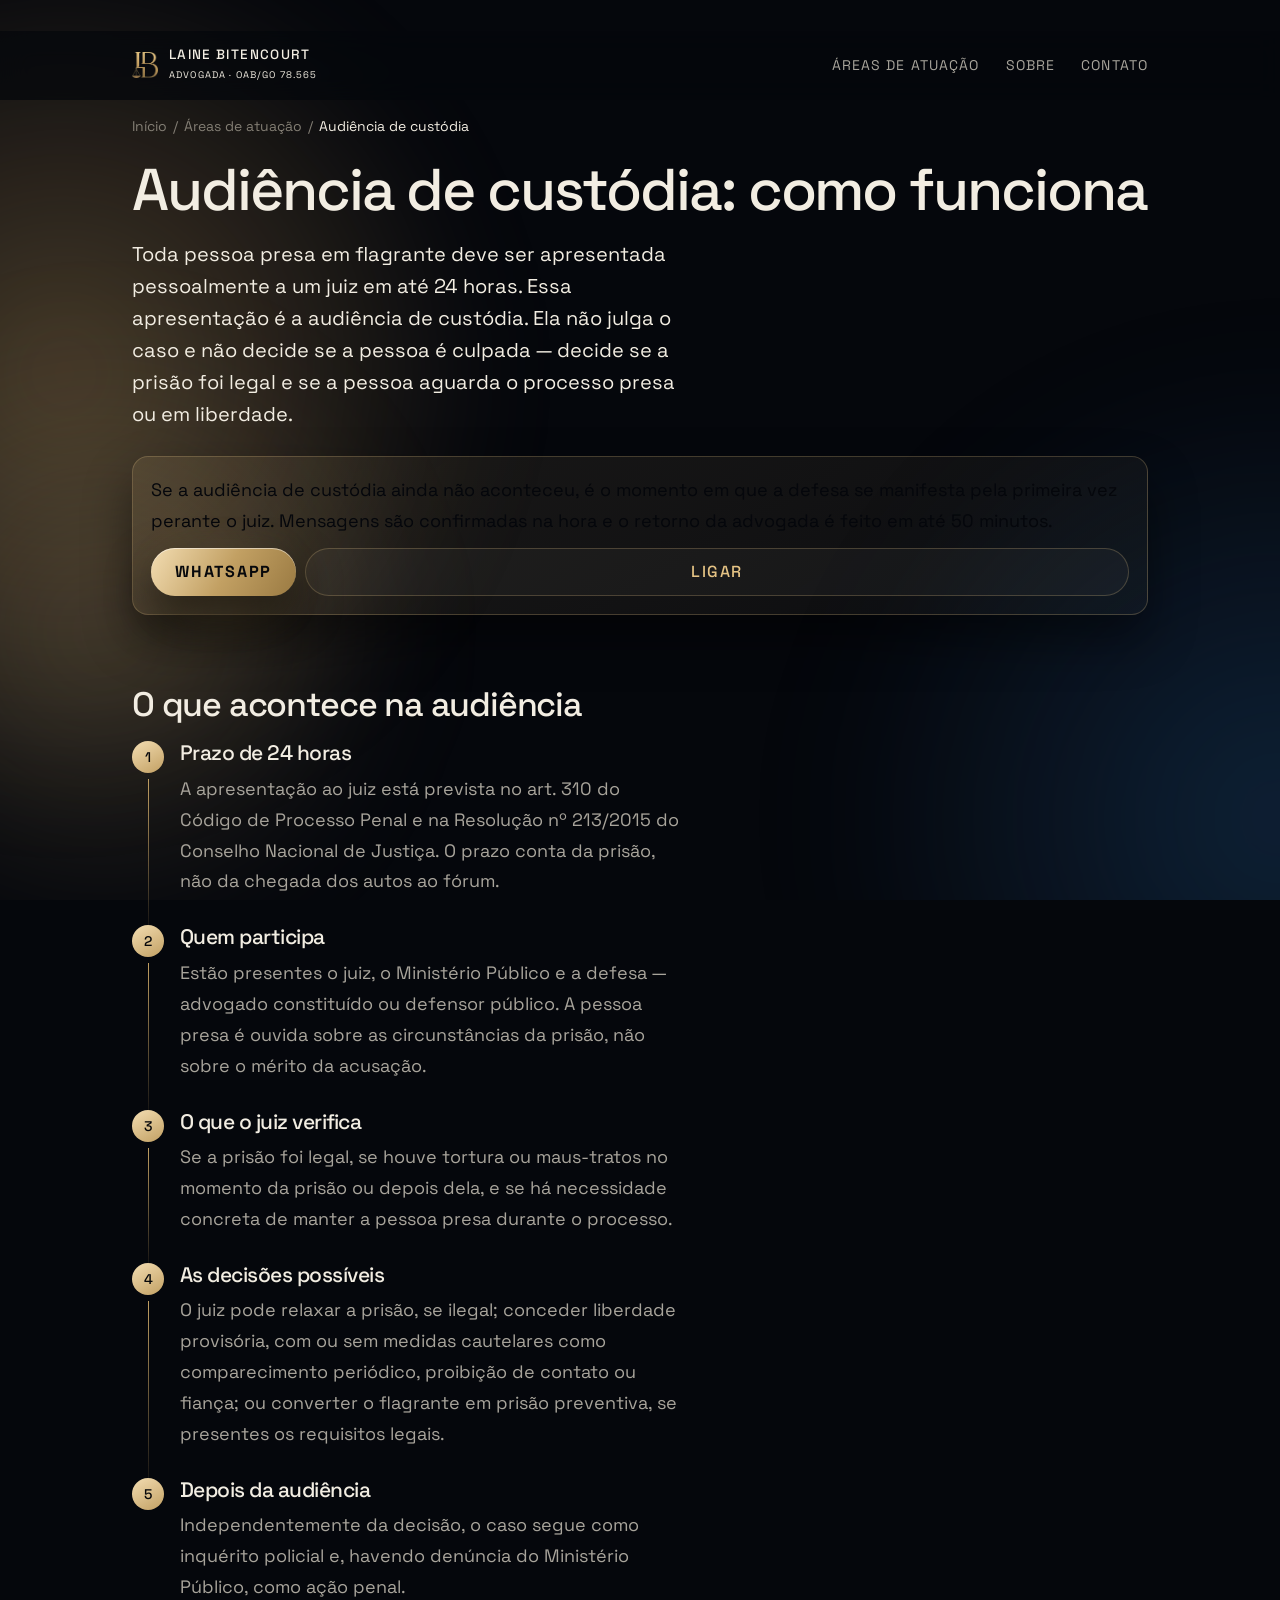
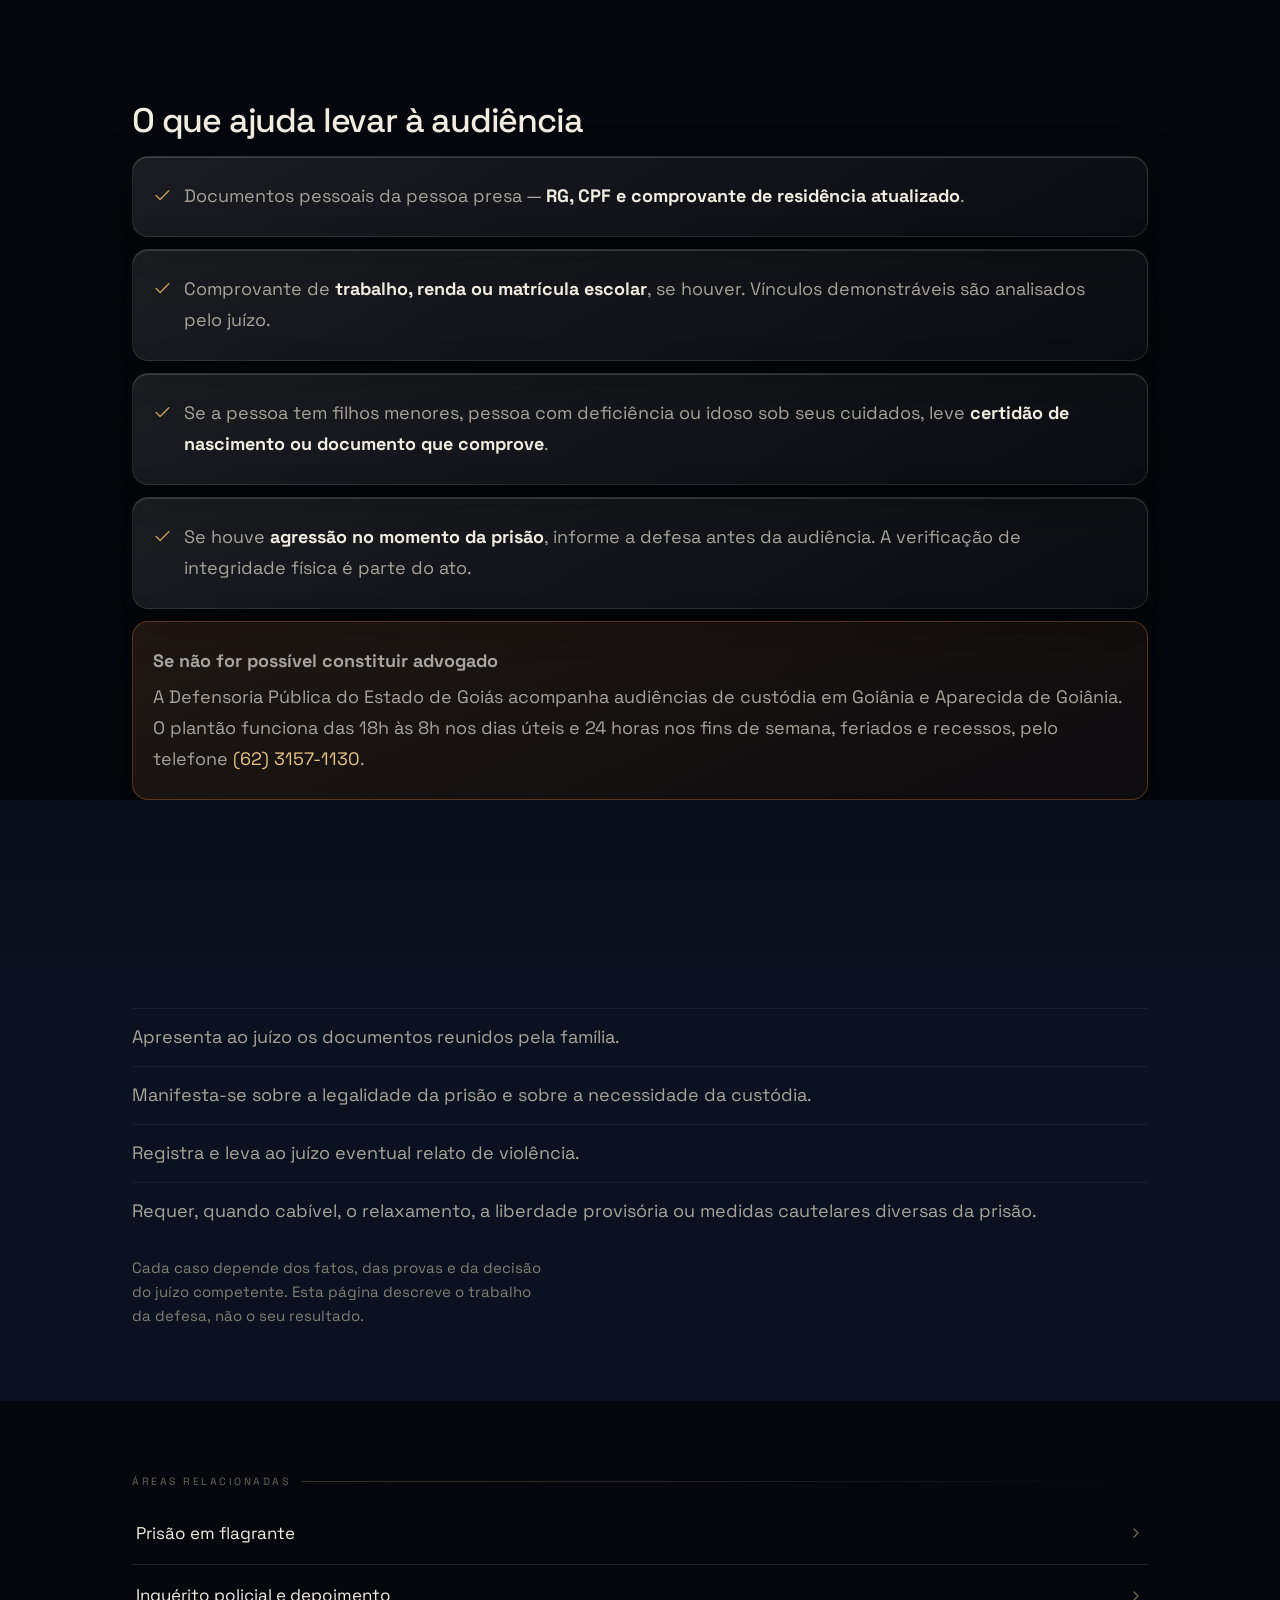
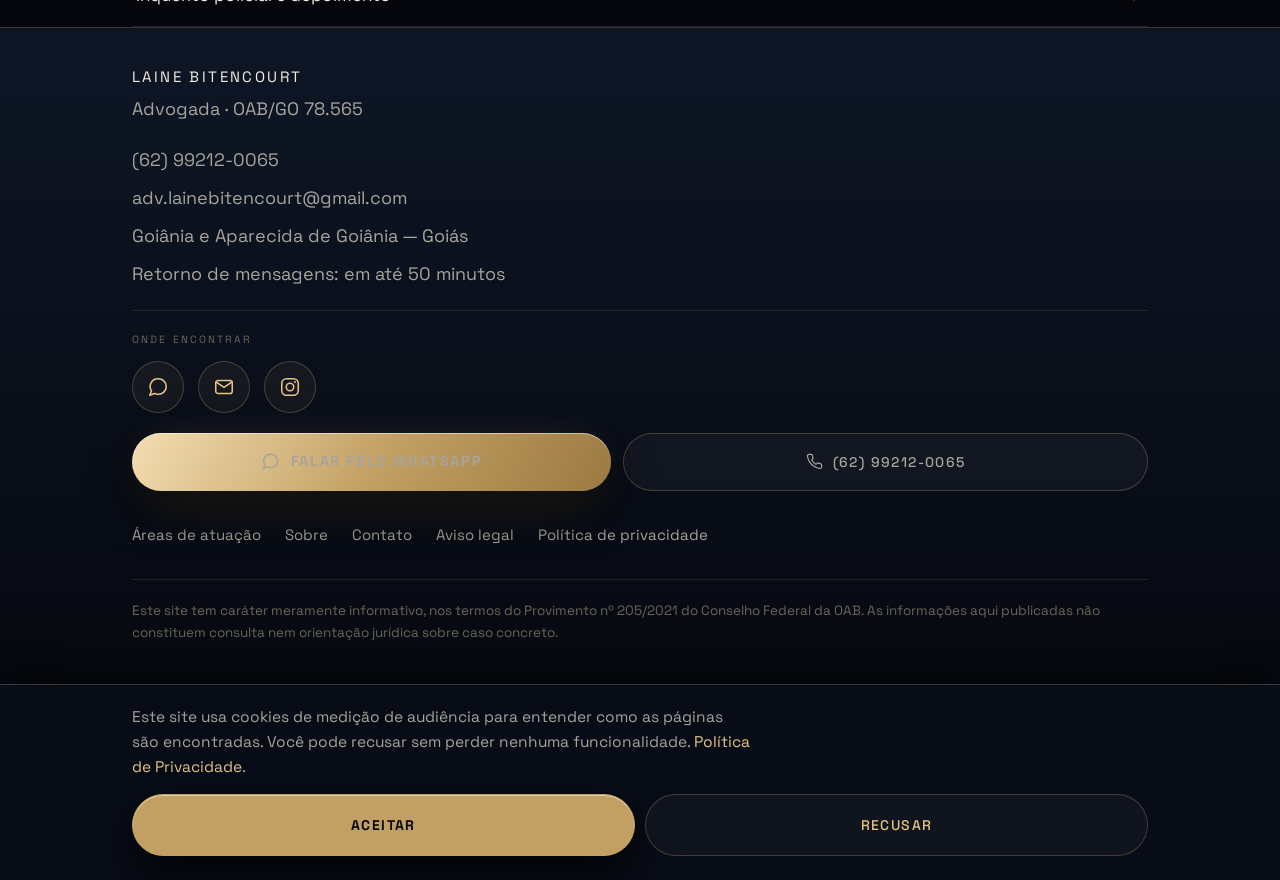
<file: atuacao/audiencia-de-custodia/index.html>
<!doctype html>
<html lang="pt-BR">
<head>
<meta charset="utf-8">
<meta name="theme-color" content="#05070C">
<meta name="viewport" content="width=device-width, initial-scale=1">
<title>Audiência de custódia: como funciona — Laine Bitencourt</title>
<meta name="description" content="O que é a audiência de custódia, o que o juiz analisa, quais decisões pode tomar e quais documentos ajudam. Informação para famílias em Goiânia e Aparecida de Goiânia.">
<link rel="canonical" href="https://lainebitencourt.com.br/atuacao/audiencia-de-custodia/">
<meta property="og:type" content="article">
<meta property="og:url" content="https://lainebitencourt.com.br/atuacao/audiencia-de-custodia/">
<meta property="og:title" content="Audiência de custódia: como funciona — Laine Bitencourt">
<meta property="og:description" content="O que é a audiência de custódia, o que o juiz analisa, quais decisões pode tomar e quais documentos ajudam. Informação para famílias em Goiânia e Aparecida de Goiânia.">
<meta property="og:image" content="https://lainebitencourt.com.br/assets/img/og-default.jpg">
<meta property="og:locale" content="pt_BR">
<link rel="icon" href="/assets/img/favicon.svg" type="image/svg+xml">
<link rel="preload" href="/assets/fonts/space-grotesk-500.woff2" as="font" type="font/woff2" crossorigin>
<link rel="preload" href="/assets/fonts/space-grotesk-400.woff2" as="font" type="font/woff2" crossorigin>
<link rel="preload" href="/assets/fonts/cormorant-500.woff2" as="font" type="font/woff2" crossorigin>
<link rel="preload" href="/assets/fonts/space-grotesk-700.woff2" as="font" type="font/woff2" crossorigin>
<link rel="stylesheet" href="/assets/css/site.css?v=1d3cade5">
<script>document.documentElement.classList.add('js');</script>
<script src="/assets/js/consent.js?v=3020362d"></script>
</head>
<body>
<div class="field" aria-hidden="true"><span class="a1"></span><span class="a2"></span><span class="a3"></span></div>

<a class="skip" href="#main">Ir para o conteúdo</a>

<header class="hd">
  <div class="wrap hd__in">
    <a class="brand" href="/" style="flex-direction:row;align-items:center;gap:11px;"><picture><source srcset="/assets/img/lb-monograma.avif" type="image/avif"><source srcset="/assets/img/lb-monograma.webp" type="image/webp"><img src="/assets/img/lb-monograma.png" alt="" width="30" height="31" decoding="async" style="display:block;flex-shrink:0;"></picture><span style="display:flex;flex-direction:column;gap:1px;"><span class="brand__n">Laine Bitencourt</span><span class="brand__o">Advogada · OAB/GO 78.565</span></span></a>
    <button class="navbtn" type="button" aria-expanded="false" aria-controls="nav"><span></span><span></span><span></span><span class="sr-only">Abrir menu</span></button>
    <nav class="nav" id="nav" aria-label="Principal">
      <ul>
        <li><a href="/atuacao/">Áreas de atuação</a></li>
        <li><a href="/sobre/">Sobre</a></li>
        <li><a href="/contato/">Contato</a></li>
      </ul>
    </nav>
  </div>
</header>

<main id="main">
  <nav class="wrap" aria-label="Trilha" style="padding-top:14px;">
    <ol style="display:flex;flex-wrap:wrap;gap:6px;list-style:none;margin:0;padding:0;font-size:14px;color:var(--ink-3);">
      <li><a href="/" style="color:var(--ink-3);">Início</a></li><li aria-hidden="true">/</li>
      <li><a href="/atuacao/" style="color:var(--ink-3);">Áreas de atuação</a></li><li aria-hidden="true">/</li>
      <li aria-current="page" style="color:var(--ink);">Audiência de custódia</li>
    </ol>
  </nav>

  <article>
    <header class="wrap stack" style="gap:16px;padding-top:20px;">
      <h1 data-reveal>Audiência de custódia: como funciona</h1>
      <p data-reveal class="lede prose" style="color:var(--ink);">Toda pessoa presa em flagrante deve ser apresentada pessoalmente a um juiz em até 24 horas. Essa apresentação é a audiência de custódia. Ela não julga o caso e não decide se a pessoa é culpada — decide se a prisão foi legal e se a pessoa aguarda o processo presa ou em liberdade.</p>
    </header>

    <div class="wrap" style="padding-top:26px;">
      <div class="soft stack" style="gap:11px;padding:18px;" data-contact-block data-reveal>
        <p style="color:var(--accent-deep);">Se a audiência de custódia ainda não aconteceu, é o momento em que a defesa se manifesta pela primeira vez perante o juiz. Mensagens são confirmadas na hora e o retorno da advogada é feito em até 50 minutos.</p>
        <div style="display:flex;gap:9px;">
          <span class="cta"><a class="cta__b" style="flex:1 1 0;min-height:48px;font-size:16px;" href="https://wa.me/5562992120065?text=Ol%C3%A1%2C%20preciso%20de%20um%20atendimento" target="_blank" rel="noopener" data-contato="whatsapp" data-local="pagina_atuacao">WhatsApp</a></span>
          <a class="btn-ghost" style="flex:1 1 0;min-height:48px;font-size:16px;" href="tel:+5562992120065" data-contato="telefone" data-local="pagina_atuacao">Ligar</a>
        </div>
      </div>
    </div>

    <section class="wrap sec lazy">
      <h2 data-reveal>O que acontece na audiência</h2>
      <div class="steps stack" style="gap:0;margin-top:18px;">
        <div data-reveal data-depth="3" class="step">
          <div class="step__n"><div class="step__b">1</div><div class="step__l"></div></div>
          <div class="step__c prose"><h3>Prazo de 24 horas</h3><p style="color:var(--ink-2);">A apresentação ao juiz está prevista no art. 310 do Código de Processo Penal e na Resolução nº 213/2015 do Conselho Nacional de Justiça. O prazo conta da prisão, não da chegada dos autos ao fórum.</p></div>
        </div>
        <div data-reveal data-depth="2" class="step">
          <div class="step__n"><div class="step__b">2</div><div class="step__l"></div></div>
          <div class="step__c prose"><h3>Quem participa</h3><p style="color:var(--ink-2);">Estão presentes o juiz, o Ministério Público e a defesa — advogado constituído ou defensor público. A pessoa presa é ouvida sobre as circunstâncias da prisão, não sobre o mérito da acusação.</p></div>
        </div>
        <div data-reveal data-depth="1" class="step">
          <div class="step__n"><div class="step__b">3</div><div class="step__l"></div></div>
          <div class="step__c prose"><h3>O que o juiz verifica</h3><p style="color:var(--ink-2);">Se a prisão foi legal, se houve tortura ou maus-tratos no momento da prisão ou depois dela, e se há necessidade concreta de manter a pessoa presa durante o processo.</p></div>
        </div>
        <div data-reveal data-depth="1" class="step">
          <div class="step__n"><div class="step__b">4</div><div class="step__l"></div></div>
          <div class="step__c prose"><h3>As decisões possíveis</h3><p style="color:var(--ink-2);">O juiz pode relaxar a prisão, se ilegal; conceder liberdade provisória, com ou sem medidas cautelares como comparecimento periódico, proibição de contato ou fiança; ou converter o flagrante em prisão preventiva, se presentes os requisitos legais.</p></div>
        </div>
        <div data-reveal data-depth="2" class="step">
          <div class="step__n"><div class="step__b">5</div></div>
          <div class="step__c prose"><h3>Depois da audiência</h3><p style="color:var(--ink-2);">Independentemente da decisão, o caso segue como inquérito policial e, havendo denúncia do Ministério Público, como ação penal.</p></div>
        </div>
      </div>
    </section>

    <section class="wrap sec lazy">
      <h2 data-reveal>O que ajuda levar à audiência</h2>
      <ul class="stack" style="gap:12px;margin-top:16px;">
        <li data-reveal data-depth="3" class="card" style="display:flex;gap:12px;align-items:flex-start;"><svg width="19" height="19" viewBox="0 0 24 24" fill="none" stroke="var(--accent)" stroke-width="1.7" stroke-linecap="round" stroke-linejoin="round" style="flex-shrink:0;margin-top:5px;" aria-hidden="true"><path d="M20 6L9 17l-5-5"/></svg><span style="color:var(--ink-2);">Documentos pessoais da pessoa presa — <strong style="color:var(--ink);font-weight:600;">RG, CPF e comprovante de residência atualizado</strong>.</span></li>
        <li data-reveal data-depth="2" class="card" style="display:flex;gap:12px;align-items:flex-start;"><svg width="19" height="19" viewBox="0 0 24 24" fill="none" stroke="var(--accent)" stroke-width="1.7" stroke-linecap="round" stroke-linejoin="round" style="flex-shrink:0;margin-top:5px;" aria-hidden="true"><path d="M20 6L9 17l-5-5"/></svg><span style="color:var(--ink-2);">Comprovante de <strong style="color:var(--ink);font-weight:600;">trabalho, renda ou matrícula escolar</strong>, se houver. Vínculos demonstráveis são analisados pelo juízo.</span></li>
        <li data-reveal data-depth="1" class="card" style="display:flex;gap:12px;align-items:flex-start;"><svg width="19" height="19" viewBox="0 0 24 24" fill="none" stroke="var(--accent)" stroke-width="1.7" stroke-linecap="round" stroke-linejoin="round" style="flex-shrink:0;margin-top:5px;" aria-hidden="true"><path d="M20 6L9 17l-5-5"/></svg><span style="color:var(--ink-2);">Se a pessoa tem filhos menores, pessoa com deficiência ou idoso sob seus cuidados, leve <strong style="color:var(--ink);font-weight:600;">certidão de nascimento ou documento que comprove</strong>.</span></li>
        <li data-reveal data-depth="1" class="card" style="display:flex;gap:12px;align-items:flex-start;"><svg width="19" height="19" viewBox="0 0 24 24" fill="none" stroke="var(--accent)" stroke-width="1.7" stroke-linecap="round" stroke-linejoin="round" style="flex-shrink:0;margin-top:5px;" aria-hidden="true"><path d="M20 6L9 17l-5-5"/></svg><span style="color:var(--ink-2);">Se houve <strong style="color:var(--ink);font-weight:600;">agressão no momento da prisão</strong>, informe a defesa antes da audiência. A verificação de integridade física é parte do ato.</span></li>
      </ul>
      <div data-reveal class="band stack" style="gap:6px;margin-top:12px;">
        <p style="font-weight:600;">Se não for possível constituir advogado</p>
        <p style="color:var(--ink-2);">A Defensoria Pública do Estado de Goiás acompanha audiências de custódia em Goiânia e Aparecida de Goiânia. O plantão funciona das 18h às 8h nos dias úteis e 24 horas nos fins de semana, feriados e recessos, pelo telefone <a href="tel:+556231571130">(62) 3157-1130</a>.</p>
      </div>
    </section>

    <div class="fuse fuse--12" aria-hidden="true"></div>
    <section class="z2 lazy" style="padding-block:0 clamp(44px,12vw,72px);">
      <div class="wrap">
        <h2 data-reveal>Como a advogada atua nesta fase</h2>
        <ul style="margin-top:16px;">
          <li style="padding:13px 0;border-bottom:1px solid var(--line-soft);color:var(--ink-2);">Requer vista do auto de prisão em flagrante e dos documentos que o instruem antes do ato.</li>
          <li style="padding:13px 0;border-bottom:1px solid var(--line-soft);color:var(--ink-2);">Entrevista reservadamente a pessoa presa antes da audiência, como prevê a Resolução nº 213/2015.</li>
          <li style="padding:13px 0;border-bottom:1px solid var(--line-soft);color:var(--ink-2);">Apresenta ao juízo os documentos reunidos pela família.</li>
          <li style="padding:13px 0;border-bottom:1px solid var(--line-soft);color:var(--ink-2);">Manifesta-se sobre a legalidade da prisão e sobre a necessidade da custódia.</li>
          <li style="padding:13px 0;border-bottom:1px solid var(--line-soft);color:var(--ink-2);">Registra e leva ao juízo eventual relato de violência.</li>
          <li style="padding:13px 0;color:var(--ink-2);">Requer, quando cabível, o relaxamento, a liberdade provisória ou medidas cautelares diversas da prisão.</li>
        </ul>
        <!-- Bloco 4 de LAINE_04 4: descreve ATIVIDADE, nunca RESULTADO. Nao editar sem reler LAINE_02. -->
        <p class="small prose" style="margin-top:16px;">Cada caso depende dos fatos, das provas e da decisão do juízo competente. Esta página descreve o trabalho da defesa, não o seu resultado.</p>
      </div>
    </section>

    <section class="wrap sec lazy">
      <p data-reveal class="eyebrow">Áreas relacionadas</p>
      <div class="rows" style="margin-top:12px;">
        <a data-reveal href="/atuacao/prisao-em-flagrante/">Prisão em flagrante<svg width="16" height="16" viewBox="0 0 24 24" fill="none" stroke="var(--icon)" stroke-width="2" stroke-linecap="round" stroke-linejoin="round" aria-hidden="true"><path d="M9 6l6 6-6 6"/></svg></a>
        <a data-reveal href="/atuacao/inquerito-policial/">Inquérito policial e depoimento<svg width="16" height="16" viewBox="0 0 24 24" fill="none" stroke="var(--icon)" stroke-width="2" stroke-linecap="round" stroke-linejoin="round" aria-hidden="true"><path d="M9 6l6 6-6 6"/></svg></a>
      </div>
    </section>
  </article>
</main>

<footer class="ft lazy">
  <div class="wrap ft__in">
    <div class="stack" style="gap:4px;"><p class="ft__n">Laine Bitencourt</p><p>Advogada · OAB/GO 78.565</p></div>
    <div class="stack" style="gap:7px;">
      <p><a href="tel:+5562992120065" data-contato="telefone" data-local="rodape">(62) 99212-0065</a></p>
      <p><a href="mailto:adv.lainebitencourt@gmail.com" data-contato="email" data-local="rodape">adv.lainebitencourt@gmail.com</a></p>
      <p>Goiânia e Aparecida de Goiânia — Goiás</p>
      <p>Retorno de mensagens: em até 50 minutos</p>
    </div>
    <div class="ft__rule"></div>
    <div class="stack" style="gap:12px;">
      <span class="social__h">Onde encontrar</span>
      <div class="social">
        <a href="https://wa.me/5562992120065?text=Ol%C3%A1%2C%20preciso%20de%20um%20atendimento" target="_blank" rel="noopener" data-contato="whatsapp" data-local="rodape" aria-label="WhatsApp (62) 99212-0065">
          <svg width="22" height="22" viewBox="0 0 24 24" fill="none" stroke="currentColor" stroke-width="1.7" stroke-linecap="round" stroke-linejoin="round" aria-hidden="true"><path d="M21 11.5a8.4 8.4 0 0 1-9 8.4 8.9 8.9 0 0 1-3.9-.9L3 21l1.9-4.9A8.4 8.4 0 0 1 12 3a8.4 8.4 0 0 1 9 8.5Z"/></svg>
        </a>
        <a href="mailto:adv.lainebitencourt@gmail.com" data-contato="email" data-local="rodape" aria-label="E-mail adv.lainebitencourt@gmail.com">
          <svg width="22" height="22" viewBox="0 0 24 24" fill="none" stroke="currentColor" stroke-width="1.7" stroke-linecap="round" stroke-linejoin="round" aria-hidden="true"><rect x="3" y="5" width="18" height="14" rx="2.5"/><path d="M3.6 6.6l8.4 5.9 8.4-5.9"/></svg>
        </a>
        <a href="https://www.instagram.com/lainebitencourt.adv/" rel="me noopener" target="_blank" aria-label="Instagram @lainebitencourt.adv">
          <svg width="22" height="22" viewBox="0 0 24 24" fill="none" stroke="currentColor" stroke-width="1.7" stroke-linecap="round" stroke-linejoin="round" aria-hidden="true"><rect x="3" y="3" width="18" height="18" rx="5.2"/><circle cx="12" cy="12" r="4.1"/><circle cx="17.4" cy="6.6" r="1.15" fill="currentColor" stroke="none"/></svg>
        </a>
      </div>
    </div>
        <div class="ft__cta">
      <span class="cta"><a class="cta__b" href="https://wa.me/5562992120065?text=Ol%C3%A1%2C%20preciso%20de%20um%20atendimento" target="_blank" rel="noopener" data-contato="whatsapp" data-local="rodape"><svg width="19" height="19" viewBox="0 0 24 24" fill="none" stroke="currentColor" stroke-width="1.9" stroke-linecap="round" stroke-linejoin="round" aria-hidden="true"><path d="M21 11.5a8.4 8.4 0 0 1-9 8.4 8.9 8.9 0 0 1-3.9-.9L3 21l1.9-4.9A8.4 8.4 0 0 1 12 3a8.4 8.4 0 0 1 9 8.5Z"/></svg> Falar pelo WhatsApp</a></span>
      <a class="btn-ghost" href="tel:+5562992120065" data-contato="telefone" data-local="rodape"><svg width="17" height="17" viewBox="0 0 24 24" fill="none" stroke="currentColor" stroke-width="1.7" stroke-linecap="round" stroke-linejoin="round" aria-hidden="true"><path d="M22 16.9v3a2 2 0 0 1-2.2 2 19.8 19.8 0 0 1-8.6-3.1 19.5 19.5 0 0 1-6-6A19.8 19.8 0 0 1 2.1 4.2 2 2 0 0 1 4.1 2h3a2 2 0 0 1 2 1.7 12.8 12.8 0 0 0 .7 2.7 2 2 0 0 1-.5 2.1L8.1 9.9a16 16 0 0 0 6 6l1.4-1.2a2 2 0 0 1 2.1-.5c.9.3 1.8.6 2.7.7a2 2 0 0 1 1.7 2Z"/></svg> (62) 99212-0065</a>
    </div>
    <nav class="ft__nav" aria-label="Rodapé">
      <a href="/atuacao/">Áreas de atuação</a><a href="/sobre/">Sobre</a><a href="/contato/">Contato</a><a href="/aviso-legal/">Aviso legal</a><a href="/politica-de-privacidade/">Política de privacidade</a>
    </nav>
    <div class="ft__rule"></div>
    <p class="ft__legal">Este site tem caráter meramente informativo, nos termos do Provimento nº 205/2021 do Conselho Federal da OAB. As informações aqui publicadas não constituem consulta nem orientação jurídica sobre caso concreto.</p>
  </div>
</footer>

<nav class="bar" aria-label="Contato rápido">
  <a class="w" href="https://wa.me/5562992120065?text=Ol%C3%A1%2C%20preciso%20de%20um%20atendimento" target="_blank" rel="noopener" data-contato="whatsapp" data-local="barra_fixa_mobile">WhatsApp</a>
  <a class="t" href="tel:+5562992120065" data-contato="telefone" data-local="barra_fixa_mobile">Ligar</a>
</nav>

<script type="application/ld+json">
{
  "@context":"https://schema.org",
  "@graph":[
    {"@type":"Service","@id":"https://lainebitencourt.com.br/atuacao/audiencia-de-custodia/#service","name":"Audiência de custódia","serviceType":"Defesa em audiência de custódia","provider":{"@id":"https://lainebitencourt.com.br/#pratica"},"areaServed":[{"@type":"City","name":"Goiânia"},{"@type":"City","name":"Aparecida de Goiânia"}]},
    {"@type":"WebPage","@id":"https://lainebitencourt.com.br/atuacao/audiencia-de-custodia/#webpage","url":"https://lainebitencourt.com.br/atuacao/audiencia-de-custodia/","name":"Audiência de custódia: como funciona — Laine Bitencourt","inLanguage":"pt-BR","about":{"@id":"https://lainebitencourt.com.br/atuacao/audiencia-de-custodia/#service"},"breadcrumb":{"@id":"https://lainebitencourt.com.br/atuacao/audiencia-de-custodia/#breadcrumb"}},
    {"@type":"BreadcrumbList","@id":"https://lainebitencourt.com.br/atuacao/audiencia-de-custodia/#breadcrumb","itemListElement":[
      {"@type":"ListItem","position":1,"name":"Início","item":"https://lainebitencourt.com.br/"},
      {"@type":"ListItem","position":2,"name":"Áreas de atuação","item":"https://lainebitencourt.com.br/atuacao/"},
      {"@type":"ListItem","position":3,"name":"Audiência de custódia"}
    ]}
  ]
}
</script>
<script src="/assets/js/site.js?v=5f118c10" defer></script>
</body>
</html>
</file>
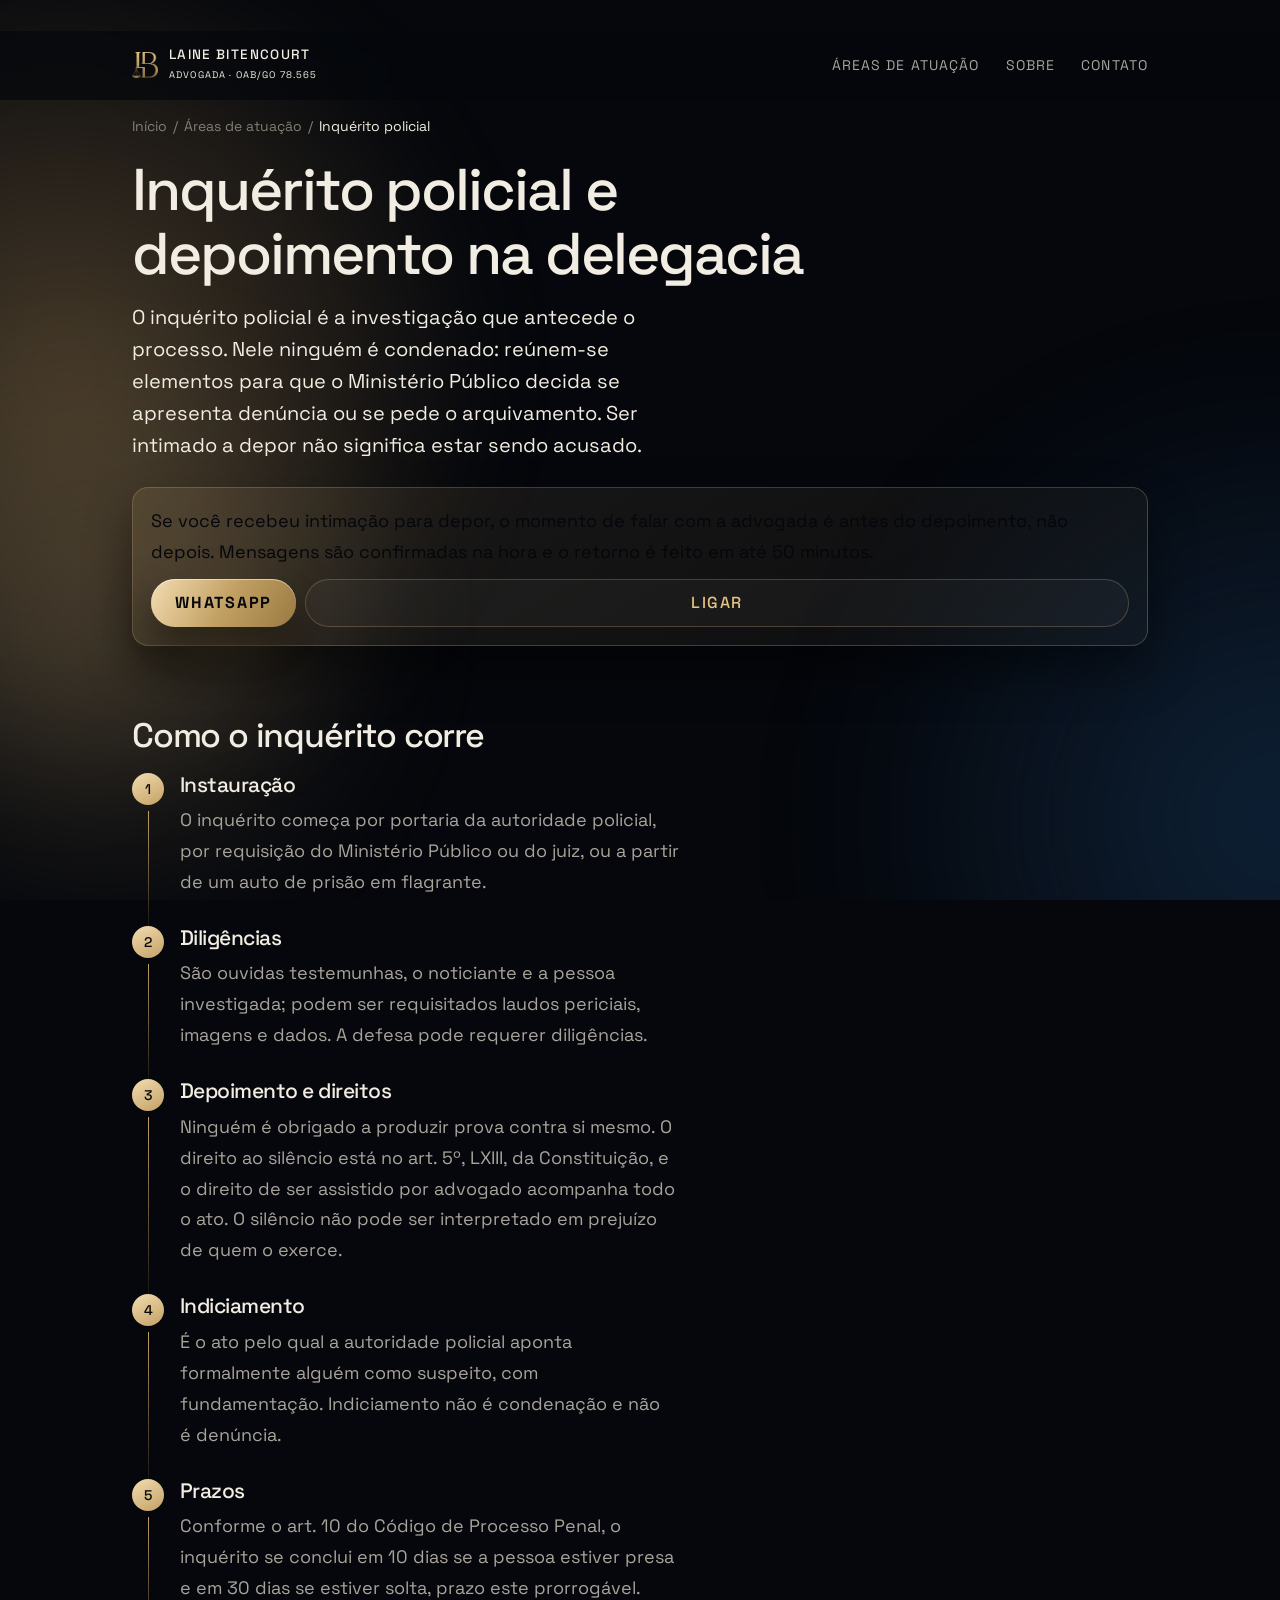
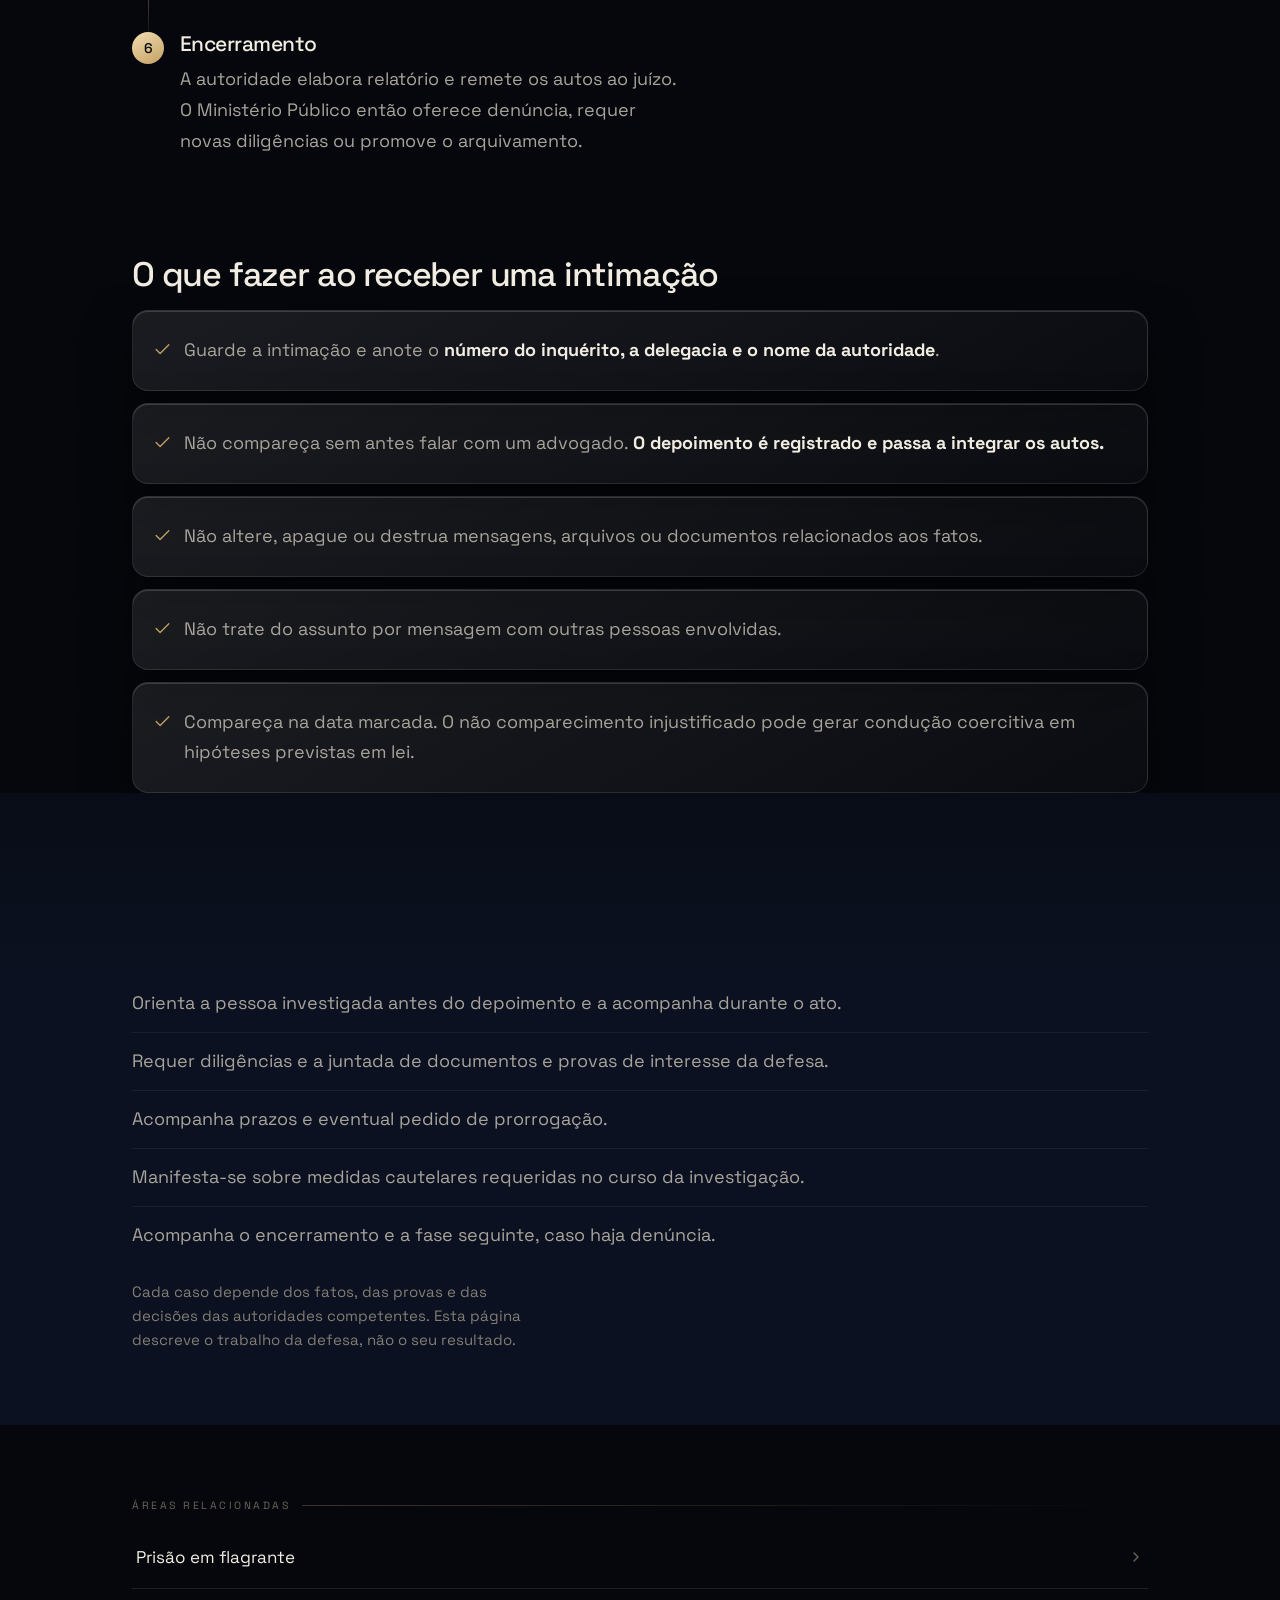
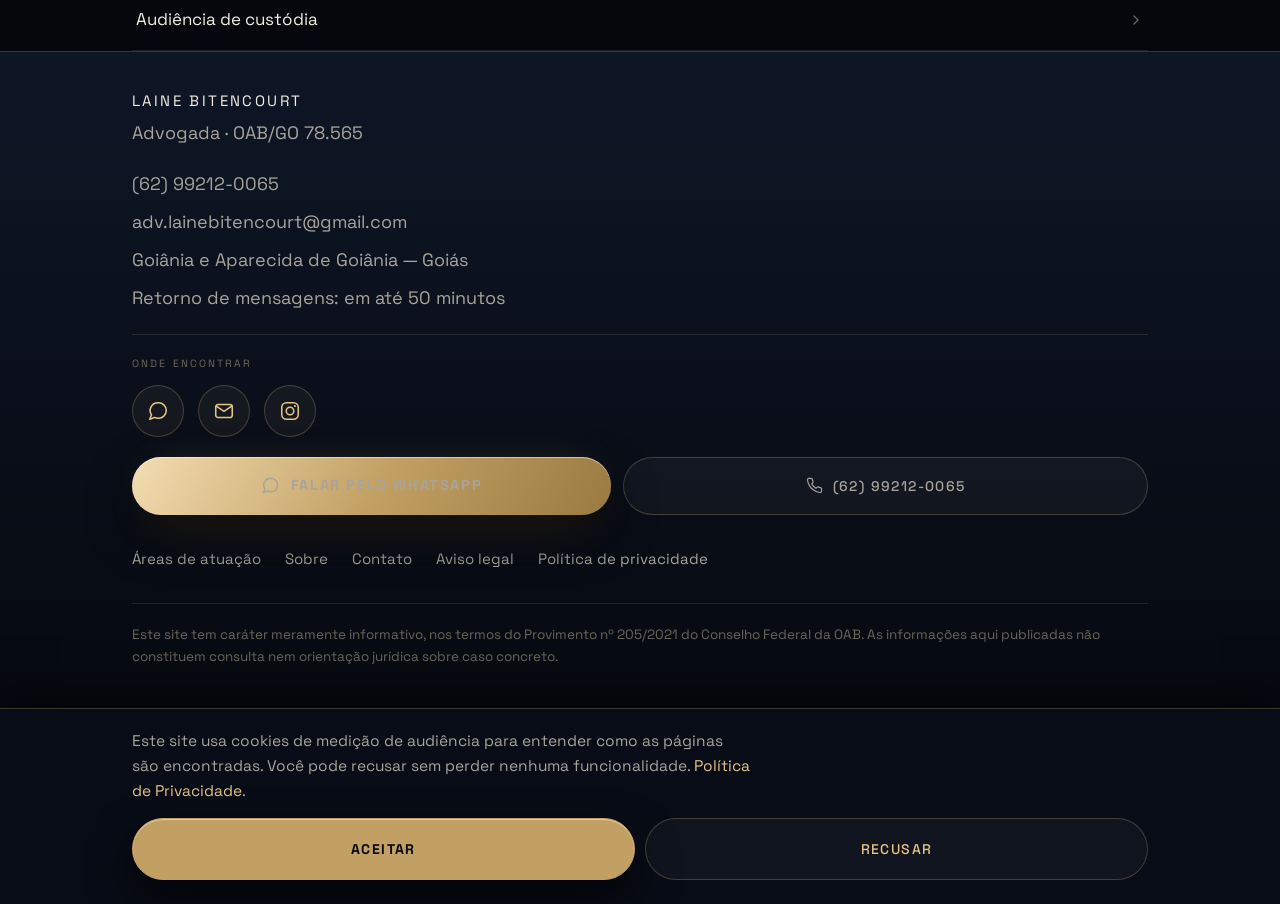
<file: atuacao/inquerito-policial/index.html>
<!doctype html>
<html lang="pt-BR">
<head>
<meta charset="utf-8">
<meta name="theme-color" content="#05070C">
<meta name="viewport" content="width=device-width, initial-scale=1">
<title>Inquérito policial e depoimento na delegacia — Laine Bitencourt</title>
<meta name="description" content="Recebeu intimação para depor? O que é o inquérito policial, quais são seus direitos no depoimento, o que é indiciamento e como o inquérito termina. Goiânia e Aparecida de Goiânia.">
<link rel="canonical" href="https://lainebitencourt.com.br/atuacao/inquerito-policial/">
<meta property="og:type" content="article">
<meta property="og:url" content="https://lainebitencourt.com.br/atuacao/inquerito-policial/">
<meta property="og:title" content="Inquérito policial e depoimento na delegacia — Laine Bitencourt">
<meta property="og:description" content="Recebeu intimação para depor? O que é o inquérito policial, quais são seus direitos no depoimento, o que é indiciamento e como o inquérito termina. Goiânia e Aparecida de Goiânia.">
<meta property="og:image" content="https://lainebitencourt.com.br/assets/img/og-default.jpg">
<meta property="og:locale" content="pt_BR">
<link rel="icon" href="/assets/img/favicon.svg" type="image/svg+xml">
<link rel="preload" href="/assets/fonts/space-grotesk-500.woff2" as="font" type="font/woff2" crossorigin>
<link rel="preload" href="/assets/fonts/space-grotesk-400.woff2" as="font" type="font/woff2" crossorigin>
<link rel="preload" href="/assets/fonts/cormorant-500.woff2" as="font" type="font/woff2" crossorigin>
<link rel="preload" href="/assets/fonts/space-grotesk-700.woff2" as="font" type="font/woff2" crossorigin>
<link rel="stylesheet" href="/assets/css/site.css?v=1d3cade5">
<script>document.documentElement.classList.add('js');</script>
<script src="/assets/js/consent.js?v=3020362d"></script>
</head>
<body>
<div class="field" aria-hidden="true"><span class="a1"></span><span class="a2"></span><span class="a3"></span></div>

<a class="skip" href="#main">Ir para o conteúdo</a>

<header class="hd">
  <div class="wrap hd__in">
    <a class="brand" href="/" style="flex-direction:row;align-items:center;gap:11px;"><picture><source srcset="/assets/img/lb-monograma.avif" type="image/avif"><source srcset="/assets/img/lb-monograma.webp" type="image/webp"><img src="/assets/img/lb-monograma.png" alt="" width="30" height="31" decoding="async" style="display:block;flex-shrink:0;"></picture><span style="display:flex;flex-direction:column;gap:1px;"><span class="brand__n">Laine Bitencourt</span><span class="brand__o">Advogada · OAB/GO 78.565</span></span></a>
    <button class="navbtn" type="button" aria-expanded="false" aria-controls="nav"><span></span><span></span><span></span><span class="sr-only">Abrir menu</span></button>
    <nav class="nav" id="nav" aria-label="Principal">
      <ul>
        <li><a href="/atuacao/">Áreas de atuação</a></li>
        <li><a href="/sobre/">Sobre</a></li>
        <li><a href="/contato/">Contato</a></li>
      </ul>
    </nav>
  </div>
</header>

<main id="main">
  <nav class="wrap" aria-label="Trilha" style="padding-top:14px;">
    <ol style="display:flex;flex-wrap:wrap;gap:6px;list-style:none;margin:0;padding:0;font-size:14px;color:var(--ink-3);">
      <li><a href="/" style="color:var(--ink-3);">Início</a></li><li aria-hidden="true">/</li>
      <li><a href="/atuacao/" style="color:var(--ink-3);">Áreas de atuação</a></li><li aria-hidden="true">/</li>
      <li aria-current="page" style="color:var(--ink);">Inquérito policial</li>
    </ol>
  </nav>

  <article>
    <header class="wrap stack" style="gap:16px;padding-top:20px;">
      <h1 data-reveal>Inquérito policial e depoimento na delegacia</h1>
      <p data-reveal class="lede prose" style="color:var(--ink);">O inquérito policial é a investigação que antecede o processo. Nele ninguém é condenado: reúnem-se elementos para que o Ministério Público decida se apresenta denúncia ou se pede o arquivamento. Ser intimado a depor não significa estar sendo acusado.</p>
    </header>

    <div class="wrap" style="padding-top:26px;">
      <div class="soft stack" style="gap:11px;padding:18px;" data-contact-block data-reveal>
        <p style="color:var(--accent-deep);">Se você recebeu intimação para depor, o momento de falar com a advogada é antes do depoimento, não depois. Mensagens são confirmadas na hora e o retorno é feito em até 50 minutos.</p>
        <div style="display:flex;gap:9px;">
          <span class="cta"><a class="cta__b" style="flex:1 1 0;min-height:48px;font-size:16px;" href="https://wa.me/5562992120065?text=Ol%C3%A1%2C%20preciso%20de%20um%20atendimento" target="_blank" rel="noopener" data-contato="whatsapp" data-local="pagina_atuacao">WhatsApp</a></span>
          <a class="btn-ghost" style="flex:1 1 0;min-height:48px;font-size:16px;" href="tel:+5562992120065" data-contato="telefone" data-local="pagina_atuacao">Ligar</a>
        </div>
      </div>
    </div>

    <section class="wrap sec lazy">
      <h2 data-reveal>Como o inquérito corre</h2>
      <div class="steps stack" style="gap:0;margin-top:18px;">
        <div data-reveal data-depth="3" class="step">
          <div class="step__n"><div class="step__b">1</div><div class="step__l"></div></div>
          <div class="step__c prose"><h3>Instauração</h3><p style="color:var(--ink-2);">O inquérito começa por portaria da autoridade policial, por requisição do Ministério Público ou do juiz, ou a partir de um auto de prisão em flagrante.</p></div>
        </div>
        <div data-reveal data-depth="2" class="step">
          <div class="step__n"><div class="step__b">2</div><div class="step__l"></div></div>
          <div class="step__c prose"><h3>Diligências</h3><p style="color:var(--ink-2);">São ouvidas testemunhas, o noticiante e a pessoa investigada; podem ser requisitados laudos periciais, imagens e dados. A defesa pode requerer diligências.</p></div>
        </div>
        <div data-reveal data-depth="1" class="step">
          <div class="step__n"><div class="step__b">3</div><div class="step__l"></div></div>
          <div class="step__c prose"><h3>Depoimento e direitos</h3><p style="color:var(--ink-2);">Ninguém é obrigado a produzir prova contra si mesmo. O direito ao silêncio está no art. 5º, LXIII, da Constituição, e o direito de ser assistido por advogado acompanha todo o ato. O silêncio não pode ser interpretado em prejuízo de quem o exerce.</p></div>
        </div>
        <div data-reveal data-depth="1" class="step">
          <div class="step__n"><div class="step__b">4</div><div class="step__l"></div></div>
          <div class="step__c prose"><h3>Indiciamento</h3><p style="color:var(--ink-2);">É o ato pelo qual a autoridade policial aponta formalmente alguém como suspeito, com fundamentação. Indiciamento não é condenação e não é denúncia.</p></div>
        </div>
        <div data-reveal data-depth="2" class="step">
          <div class="step__n"><div class="step__b">5</div><div class="step__l"></div></div>
          <div class="step__c prose"><h3>Prazos</h3><p style="color:var(--ink-2);">Conforme o art. 10 do Código de Processo Penal, o inquérito se conclui em 10 dias se a pessoa estiver presa e em 30 dias se estiver solta, prazo este prorrogável.</p></div>
        </div>
        <div data-reveal data-depth="3" class="step">
          <div class="step__n"><div class="step__b">6</div></div>
          <div class="step__c prose"><h3>Encerramento</h3><p style="color:var(--ink-2);">A autoridade elabora relatório e remete os autos ao juízo. O Ministério Público então oferece denúncia, requer novas diligências ou promove o arquivamento.</p></div>
        </div>
      </div>
    </section>

    <section class="wrap sec lazy">
      <h2 data-reveal>O que fazer ao receber uma intimação</h2>
      <ul class="stack" style="gap:12px;margin-top:16px;">
        <li data-reveal data-depth="3" class="card" style="display:flex;gap:12px;align-items:flex-start;"><svg width="19" height="19" viewBox="0 0 24 24" fill="none" stroke="var(--accent)" stroke-width="1.7" stroke-linecap="round" stroke-linejoin="round" style="flex-shrink:0;margin-top:5px;" aria-hidden="true"><path d="M20 6L9 17l-5-5"/></svg><span style="color:var(--ink-2);">Guarde a intimação e anote o <strong style="color:var(--ink);font-weight:600;">número do inquérito, a delegacia e o nome da autoridade</strong>.</span></li>
        <li data-reveal data-depth="2" class="card" style="display:flex;gap:12px;align-items:flex-start;"><svg width="19" height="19" viewBox="0 0 24 24" fill="none" stroke="var(--accent)" stroke-width="1.7" stroke-linecap="round" stroke-linejoin="round" style="flex-shrink:0;margin-top:5px;" aria-hidden="true"><path d="M20 6L9 17l-5-5"/></svg><span style="color:var(--ink-2);">Não compareça sem antes falar com um advogado. <strong style="color:var(--ink);font-weight:600;">O depoimento é registrado e passa a integrar os autos.</strong></span></li>
        <li data-reveal data-depth="1" class="card" style="display:flex;gap:12px;align-items:flex-start;"><svg width="19" height="19" viewBox="0 0 24 24" fill="none" stroke="var(--accent)" stroke-width="1.7" stroke-linecap="round" stroke-linejoin="round" style="flex-shrink:0;margin-top:5px;" aria-hidden="true"><path d="M20 6L9 17l-5-5"/></svg><span style="color:var(--ink-2);">Não altere, apague ou destrua mensagens, arquivos ou documentos relacionados aos fatos.</span></li>
        <li data-reveal data-depth="1" class="card" style="display:flex;gap:12px;align-items:flex-start;"><svg width="19" height="19" viewBox="0 0 24 24" fill="none" stroke="var(--accent)" stroke-width="1.7" stroke-linecap="round" stroke-linejoin="round" style="flex-shrink:0;margin-top:5px;" aria-hidden="true"><path d="M20 6L9 17l-5-5"/></svg><span style="color:var(--ink-2);">Não trate do assunto por mensagem com outras pessoas envolvidas.</span></li>
        <li data-reveal data-depth="2" class="card" style="display:flex;gap:12px;align-items:flex-start;"><svg width="19" height="19" viewBox="0 0 24 24" fill="none" stroke="var(--accent)" stroke-width="1.7" stroke-linecap="round" stroke-linejoin="round" style="flex-shrink:0;margin-top:5px;" aria-hidden="true"><path d="M20 6L9 17l-5-5"/></svg><span style="color:var(--ink-2);">Compareça na data marcada. O não comparecimento injustificado pode gerar condução coercitiva em hipóteses previstas em lei.</span></li>
      </ul>
    </section>

    <div class="fuse fuse--12" aria-hidden="true"></div>
    <section class="z2 lazy" style="padding-block:0 clamp(44px,12vw,72px);">
      <div class="wrap">
        <h2 data-reveal>Como a advogada atua nesta fase</h2>
        <ul style="margin-top:16px;">
          <li style="padding:13px 0;border-bottom:1px solid var(--line-soft);color:var(--ink-2);">Requer vista dos autos do inquérito, inclusive dos já documentados, nos termos da Súmula Vinculante nº 14 do Supremo Tribunal Federal.</li>
          <li style="padding:13px 0;border-bottom:1px solid var(--line-soft);color:var(--ink-2);">Orienta a pessoa investigada antes do depoimento e a acompanha durante o ato.</li>
          <li style="padding:13px 0;border-bottom:1px solid var(--line-soft);color:var(--ink-2);">Requer diligências e a juntada de documentos e provas de interesse da defesa.</li>
          <li style="padding:13px 0;border-bottom:1px solid var(--line-soft);color:var(--ink-2);">Acompanha prazos e eventual pedido de prorrogação.</li>
          <li style="padding:13px 0;border-bottom:1px solid var(--line-soft);color:var(--ink-2);">Manifesta-se sobre medidas cautelares requeridas no curso da investigação.</li>
          <li style="padding:13px 0;color:var(--ink-2);">Acompanha o encerramento e a fase seguinte, caso haja denúncia.</li>
        </ul>
        <!-- Bloco 4 de LAINE_04 4: descreve ATIVIDADE, nunca RESULTADO. Nao editar sem reler LAINE_02. -->
        <p class="small prose" style="margin-top:16px;">Cada caso depende dos fatos, das provas e das decisões das autoridades competentes. Esta página descreve o trabalho da defesa, não o seu resultado.</p>
      </div>
    </section>

    <section class="wrap sec lazy">
      <p data-reveal class="eyebrow">Áreas relacionadas</p>
      <div class="rows" style="margin-top:12px;">
        <a data-reveal href="/atuacao/prisao-em-flagrante/">Prisão em flagrante<svg width="16" height="16" viewBox="0 0 24 24" fill="none" stroke="var(--icon)" stroke-width="2" stroke-linecap="round" stroke-linejoin="round" aria-hidden="true"><path d="M9 6l6 6-6 6"/></svg></a>
        <a data-reveal href="/atuacao/audiencia-de-custodia/">Audiência de custódia<svg width="16" height="16" viewBox="0 0 24 24" fill="none" stroke="var(--icon)" stroke-width="2" stroke-linecap="round" stroke-linejoin="round" aria-hidden="true"><path d="M9 6l6 6-6 6"/></svg></a>
      </div>
    </section>
  </article>
</main>

<footer class="ft lazy">
  <div class="wrap ft__in">
    <div class="stack" style="gap:4px;"><p class="ft__n">Laine Bitencourt</p><p>Advogada · OAB/GO 78.565</p></div>
    <div class="stack" style="gap:7px;">
      <p><a href="tel:+5562992120065" data-contato="telefone" data-local="rodape">(62) 99212-0065</a></p>
      <p><a href="mailto:adv.lainebitencourt@gmail.com" data-contato="email" data-local="rodape">adv.lainebitencourt@gmail.com</a></p>
      <p>Goiânia e Aparecida de Goiânia — Goiás</p>
      <p>Retorno de mensagens: em até 50 minutos</p>
    </div>
    <div class="ft__rule"></div>
    <div class="stack" style="gap:12px;">
      <span class="social__h">Onde encontrar</span>
      <div class="social">
        <a href="https://wa.me/5562992120065?text=Ol%C3%A1%2C%20preciso%20de%20um%20atendimento" target="_blank" rel="noopener" data-contato="whatsapp" data-local="rodape" aria-label="WhatsApp (62) 99212-0065">
          <svg width="22" height="22" viewBox="0 0 24 24" fill="none" stroke="currentColor" stroke-width="1.7" stroke-linecap="round" stroke-linejoin="round" aria-hidden="true"><path d="M21 11.5a8.4 8.4 0 0 1-9 8.4 8.9 8.9 0 0 1-3.9-.9L3 21l1.9-4.9A8.4 8.4 0 0 1 12 3a8.4 8.4 0 0 1 9 8.5Z"/></svg>
        </a>
        <a href="mailto:adv.lainebitencourt@gmail.com" data-contato="email" data-local="rodape" aria-label="E-mail adv.lainebitencourt@gmail.com">
          <svg width="22" height="22" viewBox="0 0 24 24" fill="none" stroke="currentColor" stroke-width="1.7" stroke-linecap="round" stroke-linejoin="round" aria-hidden="true"><rect x="3" y="5" width="18" height="14" rx="2.5"/><path d="M3.6 6.6l8.4 5.9 8.4-5.9"/></svg>
        </a>
        <a href="https://www.instagram.com/lainebitencourt.adv/" rel="me noopener" target="_blank" aria-label="Instagram @lainebitencourt.adv">
          <svg width="22" height="22" viewBox="0 0 24 24" fill="none" stroke="currentColor" stroke-width="1.7" stroke-linecap="round" stroke-linejoin="round" aria-hidden="true"><rect x="3" y="3" width="18" height="18" rx="5.2"/><circle cx="12" cy="12" r="4.1"/><circle cx="17.4" cy="6.6" r="1.15" fill="currentColor" stroke="none"/></svg>
        </a>
      </div>
    </div>
        <div class="ft__cta">
      <span class="cta"><a class="cta__b" href="https://wa.me/5562992120065?text=Ol%C3%A1%2C%20preciso%20de%20um%20atendimento" target="_blank" rel="noopener" data-contato="whatsapp" data-local="rodape"><svg width="19" height="19" viewBox="0 0 24 24" fill="none" stroke="currentColor" stroke-width="1.9" stroke-linecap="round" stroke-linejoin="round" aria-hidden="true"><path d="M21 11.5a8.4 8.4 0 0 1-9 8.4 8.9 8.9 0 0 1-3.9-.9L3 21l1.9-4.9A8.4 8.4 0 0 1 12 3a8.4 8.4 0 0 1 9 8.5Z"/></svg> Falar pelo WhatsApp</a></span>
      <a class="btn-ghost" href="tel:+5562992120065" data-contato="telefone" data-local="rodape"><svg width="17" height="17" viewBox="0 0 24 24" fill="none" stroke="currentColor" stroke-width="1.7" stroke-linecap="round" stroke-linejoin="round" aria-hidden="true"><path d="M22 16.9v3a2 2 0 0 1-2.2 2 19.8 19.8 0 0 1-8.6-3.1 19.5 19.5 0 0 1-6-6A19.8 19.8 0 0 1 2.1 4.2 2 2 0 0 1 4.1 2h3a2 2 0 0 1 2 1.7 12.8 12.8 0 0 0 .7 2.7 2 2 0 0 1-.5 2.1L8.1 9.9a16 16 0 0 0 6 6l1.4-1.2a2 2 0 0 1 2.1-.5c.9.3 1.8.6 2.7.7a2 2 0 0 1 1.7 2Z"/></svg> (62) 99212-0065</a>
    </div>
    <nav class="ft__nav" aria-label="Rodapé">
      <a href="/atuacao/">Áreas de atuação</a><a href="/sobre/">Sobre</a><a href="/contato/">Contato</a><a href="/aviso-legal/">Aviso legal</a><a href="/politica-de-privacidade/">Política de privacidade</a>
    </nav>
    <div class="ft__rule"></div>
    <p class="ft__legal">Este site tem caráter meramente informativo, nos termos do Provimento nº 205/2021 do Conselho Federal da OAB. As informações aqui publicadas não constituem consulta nem orientação jurídica sobre caso concreto.</p>
  </div>
</footer>

<nav class="bar" aria-label="Contato rápido">
  <a class="w" href="https://wa.me/5562992120065?text=Ol%C3%A1%2C%20preciso%20de%20um%20atendimento" target="_blank" rel="noopener" data-contato="whatsapp" data-local="barra_fixa_mobile">WhatsApp</a>
  <a class="t" href="tel:+5562992120065" data-contato="telefone" data-local="barra_fixa_mobile">Ligar</a>
</nav>

<script type="application/ld+json">
{
  "@context":"https://schema.org",
  "@graph":[
    {"@type":"Service","@id":"https://lainebitencourt.com.br/atuacao/inquerito-policial/#service","name":"Inquérito policial","serviceType":"Acompanhamento em inquérito policial e depoimento","provider":{"@id":"https://lainebitencourt.com.br/#pratica"},"areaServed":[{"@type":"City","name":"Goiânia"},{"@type":"City","name":"Aparecida de Goiânia"}]},
    {"@type":"WebPage","@id":"https://lainebitencourt.com.br/atuacao/inquerito-policial/#webpage","url":"https://lainebitencourt.com.br/atuacao/inquerito-policial/","name":"Inquérito policial e depoimento na delegacia — Laine Bitencourt","inLanguage":"pt-BR","about":{"@id":"https://lainebitencourt.com.br/atuacao/inquerito-policial/#service"},"breadcrumb":{"@id":"https://lainebitencourt.com.br/atuacao/inquerito-policial/#breadcrumb"}},
    {"@type":"BreadcrumbList","@id":"https://lainebitencourt.com.br/atuacao/inquerito-policial/#breadcrumb","itemListElement":[
      {"@type":"ListItem","position":1,"name":"Início","item":"https://lainebitencourt.com.br/"},
      {"@type":"ListItem","position":2,"name":"Áreas de atuação","item":"https://lainebitencourt.com.br/atuacao/"},
      {"@type":"ListItem","position":3,"name":"Inquérito policial"}
    ]}
  ]
}
</script>
<script src="/assets/js/site.js?v=5f118c10" defer></script>
</body>
</html>
</file>
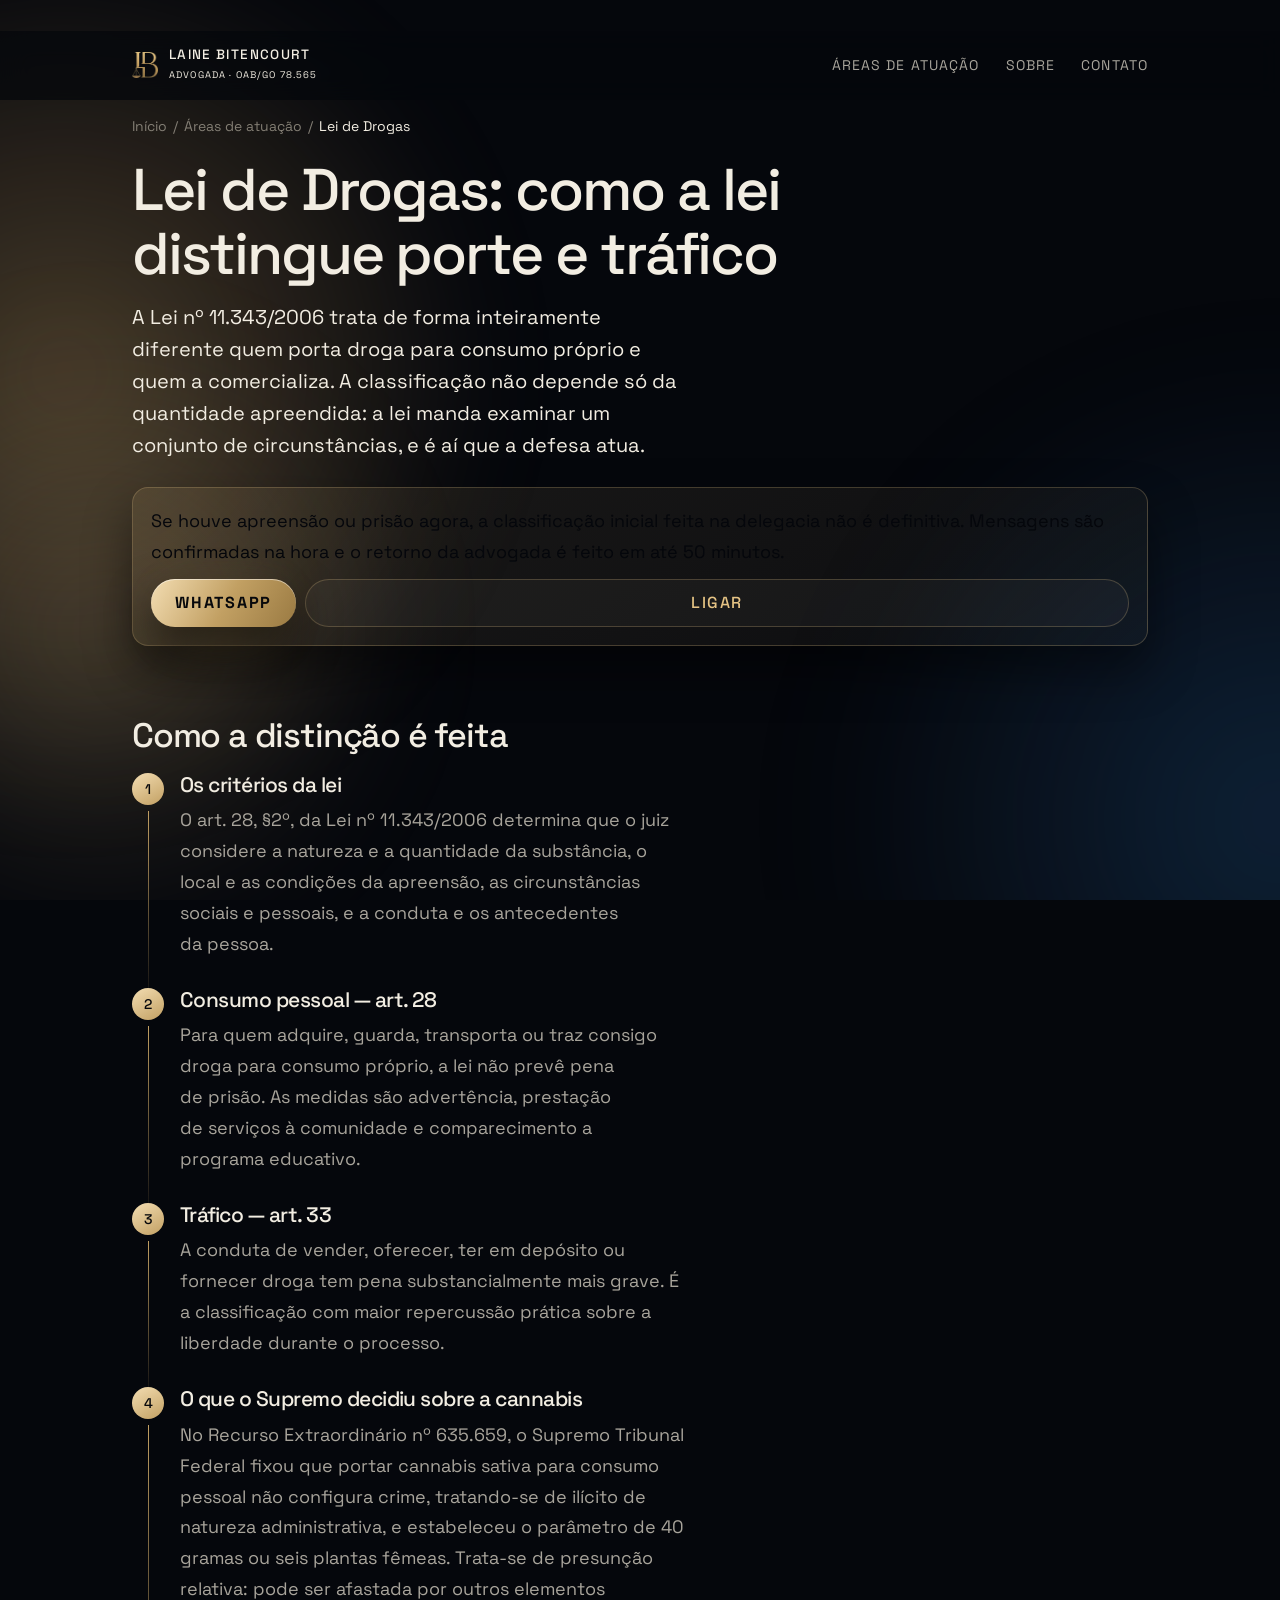
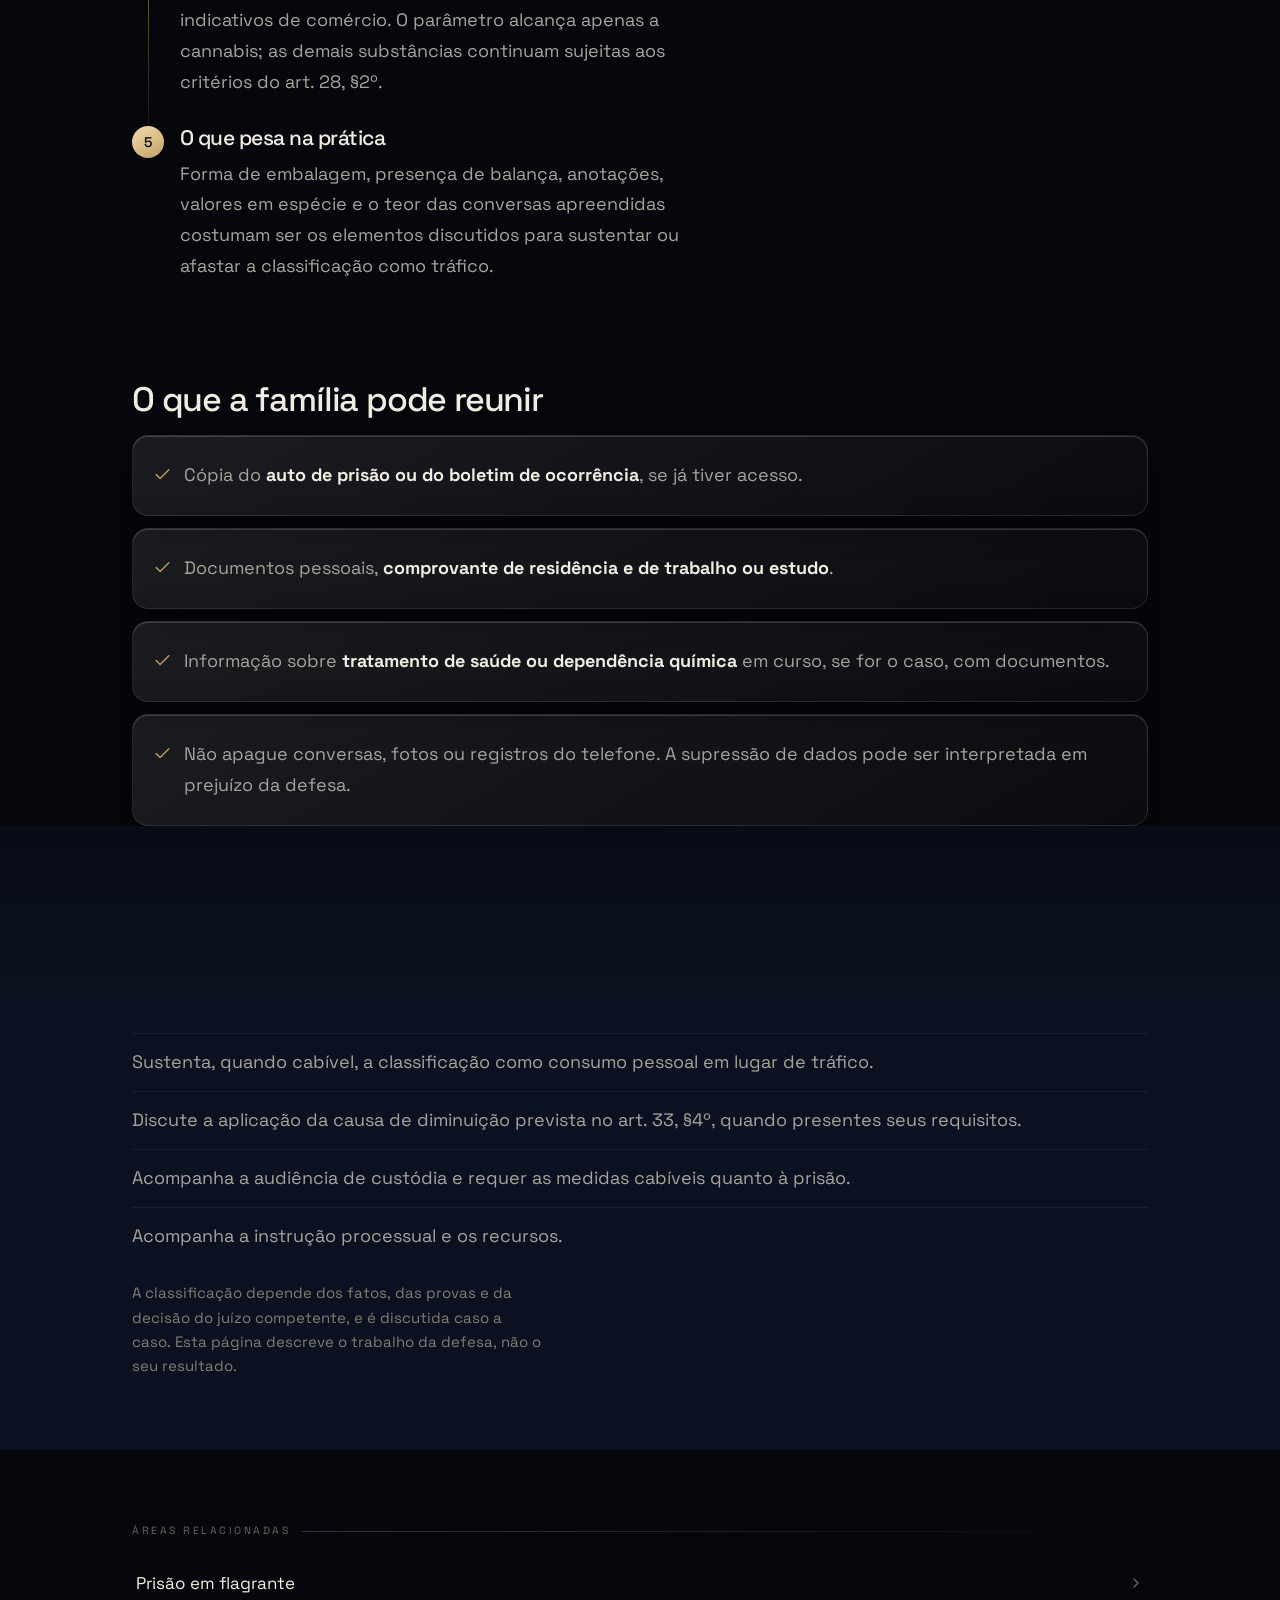
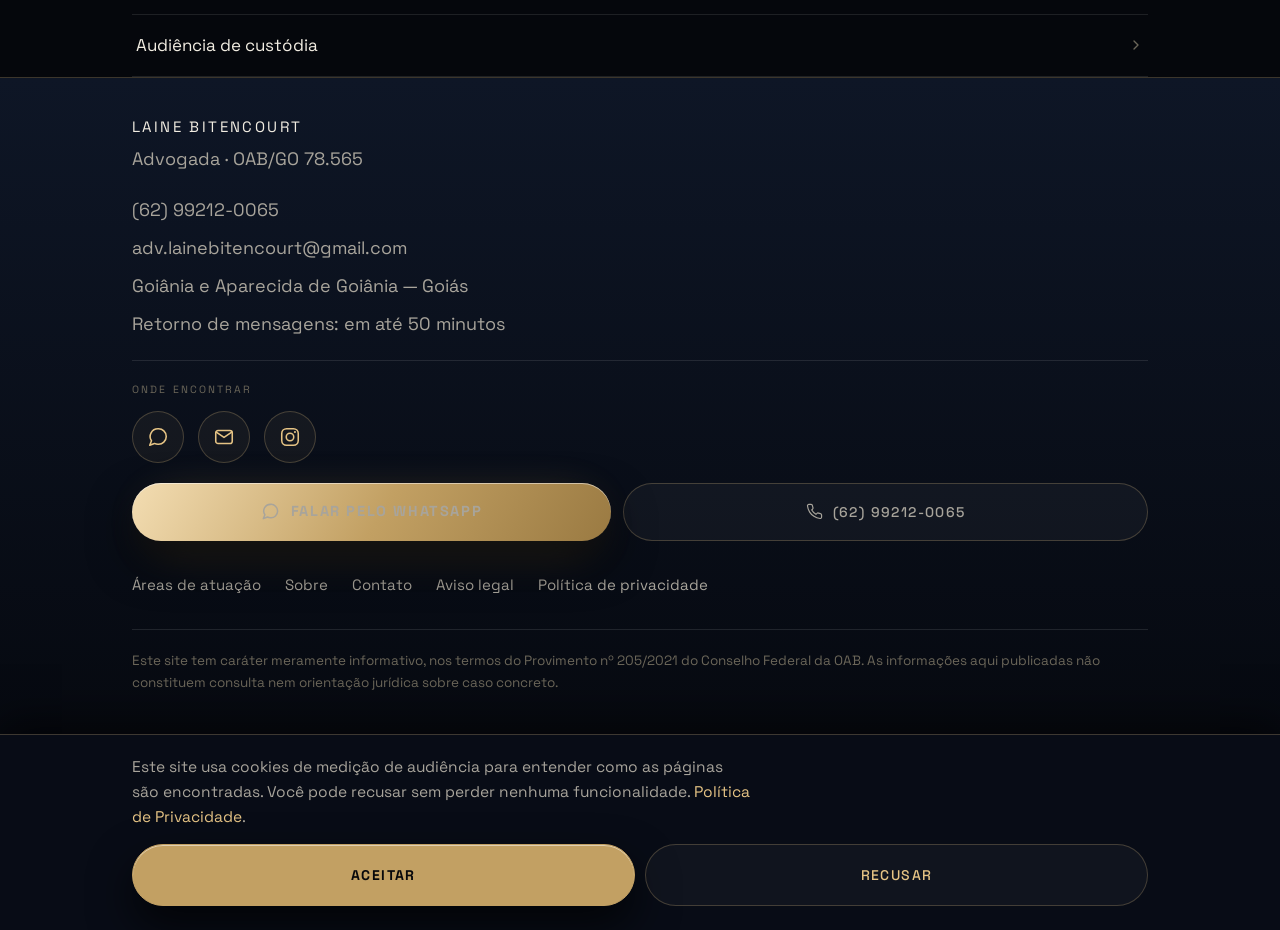
<file: atuacao/lei-de-drogas/index.html>
<!doctype html>
<html lang="pt-BR">
<head>
<meta charset="utf-8">
<meta name="theme-color" content="#05070C">
<meta name="viewport" content="width=device-width, initial-scale=1">
<title>Lei de Drogas: porte para consumo ou tráfico — Laine Bitencourt</title>
<meta name="description" content="Como a Lei nº 11.343/2006 distingue o porte para consumo pessoal do tráfico, quais critérios o juiz analisa e o que decidiu o STF sobre a cannabis. Goiânia e Aparecida de Goiânia.">
<link rel="canonical" href="https://lainebitencourt.com.br/atuacao/lei-de-drogas/">
<meta property="og:type" content="article">
<meta property="og:url" content="https://lainebitencourt.com.br/atuacao/lei-de-drogas/">
<meta property="og:title" content="Lei de Drogas: porte para consumo ou tráfico — Laine Bitencourt">
<meta property="og:description" content="Como a Lei nº 11.343/2006 distingue o porte para consumo pessoal do tráfico, quais critérios o juiz analisa e o que decidiu o STF sobre a cannabis. Goiânia e Aparecida de Goiânia.">
<meta property="og:image" content="https://lainebitencourt.com.br/assets/img/og-default.jpg">
<meta property="og:locale" content="pt_BR">
<link rel="icon" href="/assets/img/favicon.svg" type="image/svg+xml">
<link rel="preload" href="/assets/fonts/space-grotesk-500.woff2" as="font" type="font/woff2" crossorigin>
<link rel="preload" href="/assets/fonts/space-grotesk-400.woff2" as="font" type="font/woff2" crossorigin>
<link rel="preload" href="/assets/fonts/cormorant-500.woff2" as="font" type="font/woff2" crossorigin>
<link rel="preload" href="/assets/fonts/space-grotesk-700.woff2" as="font" type="font/woff2" crossorigin>
<link rel="stylesheet" href="/assets/css/site.css?v=1d3cade5">
<script>document.documentElement.classList.add('js');</script>
<script src="/assets/js/consent.js?v=3020362d"></script>
</head>
<body>
<div class="field" aria-hidden="true"><span class="a1"></span><span class="a2"></span><span class="a3"></span></div>

<a class="skip" href="#main">Ir para o conteúdo</a>

<header class="hd">
  <div class="wrap hd__in">
    <a class="brand" href="/" style="flex-direction:row;align-items:center;gap:11px;"><picture><source srcset="/assets/img/lb-monograma.avif" type="image/avif"><source srcset="/assets/img/lb-monograma.webp" type="image/webp"><img src="/assets/img/lb-monograma.png" alt="" width="30" height="31" decoding="async" style="display:block;flex-shrink:0;"></picture><span style="display:flex;flex-direction:column;gap:1px;"><span class="brand__n">Laine Bitencourt</span><span class="brand__o">Advogada · OAB/GO 78.565</span></span></a>
    <button class="navbtn" type="button" aria-expanded="false" aria-controls="nav"><span></span><span></span><span></span><span class="sr-only">Abrir menu</span></button>
    <nav class="nav" id="nav" aria-label="Principal">
      <ul>
        <li><a href="/atuacao/">Áreas de atuação</a></li>
        <li><a href="/sobre/">Sobre</a></li>
        <li><a href="/contato/">Contato</a></li>
      </ul>
    </nav>
  </div>
</header>

<main id="main">
  <nav class="wrap" aria-label="Trilha" style="padding-top:14px;">
    <ol style="display:flex;flex-wrap:wrap;gap:6px;list-style:none;margin:0;padding:0;font-size:14px;color:var(--ink-3);">
      <li><a href="/" style="color:var(--ink-3);">Início</a></li><li aria-hidden="true">/</li>
      <li><a href="/atuacao/" style="color:var(--ink-3);">Áreas de atuação</a></li><li aria-hidden="true">/</li>
      <li aria-current="page" style="color:var(--ink);">Lei de Drogas</li>
    </ol>
  </nav>

  <article>
    <header class="wrap stack" style="gap:16px;padding-top:20px;">
      <h1 data-reveal>Lei de Drogas: como a lei distingue porte e tráfico</h1>
      <p data-reveal class="lede prose" style="color:var(--ink);">A Lei nº 11.343/2006 trata de forma inteiramente diferente quem porta droga para consumo próprio e quem a comercializa. A classificação não depende só da quantidade apreendida: a lei manda examinar um conjunto de circunstâncias, e é aí que a defesa atua.</p>
    </header>

    <div class="wrap" style="padding-top:26px;">
      <div class="soft stack" style="gap:11px;padding:18px;" data-contact-block data-reveal>
        <p style="color:var(--accent-deep);">Se houve apreensão ou prisão agora, a classificação inicial feita na delegacia não é definitiva. Mensagens são confirmadas na hora e o retorno da advogada é feito em até 50 minutos.</p>
        <div style="display:flex;gap:9px;">
          <span class="cta"><a class="cta__b" style="flex:1 1 0;min-height:48px;font-size:16px;" href="https://wa.me/5562992120065?text=Ol%C3%A1%2C%20preciso%20de%20um%20atendimento" target="_blank" rel="noopener" data-contato="whatsapp" data-local="pagina_atuacao">WhatsApp</a></span>
          <a class="btn-ghost" style="flex:1 1 0;min-height:48px;font-size:16px;" href="tel:+5562992120065" data-contato="telefone" data-local="pagina_atuacao">Ligar</a>
        </div>
      </div>
    </div>

    <section class="wrap sec lazy">
      <h2 data-reveal>Como a distinção é feita</h2>
      <div class="steps stack" style="gap:0;margin-top:18px;">
        <div data-reveal data-depth="3" class="step">
          <div class="step__n"><div class="step__b">1</div><div class="step__l"></div></div>
          <div class="step__c prose"><h3>Os critérios da lei</h3><p style="color:var(--ink-2);">O art. 28, §2º, da Lei nº 11.343/2006 determina que o juiz considere a natureza e a quantidade da substância, o local e as condições da apreensão, as circunstâncias sociais e pessoais, e a conduta e os antecedentes da pessoa.</p></div>
        </div>
        <div data-reveal data-depth="2" class="step">
          <div class="step__n"><div class="step__b">2</div><div class="step__l"></div></div>
          <div class="step__c prose"><h3>Consumo pessoal — art. 28</h3><p style="color:var(--ink-2);">Para quem adquire, guarda, transporta ou traz consigo droga para consumo próprio, a lei não prevê pena de prisão. As medidas são advertência, prestação de serviços à comunidade e comparecimento a programa educativo.</p></div>
        </div>
        <div data-reveal data-depth="1" class="step">
          <div class="step__n"><div class="step__b">3</div><div class="step__l"></div></div>
          <div class="step__c prose"><h3>Tráfico — art. 33</h3><p style="color:var(--ink-2);">A conduta de vender, oferecer, ter em depósito ou fornecer droga tem pena substancialmente mais grave. É a classificação com maior repercussão prática sobre a liberdade durante o processo.</p></div>
        </div>
        <div data-reveal data-depth="1" class="step">
          <div class="step__n"><div class="step__b">4</div><div class="step__l"></div></div>
          <div class="step__c prose"><h3>O que o Supremo decidiu sobre a cannabis</h3><p style="color:var(--ink-2);">No Recurso Extraordinário nº 635.659, o Supremo Tribunal Federal fixou que portar cannabis sativa para consumo pessoal não configura crime, tratando-se de ilícito de natureza administrativa, e estabeleceu o parâmetro de 40 gramas ou seis plantas fêmeas. Trata-se de presunção relativa: pode ser afastada por outros elementos indicativos de comércio. O parâmetro alcança apenas a cannabis; as demais substâncias continuam sujeitas aos critérios do art. 28, §2º.</p></div>
        </div>
        <div data-reveal data-depth="2" class="step">
          <div class="step__n"><div class="step__b">5</div></div>
          <div class="step__c prose"><h3>O que pesa na prática</h3><p style="color:var(--ink-2);">Forma de embalagem, presença de balança, anotações, valores em espécie e o teor das conversas apreendidas costumam ser os elementos discutidos para sustentar ou afastar a classificação como tráfico.</p></div>
        </div>
      </div>
    </section>

    <section class="wrap sec lazy">
      <h2 data-reveal>O que a família pode reunir</h2>
      <ul class="stack" style="gap:12px;margin-top:16px;">
        <li data-reveal data-depth="3" class="card" style="display:flex;gap:12px;align-items:flex-start;"><svg width="19" height="19" viewBox="0 0 24 24" fill="none" stroke="var(--accent)" stroke-width="1.7" stroke-linecap="round" stroke-linejoin="round" style="flex-shrink:0;margin-top:5px;" aria-hidden="true"><path d="M20 6L9 17l-5-5"/></svg><span style="color:var(--ink-2);">Cópia do <strong style="color:var(--ink);font-weight:600;">auto de prisão ou do boletim de ocorrência</strong>, se já tiver acesso.</span></li>
        <li data-reveal data-depth="2" class="card" style="display:flex;gap:12px;align-items:flex-start;"><svg width="19" height="19" viewBox="0 0 24 24" fill="none" stroke="var(--accent)" stroke-width="1.7" stroke-linecap="round" stroke-linejoin="round" style="flex-shrink:0;margin-top:5px;" aria-hidden="true"><path d="M20 6L9 17l-5-5"/></svg><span style="color:var(--ink-2);">Documentos pessoais, <strong style="color:var(--ink);font-weight:600;">comprovante de residência e de trabalho ou estudo</strong>.</span></li>
        <li data-reveal data-depth="1" class="card" style="display:flex;gap:12px;align-items:flex-start;"><svg width="19" height="19" viewBox="0 0 24 24" fill="none" stroke="var(--accent)" stroke-width="1.7" stroke-linecap="round" stroke-linejoin="round" style="flex-shrink:0;margin-top:5px;" aria-hidden="true"><path d="M20 6L9 17l-5-5"/></svg><span style="color:var(--ink-2);">Informação sobre <strong style="color:var(--ink);font-weight:600;">tratamento de saúde ou dependência química</strong> em curso, se for o caso, com documentos.</span></li>
        <li data-reveal data-depth="1" class="card" style="display:flex;gap:12px;align-items:flex-start;"><svg width="19" height="19" viewBox="0 0 24 24" fill="none" stroke="var(--accent)" stroke-width="1.7" stroke-linecap="round" stroke-linejoin="round" style="flex-shrink:0;margin-top:5px;" aria-hidden="true"><path d="M20 6L9 17l-5-5"/></svg><span style="color:var(--ink-2);">Não apague conversas, fotos ou registros do telefone. A supressão de dados pode ser interpretada em prejuízo da defesa.</span></li>
      </ul>
    </section>

    <div class="fuse fuse--12" aria-hidden="true"></div>
    <section class="z2 lazy" style="padding-block:0 clamp(44px,12vw,72px);">
      <div class="wrap">
        <h2 data-reveal>Como a advogada atua nesta fase</h2>
        <ul style="margin-top:16px;">
          <li style="padding:13px 0;border-bottom:1px solid var(--line-soft);color:var(--ink-2);">Analisa o auto de prisão, o laudo preliminar e, depois, o laudo definitivo de constatação da substância.</li>
          <li style="padding:13px 0;border-bottom:1px solid var(--line-soft);color:var(--ink-2);">Examina a legalidade da abordagem, da busca pessoal e da entrada em domicílio.</li>
          <li style="padding:13px 0;border-bottom:1px solid var(--line-soft);color:var(--ink-2);">Sustenta, quando cabível, a classificação como consumo pessoal em lugar de tráfico.</li>
          <li style="padding:13px 0;border-bottom:1px solid var(--line-soft);color:var(--ink-2);">Discute a aplicação da causa de diminuição prevista no art. 33, §4º, quando presentes seus requisitos.</li>
          <li style="padding:13px 0;border-bottom:1px solid var(--line-soft);color:var(--ink-2);">Acompanha a audiência de custódia e requer as medidas cabíveis quanto à prisão.</li>
          <li style="padding:13px 0;color:var(--ink-2);">Acompanha a instrução processual e os recursos.</li>
        </ul>
        <!-- Bloco 4 de LAINE_04 4: descreve ATIVIDADE, nunca RESULTADO. Nao editar sem reler LAINE_02. -->
        <p class="small prose" style="margin-top:16px;">A classificação depende dos fatos, das provas e da decisão do juízo competente, e é discutida caso a caso. Esta página descreve o trabalho da defesa, não o seu resultado.</p>
      </div>
    </section>

    <section class="wrap sec lazy">
      <p data-reveal class="eyebrow">Áreas relacionadas</p>
      <div class="rows" style="margin-top:12px;">
        <a data-reveal href="/atuacao/prisao-em-flagrante/">Prisão em flagrante<svg width="16" height="16" viewBox="0 0 24 24" fill="none" stroke="var(--icon)" stroke-width="2" stroke-linecap="round" stroke-linejoin="round" aria-hidden="true"><path d="M9 6l6 6-6 6"/></svg></a>
        <a data-reveal href="/atuacao/audiencia-de-custodia/">Audiência de custódia<svg width="16" height="16" viewBox="0 0 24 24" fill="none" stroke="var(--icon)" stroke-width="2" stroke-linecap="round" stroke-linejoin="round" aria-hidden="true"><path d="M9 6l6 6-6 6"/></svg></a>
      </div>
    </section>
  </article>
</main>

<footer class="ft lazy">
  <div class="wrap ft__in">
    <div class="stack" style="gap:4px;"><p class="ft__n">Laine Bitencourt</p><p>Advogada · OAB/GO 78.565</p></div>
    <div class="stack" style="gap:7px;">
      <p><a href="tel:+5562992120065" data-contato="telefone" data-local="rodape">(62) 99212-0065</a></p>
      <p><a href="mailto:adv.lainebitencourt@gmail.com" data-contato="email" data-local="rodape">adv.lainebitencourt@gmail.com</a></p>
      <p>Goiânia e Aparecida de Goiânia — Goiás</p>
      <p>Retorno de mensagens: em até 50 minutos</p>
    </div>
    <div class="ft__rule"></div>
    <div class="stack" style="gap:12px;">
      <span class="social__h">Onde encontrar</span>
      <div class="social">
        <a href="https://wa.me/5562992120065?text=Ol%C3%A1%2C%20preciso%20de%20um%20atendimento" target="_blank" rel="noopener" data-contato="whatsapp" data-local="rodape" aria-label="WhatsApp (62) 99212-0065">
          <svg width="22" height="22" viewBox="0 0 24 24" fill="none" stroke="currentColor" stroke-width="1.7" stroke-linecap="round" stroke-linejoin="round" aria-hidden="true"><path d="M21 11.5a8.4 8.4 0 0 1-9 8.4 8.9 8.9 0 0 1-3.9-.9L3 21l1.9-4.9A8.4 8.4 0 0 1 12 3a8.4 8.4 0 0 1 9 8.5Z"/></svg>
        </a>
        <a href="mailto:adv.lainebitencourt@gmail.com" data-contato="email" data-local="rodape" aria-label="E-mail adv.lainebitencourt@gmail.com">
          <svg width="22" height="22" viewBox="0 0 24 24" fill="none" stroke="currentColor" stroke-width="1.7" stroke-linecap="round" stroke-linejoin="round" aria-hidden="true"><rect x="3" y="5" width="18" height="14" rx="2.5"/><path d="M3.6 6.6l8.4 5.9 8.4-5.9"/></svg>
        </a>
        <a href="https://www.instagram.com/lainebitencourt.adv/" rel="me noopener" target="_blank" aria-label="Instagram @lainebitencourt.adv">
          <svg width="22" height="22" viewBox="0 0 24 24" fill="none" stroke="currentColor" stroke-width="1.7" stroke-linecap="round" stroke-linejoin="round" aria-hidden="true"><rect x="3" y="3" width="18" height="18" rx="5.2"/><circle cx="12" cy="12" r="4.1"/><circle cx="17.4" cy="6.6" r="1.15" fill="currentColor" stroke="none"/></svg>
        </a>
      </div>
    </div>
        <div class="ft__cta">
      <span class="cta"><a class="cta__b" href="https://wa.me/5562992120065?text=Ol%C3%A1%2C%20preciso%20de%20um%20atendimento" target="_blank" rel="noopener" data-contato="whatsapp" data-local="rodape"><svg width="19" height="19" viewBox="0 0 24 24" fill="none" stroke="currentColor" stroke-width="1.9" stroke-linecap="round" stroke-linejoin="round" aria-hidden="true"><path d="M21 11.5a8.4 8.4 0 0 1-9 8.4 8.9 8.9 0 0 1-3.9-.9L3 21l1.9-4.9A8.4 8.4 0 0 1 12 3a8.4 8.4 0 0 1 9 8.5Z"/></svg> Falar pelo WhatsApp</a></span>
      <a class="btn-ghost" href="tel:+5562992120065" data-contato="telefone" data-local="rodape"><svg width="17" height="17" viewBox="0 0 24 24" fill="none" stroke="currentColor" stroke-width="1.7" stroke-linecap="round" stroke-linejoin="round" aria-hidden="true"><path d="M22 16.9v3a2 2 0 0 1-2.2 2 19.8 19.8 0 0 1-8.6-3.1 19.5 19.5 0 0 1-6-6A19.8 19.8 0 0 1 2.1 4.2 2 2 0 0 1 4.1 2h3a2 2 0 0 1 2 1.7 12.8 12.8 0 0 0 .7 2.7 2 2 0 0 1-.5 2.1L8.1 9.9a16 16 0 0 0 6 6l1.4-1.2a2 2 0 0 1 2.1-.5c.9.3 1.8.6 2.7.7a2 2 0 0 1 1.7 2Z"/></svg> (62) 99212-0065</a>
    </div>
    <nav class="ft__nav" aria-label="Rodapé">
      <a href="/atuacao/">Áreas de atuação</a><a href="/sobre/">Sobre</a><a href="/contato/">Contato</a><a href="/aviso-legal/">Aviso legal</a><a href="/politica-de-privacidade/">Política de privacidade</a>
    </nav>
    <div class="ft__rule"></div>
    <p class="ft__legal">Este site tem caráter meramente informativo, nos termos do Provimento nº 205/2021 do Conselho Federal da OAB. As informações aqui publicadas não constituem consulta nem orientação jurídica sobre caso concreto.</p>
  </div>
</footer>

<nav class="bar" aria-label="Contato rápido">
  <a class="w" href="https://wa.me/5562992120065?text=Ol%C3%A1%2C%20preciso%20de%20um%20atendimento" target="_blank" rel="noopener" data-contato="whatsapp" data-local="barra_fixa_mobile">WhatsApp</a>
  <a class="t" href="tel:+5562992120065" data-contato="telefone" data-local="barra_fixa_mobile">Ligar</a>
</nav>

<script type="application/ld+json">
{
  "@context":"https://schema.org",
  "@graph":[
    {"@type":"Service","@id":"https://lainebitencourt.com.br/atuacao/lei-de-drogas/#service","name":"Lei de Drogas","serviceType":"Defesa em crimes da Lei de Drogas","provider":{"@id":"https://lainebitencourt.com.br/#pratica"},"areaServed":[{"@type":"City","name":"Goiânia"},{"@type":"City","name":"Aparecida de Goiânia"}]},
    {"@type":"WebPage","@id":"https://lainebitencourt.com.br/atuacao/lei-de-drogas/#webpage","url":"https://lainebitencourt.com.br/atuacao/lei-de-drogas/","name":"Lei de Drogas: porte para consumo ou tráfico — Laine Bitencourt","inLanguage":"pt-BR","about":{"@id":"https://lainebitencourt.com.br/atuacao/lei-de-drogas/#service"},"breadcrumb":{"@id":"https://lainebitencourt.com.br/atuacao/lei-de-drogas/#breadcrumb"}},
    {"@type":"BreadcrumbList","@id":"https://lainebitencourt.com.br/atuacao/lei-de-drogas/#breadcrumb","itemListElement":[
      {"@type":"ListItem","position":1,"name":"Início","item":"https://lainebitencourt.com.br/"},
      {"@type":"ListItem","position":2,"name":"Áreas de atuação","item":"https://lainebitencourt.com.br/atuacao/"},
      {"@type":"ListItem","position":3,"name":"Lei de Drogas"}
    ]}
  ]
}
</script>
<script src="/assets/js/site.js?v=5f118c10" defer></script>
</body>
</html>
</file>
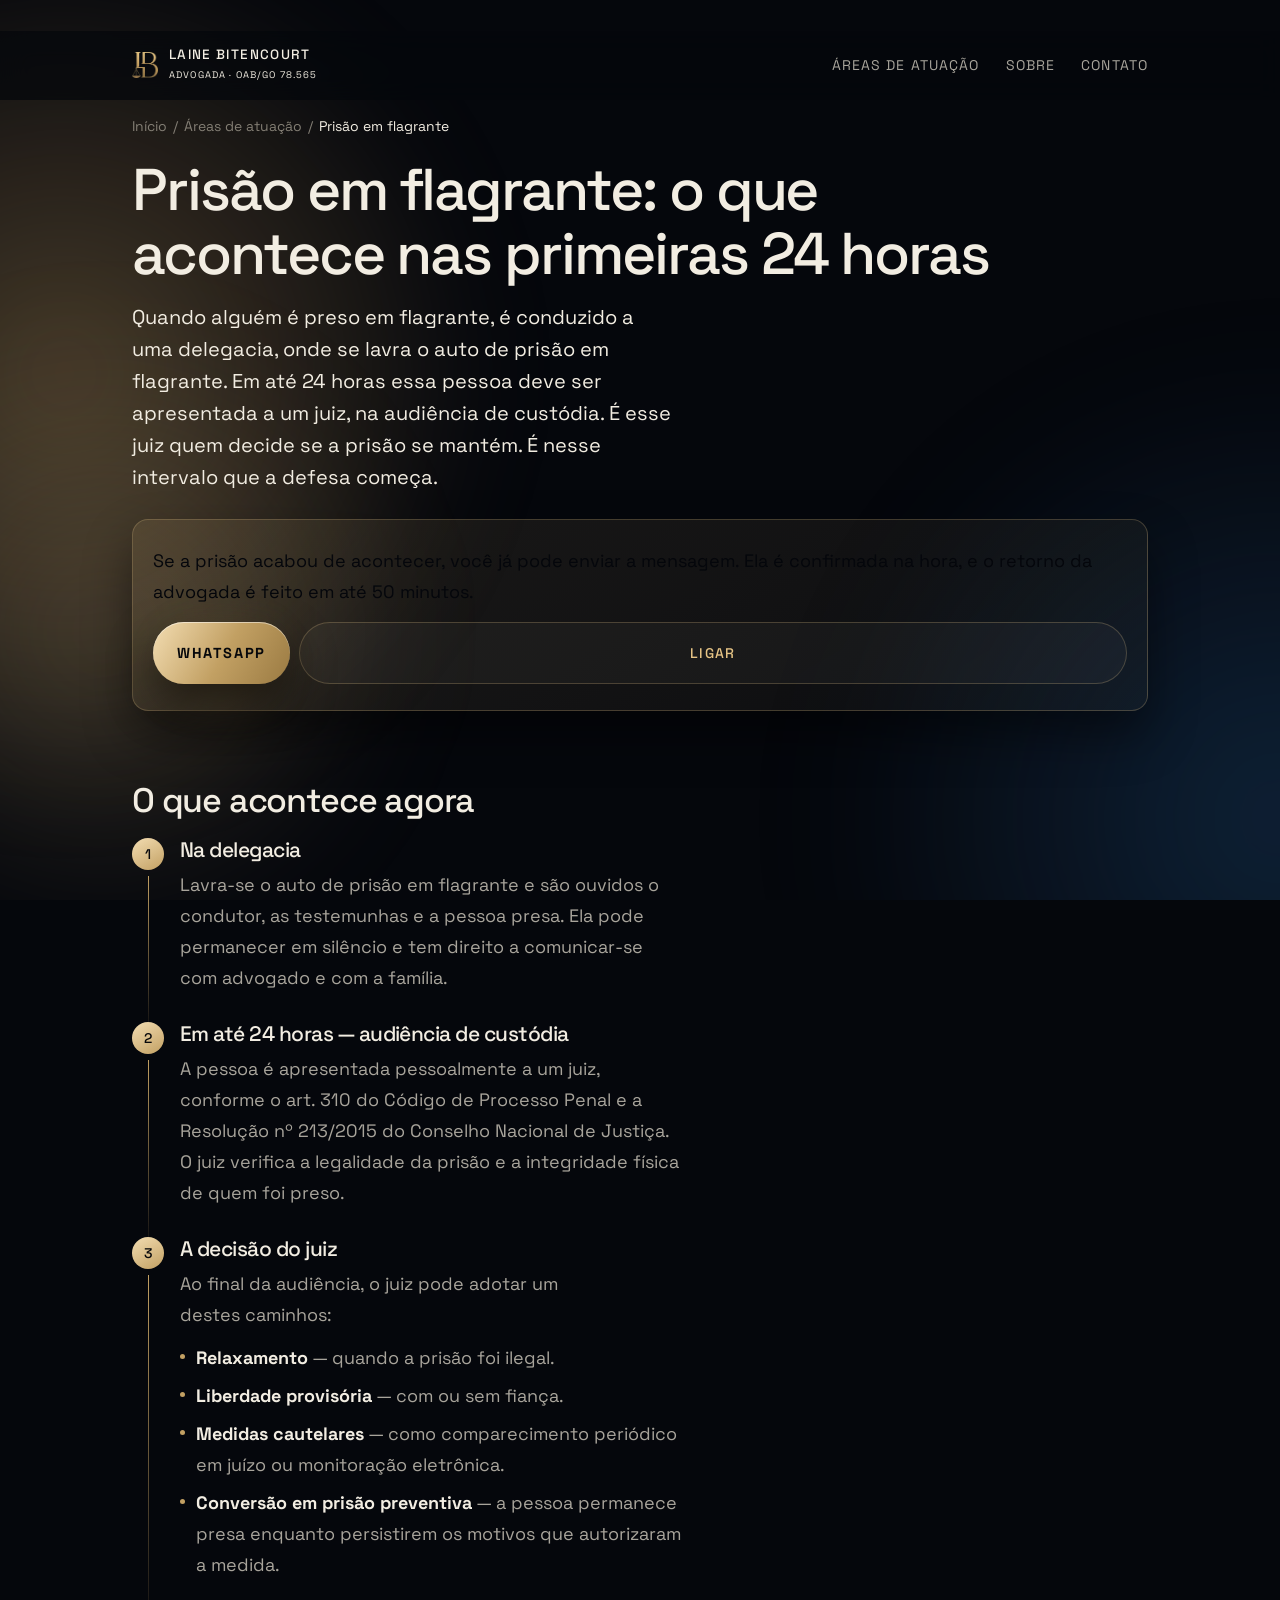
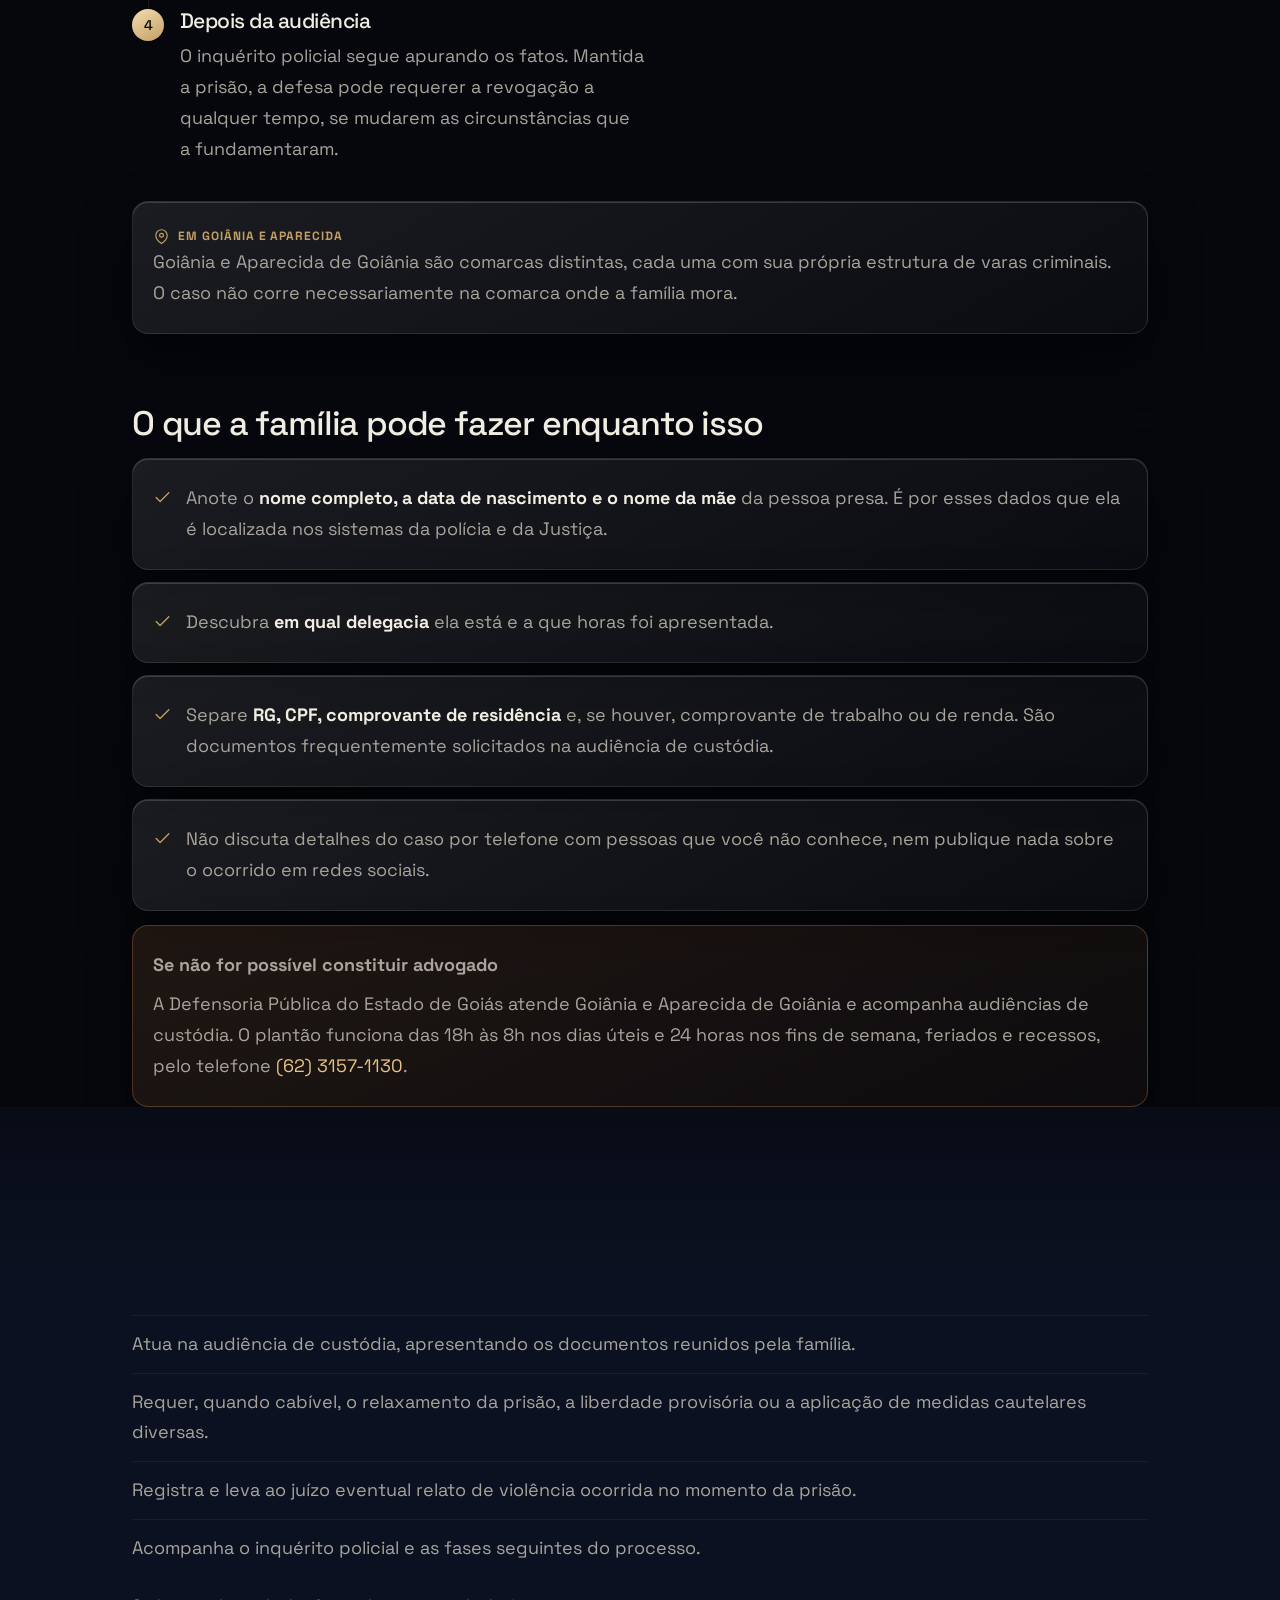
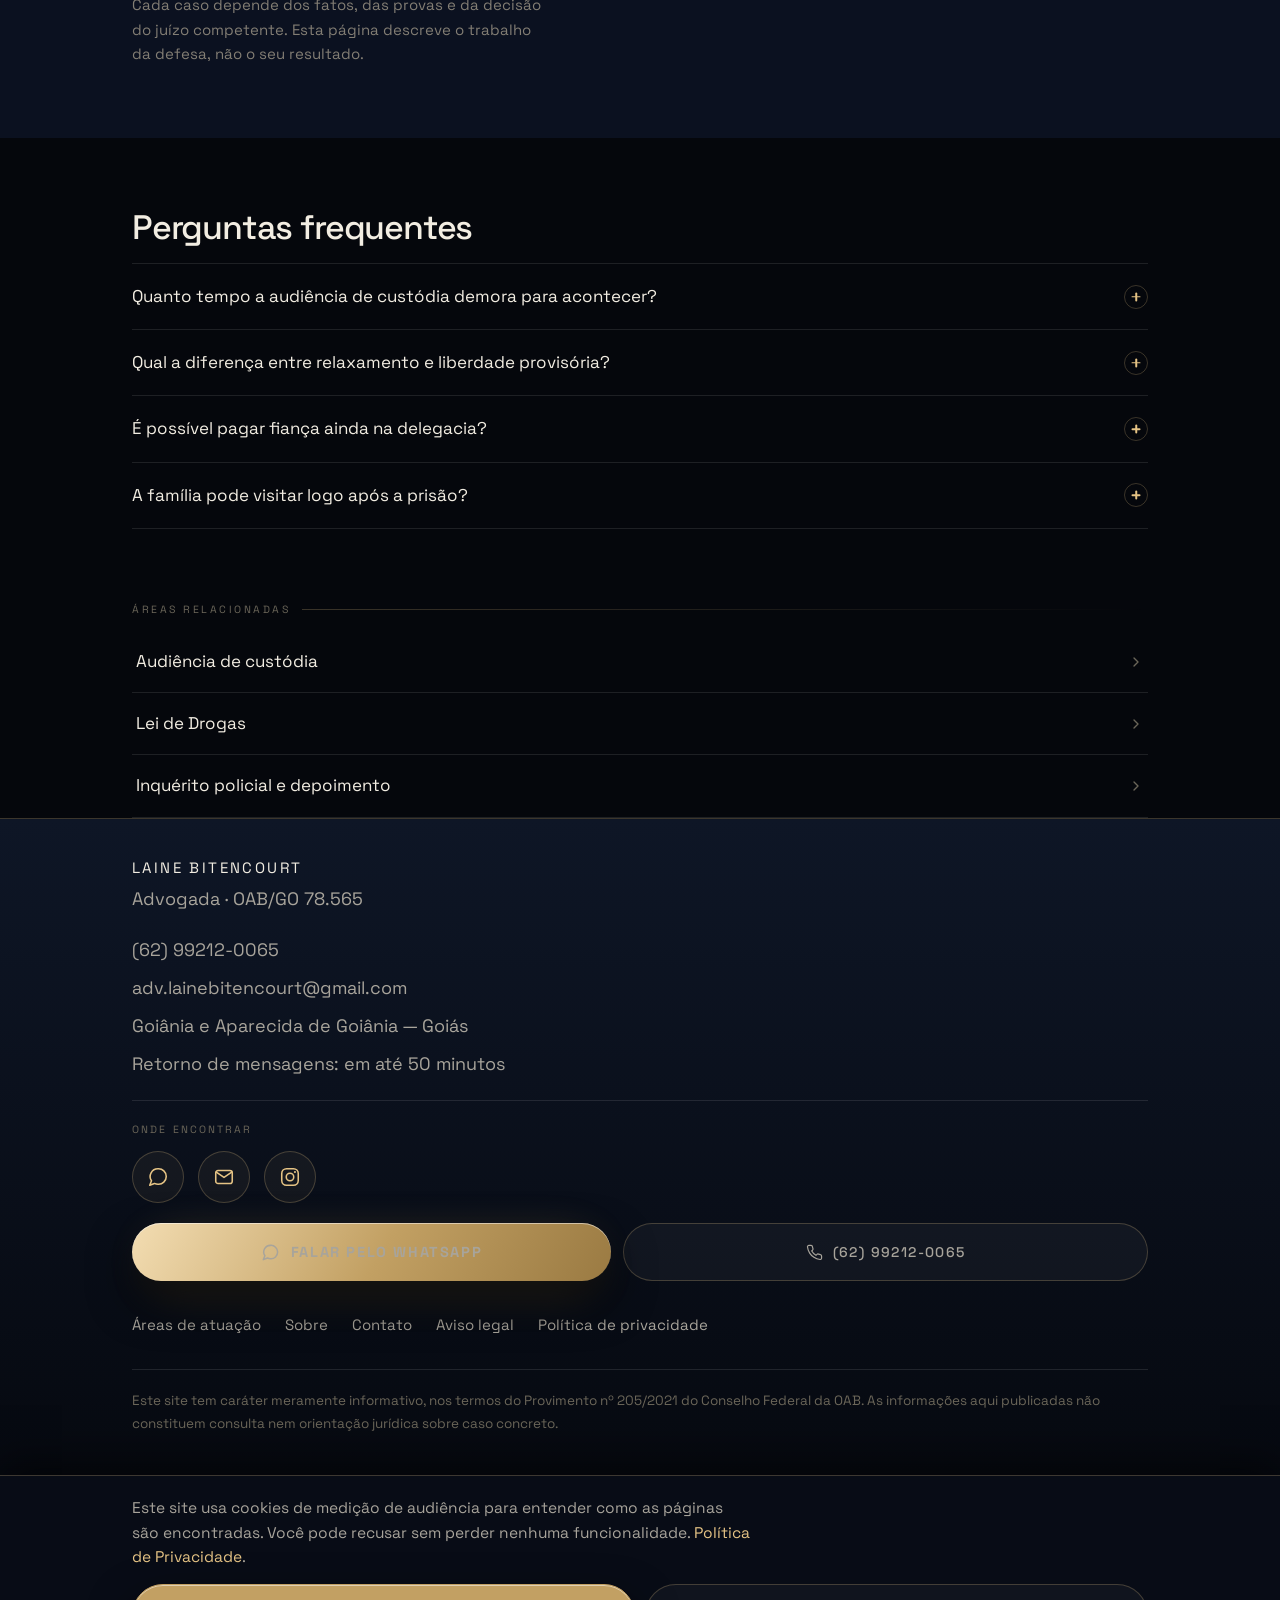
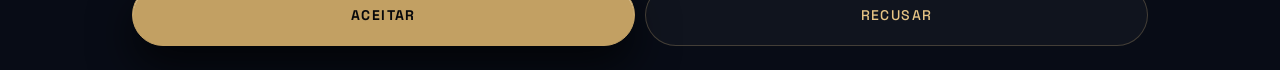
<file: atuacao/prisao-em-flagrante/index.html>
<!doctype html>
<html lang="pt-BR">
<head>
<meta charset="utf-8">
<meta name="theme-color" content="#05070C">
<meta name="viewport" content="width=device-width, initial-scale=1">
<title>Prisão em flagrante em Goiânia: o que fazer agora</title>
<meta name="description" content="O que acontece na delegacia, como funciona a audiência de custódia nas primeiras 24 horas e quais documentos a família precisa reunir. Informação sobre o procedimento em Goiânia e Aparecida de Goiânia.">
<link rel="canonical" href="https://lainebitencourt.com.br/atuacao/prisao-em-flagrante/">
<meta property="og:type" content="article">
<meta property="og:url" content="https://lainebitencourt.com.br/atuacao/prisao-em-flagrante/">
<meta property="og:title" content="Prisão em flagrante em Goiânia: o que fazer agora">
<meta property="og:description" content="O que acontece na delegacia, como funciona a audiência de custódia e o que a família pode reunir enquanto isso.">
<meta property="og:image" content="https://lainebitencourt.com.br/assets/img/og-default.jpg">
<meta property="og:locale" content="pt_BR">
<link rel="icon" href="/assets/img/favicon.svg" type="image/svg+xml">
<link rel="preload" href="/assets/fonts/space-grotesk-500.woff2" as="font" type="font/woff2" crossorigin>
<link rel="preload" href="/assets/fonts/space-grotesk-400.woff2" as="font" type="font/woff2" crossorigin>
<link rel="preload" href="/assets/fonts/cormorant-500.woff2" as="font" type="font/woff2" crossorigin>
<link rel="preload" href="/assets/fonts/space-grotesk-700.woff2" as="font" type="font/woff2" crossorigin>
<link rel="stylesheet" href="/assets/css/site.css?v=1d3cade5">
<script>document.documentElement.classList.add('js');</script>
<script src="/assets/js/consent.js?v=3020362d"></script>
</head>
<body>
<div class="field" aria-hidden="true"><span class="a1"></span><span class="a2"></span><span class="a3"></span></div>

<a class="skip" href="#main">Ir para o conteúdo</a>

<header class="hd">
  <div class="wrap hd__in">
    <a class="brand" href="/" style="flex-direction:row;align-items:center;gap:11px;"><picture><source srcset="/assets/img/lb-monograma.avif" type="image/avif"><source srcset="/assets/img/lb-monograma.webp" type="image/webp"><img src="/assets/img/lb-monograma.png" alt="" width="30" height="31" decoding="async" style="display:block;flex-shrink:0;"></picture><span style="display:flex;flex-direction:column;gap:1px;"><span class="brand__n">Laine Bitencourt</span><span class="brand__o">Advogada · OAB/GO 78.565</span></span></a>
    <button class="navbtn" type="button" aria-expanded="false" aria-controls="nav"><span></span><span></span><span></span><span class="sr-only">Abrir menu</span></button>
    <nav class="nav" id="nav" aria-label="Principal">
      <ul>
        <li><a href="/atuacao/">Áreas de atuação</a></li>
        <li><a href="/sobre/">Sobre</a></li>
        <li><a href="/contato/">Contato</a></li>
      </ul>
    </nav>
  </div>
</header>

<main id="main">
  <nav class="wrap" aria-label="Trilha" style="padding-top:14px;">
    <ol style="display:flex;flex-wrap:wrap;gap:6px;list-style:none;margin:0;padding:0;font-size:14px;color:var(--ink-3);">
      <li><a href="/" style="color:var(--ink-3);">Início</a></li><li aria-hidden="true">/</li>
      <li><a href="/atuacao/" style="color:var(--ink-3);">Áreas de atuação</a></li><li aria-hidden="true">/</li>
      <li aria-current="page" style="color:var(--ink);">Prisão em flagrante</li>
    </ol>
  </nav>

  <article>
    <header class="wrap stack" style="gap:16px;padding-top:20px;">
      <h1 data-reveal>Prisão em flagrante: o que acontece nas primeiras 24 horas</h1>
      <p class="lede prose" style="color:var(--ink);" data-reveal>Quando alguém é preso em flagrante, é conduzido a uma delegacia, onde se lavra o auto de prisão em flagrante. Em até 24 horas essa pessoa deve ser apresentada a um juiz, na audiência de custódia. É esse juiz quem decide se a prisão se mantém. É nesse intervalo que a defesa começa.</p>
    </header>

    <div class="wrap" style="padding-top:26px;">
      <div class="soft stack" style="gap:14px;" data-contact-block data-reveal>
        <p style="color:var(--accent-deep);">Se a prisão acabou de acontecer, você já pode enviar a mensagem. Ela é confirmada na hora, e o retorno da advogada é feito em até 50 minutos.</p>
        <div style="display:flex;gap:9px;">
          <span class="cta"><a class="cta__b" style="flex:1 1 0;" href="https://wa.me/5562992120065?text=Ol%C3%A1%2C%20preciso%20de%20um%20atendimento" target="_blank" rel="noopener" data-contato="whatsapp" data-local="pagina_atuacao">WhatsApp</a></span>
          <a class="btn-ghost" style="flex:1 1 0;" href="tel:+5562992120065" data-contato="telefone" data-local="pagina_atuacao">Ligar</a>
        </div>
      </div>
    </div>

    <section class="wrap sec lazy">
      <h2 data-reveal>O que acontece agora</h2>
      <div class="steps stack" style="gap:0;margin-top:18px;">
        <div class="step" data-reveal data-depth="3">
          <div class="step__n"><div class="step__b">1</div><div class="step__l"></div></div>
          <div class="step__c prose"><h3>Na delegacia</h3><p style="color:var(--ink-2);">Lavra-se o auto de prisão em flagrante e são ouvidos o condutor, as testemunhas e a pessoa presa. Ela pode permanecer em silêncio e tem direito a comunicar-se com advogado e com a família.</p></div>
        </div>
        <div class="step" data-reveal data-depth="2">
          <div class="step__n"><div class="step__b">2</div><div class="step__l"></div></div>
          <div class="step__c prose"><h3>Em até 24 horas — audiência de custódia</h3><p style="color:var(--ink-2);">A pessoa é apresentada pessoalmente a um juiz, conforme o art. 310 do Código de Processo Penal e a Resolução nº 213/2015 do Conselho Nacional de Justiça. O juiz verifica a legalidade da prisão e a integridade física de quem foi preso.</p></div>
        </div>
        <div class="step" data-reveal data-depth="1">
          <div class="step__n"><div class="step__b">3</div><div class="step__l"></div></div>
          <div class="step__c prose">
            <h3>A decisão do juiz</h3>
            <p style="color:var(--ink-2);">Ao final da audiência, o juiz pode adotar um destes caminhos:</p>
            <ul class="stack" style="gap:7px;padding-top:4px;">
              <li class="bullet"><span style="color:var(--ink-2);"><strong style="color:var(--ink);font-weight:600;">Relaxamento</strong> — quando a prisão foi ilegal.</span></li>
              <li class="bullet"><span style="color:var(--ink-2);"><strong style="color:var(--ink);font-weight:600;">Liberdade provisória</strong> — com ou sem fiança.</span></li>
              <li class="bullet"><span style="color:var(--ink-2);"><strong style="color:var(--ink);font-weight:600;">Medidas cautelares</strong> — como comparecimento periódico em juízo ou monitoração eletrônica.</span></li>
              <li class="bullet"><span style="color:var(--ink-2);"><strong style="color:var(--ink);font-weight:600;">Conversão em prisão preventiva</strong> — a pessoa permanece presa enquanto persistirem os motivos que autorizaram a medida.</span></li>
            </ul>
          </div>
        </div>
        <div class="step" data-reveal data-depth="1">
          <div class="step__n"><div class="step__b">4</div></div>
          <div class="step__c prose"><h3>Depois da audiência</h3><p style="color:var(--ink-2);">O inquérito policial segue apurando os fatos. Mantida a prisão, a defesa pode requerer a revogação a qualquer tempo, se mudarem as circunstâncias que a fundamentaram.</p></div>
        </div>
      </div>

      <div class="card stack" data-reveal style="gap:10px;margin-top:8px;">
        <p style="display:flex;align-items:center;gap:8px;font-size:12px;font-weight:600;letter-spacing:.08em;text-transform:uppercase;color:var(--accent);">
          <svg width="17" height="17" viewBox="0 0 24 24" fill="none" stroke="currentColor" stroke-width="1.7" stroke-linecap="round" stroke-linejoin="round" aria-hidden="true"><path d="M20 10.5c0 6-8 11.5-8 11.5s-8-5.5-8-11.5a8 8 0 0 1 16 0Z"/><circle cx="12" cy="10.3" r="2.7"/></svg>
          Em Goiânia e Aparecida
        </p>
        <p style="color:var(--ink-2);">Goiânia e Aparecida de Goiânia são comarcas distintas, cada uma com sua própria estrutura de varas criminais. O caso não corre necessariamente na comarca onde a família mora.</p>
      </div>
    </section>

    <section class="wrap sec lazy">
      <h2 data-reveal>O que a família pode fazer enquanto isso</h2>
      <ul class="stack" style="gap:12px;margin-top:16px;">
        <li class="card" data-reveal data-depth="2" style="display:flex;gap:14px;align-items:flex-start;"><svg width="19" height="19" viewBox="0 0 24 24" fill="none" stroke="var(--accent)" stroke-width="1.7" stroke-linecap="round" stroke-linejoin="round" style="flex-shrink:0;margin-top:5px;" aria-hidden="true"><path d="M20 6L9 17l-5-5"/></svg><span style="color:var(--ink-2);">Anote o <strong style="color:var(--ink);font-weight:600;">nome completo, a data de nascimento e o nome da mãe</strong> da pessoa presa. É por esses dados que ela é localizada nos sistemas da polícia e da Justiça.</span></li>
        <li class="card" data-reveal data-depth="3" style="display:flex;gap:14px;align-items:flex-start;"><svg width="19" height="19" viewBox="0 0 24 24" fill="none" stroke="var(--accent)" stroke-width="1.7" stroke-linecap="round" stroke-linejoin="round" style="flex-shrink:0;margin-top:5px;" aria-hidden="true"><path d="M20 6L9 17l-5-5"/></svg><span style="color:var(--ink-2);">Descubra <strong style="color:var(--ink);font-weight:600;">em qual delegacia</strong> ela está e a que horas foi apresentada.</span></li>
        <li class="card" data-reveal data-depth="3" style="display:flex;gap:14px;align-items:flex-start;"><svg width="19" height="19" viewBox="0 0 24 24" fill="none" stroke="var(--accent)" stroke-width="1.7" stroke-linecap="round" stroke-linejoin="round" style="flex-shrink:0;margin-top:5px;" aria-hidden="true"><path d="M20 6L9 17l-5-5"/></svg><span style="color:var(--ink-2);">Separe <strong style="color:var(--ink);font-weight:600;">RG, CPF, comprovante de residência</strong> e, se houver, comprovante de trabalho ou de renda. São documentos frequentemente solicitados na audiência de custódia.</span></li>
        <li class="card" data-reveal data-depth="2" style="display:flex;gap:14px;align-items:flex-start;"><svg width="19" height="19" viewBox="0 0 24 24" fill="none" stroke="var(--accent)" stroke-width="1.7" stroke-linecap="round" stroke-linejoin="round" style="flex-shrink:0;margin-top:5px;" aria-hidden="true"><path d="M20 6L9 17l-5-5"/></svg><span style="color:var(--ink-2);">Não discuta detalhes do caso por telefone com pessoas que você não conhece, nem publique nada sobre o ocorrido em redes sociais.</span></li>
      </ul>
      <div class="band stack" data-reveal style="gap:8px;margin-top:14px;">
        <p style="font-weight:600;">Se não for possível constituir advogado</p>
        <p style="color:var(--ink-2);">A Defensoria Pública do Estado de Goiás atende Goiânia e Aparecida de Goiânia e acompanha audiências de custódia. O plantão funciona das 18h às 8h nos dias úteis e 24 horas nos fins de semana, feriados e recessos, pelo telefone <a href="tel:+556231571130">(62) 3157-1130</a>.</p>
      </div>
    </section>

    <div class="fuse fuse--12" aria-hidden="true"></div>
    <section class="z2 lazy" style="padding-block:0 clamp(44px,12vw,72px);">
      <div class="wrap">
        <h2 data-reveal>Como a advogada atua nesta fase</h2>
        <ul style="margin-top:16px;">
          <li style="padding:13px 0;border-bottom:1px solid var(--line-soft);color:var(--ink-2);">Acompanha o atendimento na delegacia e a comunicação com a pessoa presa.</li>
          <li style="padding:13px 0;border-bottom:1px solid var(--line-soft);color:var(--ink-2);">Requer vista do auto de prisão em flagrante e dos documentos que o instruem.</li>
          <li style="padding:13px 0;border-bottom:1px solid var(--line-soft);color:var(--ink-2);">Atua na audiência de custódia, apresentando os documentos reunidos pela família.</li>
          <li style="padding:13px 0;border-bottom:1px solid var(--line-soft);color:var(--ink-2);">Requer, quando cabível, o relaxamento da prisão, a liberdade provisória ou a aplicação de medidas cautelares diversas.</li>
          <li style="padding:13px 0;border-bottom:1px solid var(--line-soft);color:var(--ink-2);">Registra e leva ao juízo eventual relato de violência ocorrida no momento da prisão.</li>
          <li style="padding:13px 0;color:var(--ink-2);">Acompanha o inquérito policial e as fases seguintes do processo.</li>
        </ul>
        <!-- Bloco 4 de LAINE_04 §4: descreve ATIVIDADE, nunca RESULTADO. Não editar sem reler LAINE_02. -->
        <p class="small prose" style="margin-top:16px;">Cada caso depende dos fatos, das provas e da decisão do juízo competente. Esta página descreve o trabalho da defesa, não o seu resultado.</p>
      </div>
    </section>

    <!-- FAQ de volta em 16/11/2026 com as respostas escritas pela Laine
         (ato profissional dela: so revisao de ortografia e pontuacao; mudar
         o conteudo so com ela). O evento abriu_faq do site.js dispara ao abrir. -->
    <section class="wrap sec lazy">
      <h2 data-reveal>Perguntas frequentes</h2>
      <div class="faq" style="margin-top:16px;">
        <details>
          <summary>Quanto tempo a audiência de custódia demora para acontecer?<span class="ic" aria-hidden="true"></span></summary>
          <div class="a"><p>A audiência de custódia deve ocorrer em até 24 horas após a prisão.</p></div>
        </details>
        <details>
          <summary>Qual a diferença entre relaxamento e liberdade provisória?<span class="ic" aria-hidden="true"></span></summary>
          <div class="a stack" style="gap:10px;">
            <p>O relaxamento ocorre quando há alguma ilegalidade na prisão, quando ela fere alguma garantia constitucional. O relaxamento deve ocorrer imediatamente após a constatação da ilegalidade.</p>
            <p>Já a liberdade provisória ocorre quando a prisão foi legal, mas o crime é de menor gravidade e o agente não apresenta risco para a instrução processual nem para a sociedade. A primariedade também conta muito para a concessão da liberdade provisória. Ou seja, quando não estão presentes os requisitos do art. 312 do CPP, o juiz, analisando esses requisitos, pode colocar o agente em liberdade.</p>
          </div>
        </details>
        <details>
          <summary>É possível pagar fiança ainda na delegacia?<span class="ic" aria-hidden="true"></span></summary>
          <div class="a"><p>Sim. O próprio delegado, em sede policial, pode arbitrar a fiança, mas somente para crimes cuja pena privativa de liberdade não ultrapasse 4 anos.</p></div>
        </details>
        <details>
          <summary>A família pode visitar logo após a prisão?<span class="ic" aria-hidden="true"></span></summary>
          <div class="a"><p>Não. No momento da prisão, o preso pode se comunicar com a família, porém não é possível visitá-lo. Para a visita, é necessário fazer o cadastro no Vapt Vupt e seguir o calendário de visitas do presídio em que o custodiado se encontra. A visita é feita mediante emissão de senha.</p></div>
        </details>
      </div>
    </section>

    <section class="wrap sec lazy">
      <p class="eyebrow">Áreas relacionadas</p>
      <div class="rows" style="margin-top:12px;">
        <a href="/atuacao/audiencia-de-custodia/">Audiência de custódia<svg width="16" height="16" viewBox="0 0 24 24" fill="none" stroke="var(--icon)" stroke-width="2" stroke-linecap="round" stroke-linejoin="round" aria-hidden="true"><path d="M9 6l6 6-6 6"/></svg></a>
        <a href="/atuacao/lei-de-drogas/">Lei de Drogas<svg width="16" height="16" viewBox="0 0 24 24" fill="none" stroke="var(--icon)" stroke-width="2" stroke-linecap="round" stroke-linejoin="round" aria-hidden="true"><path d="M9 6l6 6-6 6"/></svg></a>
        <a href="/atuacao/inquerito-policial/">Inquérito policial e depoimento<svg width="16" height="16" viewBox="0 0 24 24" fill="none" stroke="var(--icon)" stroke-width="2" stroke-linecap="round" stroke-linejoin="round" aria-hidden="true"><path d="M9 6l6 6-6 6"/></svg></a>
      </div>
    </section>
  </article>
</main>

<footer class="ft lazy">
  <div class="wrap ft__in">
    <div class="stack" style="gap:4px;"><p class="ft__n">Laine Bitencourt</p><p>Advogada · OAB/GO 78.565</p></div>
    <div class="stack" style="gap:7px;">
      <p><a href="tel:+5562992120065" data-contato="telefone" data-local="rodape">(62) 99212-0065</a></p>
      <p><a href="mailto:adv.lainebitencourt@gmail.com" data-contato="email" data-local="rodape">adv.lainebitencourt@gmail.com</a></p>
      <p>Goiânia e Aparecida de Goiânia — Goiás</p>
      <p>Retorno de mensagens: em até 50 minutos</p>
    </div>
    <div class="ft__rule"></div>
    <div class="stack" style="gap:12px;">
      <span class="social__h">Onde encontrar</span>
      <div class="social">
        <a href="https://wa.me/5562992120065?text=Ol%C3%A1%2C%20preciso%20de%20um%20atendimento" target="_blank" rel="noopener" data-contato="whatsapp" data-local="rodape" aria-label="WhatsApp (62) 99212-0065">
          <svg width="22" height="22" viewBox="0 0 24 24" fill="none" stroke="currentColor" stroke-width="1.7" stroke-linecap="round" stroke-linejoin="round" aria-hidden="true"><path d="M21 11.5a8.4 8.4 0 0 1-9 8.4 8.9 8.9 0 0 1-3.9-.9L3 21l1.9-4.9A8.4 8.4 0 0 1 12 3a8.4 8.4 0 0 1 9 8.5Z"/></svg>
        </a>
        <a href="mailto:adv.lainebitencourt@gmail.com" data-contato="email" data-local="rodape" aria-label="E-mail adv.lainebitencourt@gmail.com">
          <svg width="22" height="22" viewBox="0 0 24 24" fill="none" stroke="currentColor" stroke-width="1.7" stroke-linecap="round" stroke-linejoin="round" aria-hidden="true"><rect x="3" y="5" width="18" height="14" rx="2.5"/><path d="M3.6 6.6l8.4 5.9 8.4-5.9"/></svg>
        </a>
        <a href="https://www.instagram.com/lainebitencourt.adv/" rel="me noopener" target="_blank" aria-label="Instagram @lainebitencourt.adv">
          <svg width="22" height="22" viewBox="0 0 24 24" fill="none" stroke="currentColor" stroke-width="1.7" stroke-linecap="round" stroke-linejoin="round" aria-hidden="true"><rect x="3" y="3" width="18" height="18" rx="5.2"/><circle cx="12" cy="12" r="4.1"/><circle cx="17.4" cy="6.6" r="1.15" fill="currentColor" stroke="none"/></svg>
        </a>
      </div>
    </div>
        <div class="ft__cta">
      <span class="cta"><a class="cta__b" href="https://wa.me/5562992120065?text=Ol%C3%A1%2C%20preciso%20de%20um%20atendimento" target="_blank" rel="noopener" data-contato="whatsapp" data-local="rodape"><svg width="19" height="19" viewBox="0 0 24 24" fill="none" stroke="currentColor" stroke-width="1.9" stroke-linecap="round" stroke-linejoin="round" aria-hidden="true"><path d="M21 11.5a8.4 8.4 0 0 1-9 8.4 8.9 8.9 0 0 1-3.9-.9L3 21l1.9-4.9A8.4 8.4 0 0 1 12 3a8.4 8.4 0 0 1 9 8.5Z"/></svg> Falar pelo WhatsApp</a></span>
      <a class="btn-ghost" href="tel:+5562992120065" data-contato="telefone" data-local="rodape"><svg width="17" height="17" viewBox="0 0 24 24" fill="none" stroke="currentColor" stroke-width="1.7" stroke-linecap="round" stroke-linejoin="round" aria-hidden="true"><path d="M22 16.9v3a2 2 0 0 1-2.2 2 19.8 19.8 0 0 1-8.6-3.1 19.5 19.5 0 0 1-6-6A19.8 19.8 0 0 1 2.1 4.2 2 2 0 0 1 4.1 2h3a2 2 0 0 1 2 1.7 12.8 12.8 0 0 0 .7 2.7 2 2 0 0 1-.5 2.1L8.1 9.9a16 16 0 0 0 6 6l1.4-1.2a2 2 0 0 1 2.1-.5c.9.3 1.8.6 2.7.7a2 2 0 0 1 1.7 2Z"/></svg> (62) 99212-0065</a>
    </div>
    <nav class="ft__nav" aria-label="Rodapé">
      <a href="/atuacao/">Áreas de atuação</a><a href="/sobre/">Sobre</a><a href="/contato/">Contato</a><a href="/aviso-legal/">Aviso legal</a><a href="/politica-de-privacidade/">Política de privacidade</a>
    </nav>
    <div class="ft__rule"></div>
    <p class="ft__legal">Este site tem caráter meramente informativo, nos termos do Provimento nº 205/2021 do Conselho Federal da OAB. As informações aqui publicadas não constituem consulta nem orientação jurídica sobre caso concreto.</p>
  </div>
</footer>

<nav class="bar" aria-label="Contato rápido">
  <a class="w" href="https://wa.me/5562992120065?text=Ol%C3%A1%2C%20preciso%20de%20um%20atendimento" target="_blank" rel="noopener" data-contato="whatsapp" data-local="barra_fixa_mobile">WhatsApp</a>
  <a class="t" href="tel:+5562992120065" data-contato="telefone" data-local="barra_fixa_mobile">Ligar</a>
</nav>

<script type="application/ld+json">
{
  "@context":"https://schema.org",
  "@graph":[
    {"@type":"Service","@id":"https://lainebitencourt.com.br/atuacao/prisao-em-flagrante/#service","name":"Prisão em flagrante","serviceType":"Defesa em prisão em flagrante","provider":{"@id":"https://lainebitencourt.com.br/#pratica"},"areaServed":[{"@type":"City","name":"Goiânia"},{"@type":"City","name":"Aparecida de Goiânia"}]},
    {"@type":"WebPage","@id":"https://lainebitencourt.com.br/atuacao/prisao-em-flagrante/#webpage","url":"https://lainebitencourt.com.br/atuacao/prisao-em-flagrante/","name":"Prisão em flagrante em Goiânia: o que fazer agora","inLanguage":"pt-BR","about":{"@id":"https://lainebitencourt.com.br/atuacao/prisao-em-flagrante/#service"},"breadcrumb":{"@id":"https://lainebitencourt.com.br/atuacao/prisao-em-flagrante/#breadcrumb"}},
    {"@type":"BreadcrumbList","@id":"https://lainebitencourt.com.br/atuacao/prisao-em-flagrante/#breadcrumb","itemListElement":[
      {"@type":"ListItem","position":1,"name":"Início","item":"https://lainebitencourt.com.br/"},
      {"@type":"ListItem","position":2,"name":"Áreas de atuação","item":"https://lainebitencourt.com.br/atuacao/"},
      {"@type":"ListItem","position":3,"name":"Prisão em flagrante"}
    ]},
    {"@type": "FAQPage", "@id": "https://lainebitencourt.com.br/atuacao/prisao-em-flagrante/#faq", "isPartOf": {"@id": "https://lainebitencourt.com.br/atuacao/prisao-em-flagrante/#webpage"}, "mainEntity": [{"@type": "Question", "name": "Quanto tempo a audiência de custódia demora para acontecer?", "acceptedAnswer": {"@type": "Answer", "text": "A audiência de custódia deve ocorrer em até 24 horas após a prisão."}}, {"@type": "Question", "name": "Qual a diferença entre relaxamento e liberdade provisória?", "acceptedAnswer": {"@type": "Answer", "text": "O relaxamento ocorre quando há alguma ilegalidade na prisão, quando ela fere alguma garantia constitucional. O relaxamento deve ocorrer imediatamente após a constatação da ilegalidade. Já a liberdade provisória ocorre quando a prisão foi legal, mas o crime é de menor gravidade e o agente não apresenta risco para a instrução processual nem para a sociedade. A primariedade também conta muito para a concessão da liberdade provisória. Ou seja, quando não estão presentes os requisitos do art. 312 do CPP, o juiz, analisando esses requisitos, pode colocar o agente em liberdade."}}, {"@type": "Question", "name": "É possível pagar fiança ainda na delegacia?", "acceptedAnswer": {"@type": "Answer", "text": "Sim. O próprio delegado, em sede policial, pode arbitrar a fiança, mas somente para crimes cuja pena privativa de liberdade não ultrapasse 4 anos."}}, {"@type": "Question", "name": "A família pode visitar logo após a prisão?", "acceptedAnswer": {"@type": "Answer", "text": "Não. No momento da prisão, o preso pode se comunicar com a família, porém não é possível visitá-lo. Para a visita, é necessário fazer o cadastro no Vapt Vupt e seguir o calendário de visitas do presídio em que o custodiado se encontra. A visita é feita mediante emissão de senha."}}]}
  ]
}
</script>
<script src="/assets/js/site.js?v=5f118c10" defer></script>
</body>
</html>
</file>
<file: assets/css/site.css>
/* =========================================================================
   Laine Bitencourt — advocacia criminal · v3 "Aurum"
   Direção B (campo escuro + aurora dourada + painéis de vidro)
   CTA da direção D (pílula dourada com halo respirando)
   Transições em fusão de 190px.

   MOBILE FIRST, DE VERDADE. A base é 360px. Não existe nenhuma media query
   `max-width` neste arquivo — só `min-width`, e cada uma só ACRESCENTA.
   99% do tráfego chega pelo telefone, quase sempre em dados móveis.
   ========================================================================= */

/* ---------- Fontes: auto-hospedadas, subconjunto latino, 85 KB ---------- */
@font-face{font-family:'Space Grotesk';src:url('../fonts/space-grotesk-400.woff2') format('woff2');font-weight:400;font-style:normal;font-display:swap;}
@font-face{font-family:'Space Grotesk';src:url('../fonts/space-grotesk-500.woff2') format('woff2');font-weight:500;font-style:normal;font-display:swap;}
@font-face{font-family:'Space Grotesk';src:url('../fonts/space-grotesk-700.woff2') format('woff2');font-weight:700;font-style:normal;font-display:swap;}
@font-face{font-family:'Cormorant Garamond';src:url('../fonts/cormorant-500.woff2') format('woff2');font-weight:500;font-style:normal;font-display:swap;}
@font-face{font-family:'Cormorant Garamond';src:url('../fonts/cormorant-300-italic.woff2') format('woff2');font-weight:300;font-style:italic;font-display:swap;}

:root{
  /* Campo escuro em três degraus. As seções nunca se encostam: elas se
     dissolvem uma na outra por 190px (ver .fuse). */
  --z0:#05070C; --z1:#080C16; --z2:#0B1120; --z3:#0E1626;

  /* Identidade real (cartões, 27/08/2026) */
  --navy:#000F28; --gold:#C2A063; --gold-lt:#E6C485; --gold-dp:#8A6E3F; --gold-pale:#F3DDB2;
  --steel:34,86,140;

  --tx:#F2EDE2; --tx-2:#A8A49B; --tx-3:#837E74; --tx-4:#6B6659;
  --hair:rgba(255,255,255,.10); --hair-gold:rgba(230,196,133,.24);

  --pane:linear-gradient(150deg,rgba(255,255,255,.085),rgba(255,255,255,.022));
  --pane-hi:inset 0 1px 0 rgba(255,255,255,.16);

  --urgent:#E08A4C; --urgent-bg:rgba(224,138,76,.10); --urgent-line:rgba(224,138,76,.30);

  --sans:'Space Grotesk','Segoe UI',system-ui,-apple-system,sans-serif;
  --serif:'Cormorant Garamond',Georgia,'Times New Roman',serif;

  --e:cubic-bezier(.22,1,.36,1); --e-io:cubic-bezier(.65,0,.35,1);
  --t1:150ms; --t2:280ms; --t3:560ms;

  --pad:20px; --wrap:100%; --r:16px; --r-pill:44px;
  --tap:56px;                     /* piso de área de toque */
  --bar:66px;                     /* altura da barra fixa */
}

*,*::before,*::after{box-sizing:border-box;}
html{-webkit-text-size-adjust:100%;scroll-behavior:smooth;}

body{
  margin:0;background:var(--z0);color:var(--tx-2);
  font-family:var(--sans);font-size:17px;line-height:1.72;font-weight:400;
  -webkit-font-smoothing:antialiased;
  overflow-x:hidden;
  padding-bottom:calc(var(--bar) + env(safe-area-inset-bottom));
}

h1,h2,h3{margin:0;color:var(--tx);font-weight:500;letter-spacing:-.035em;line-height:1.08;text-wrap:balance;}
h1{font-size:clamp(34px,9.4vw,44px);}
h2{font-size:clamp(27px,7.4vw,34px);}
h3{font-size:21px;line-height:1.16;letter-spacing:-.025em;}
em,.it{font-family:var(--serif);font-style:italic;font-weight:300;color:var(--gold-lt);letter-spacing:-.01em;}
p{margin:0;text-wrap:pretty;}
ul{margin:0;padding:0;list-style:none;}
img{max-width:100%;height:auto;display:block;}
strong{font-weight:500;color:var(--tx);}
a{color:var(--gold-lt);text-decoration:none;transition:color var(--t1);}
a:active{color:var(--gold-pale);}
:focus-visible{outline:2px solid var(--gold-lt);outline-offset:3px;border-radius:4px;}

.wrap{width:100%;max-width:var(--wrap);margin:0 auto;padding-inline:var(--pad);}
.stack{display:flex;flex-direction:column;}
.prose{max-width:34ch;}
.sr-only{position:absolute;width:1px;height:1px;padding:0;margin:-1px;overflow:hidden;clip:rect(0 0 0 0);white-space:nowrap;border:0;}
.skip{position:absolute;left:-9999px;}
.skip:focus{left:var(--pad);top:10px;z-index:100;background:var(--gold);color:#08090C;padding:14px 18px;border-radius:8px;}

.ph{color:var(--gold-lt);border-bottom:1px dashed rgba(230,196,133,.5);padding-bottom:1px;}
.verify{display:inline-block;color:var(--urgent);border:1px dashed var(--urgent-line);background:var(--urgent-bg);border-radius:6px;padding:4px 9px;font-size:13.5px;}

/* ---------- O CAMPO: aurora fixa atrás de tudo -------------------------
   Duas manchas no telefone, três a partir de 768px. O blur é ESTÁTICO —
   só o transform anima, então a camada é rasterizada uma vez e apenas
   deslocada pelo compositor. É o que mantém isso fluido num Android fraco.
------------------------------------------------------------------------ */
.field{position:fixed;inset:0;z-index:0;pointer-events:none;overflow:hidden;contain:strict;}
.field span{position:absolute;display:block;border-radius:50%;will-change:transform;}
.field .a1{top:-14vh;left:-34vw;width:78vw;height:78vw;background:radial-gradient(circle,rgba(201,160,99,.34),transparent 62%);filter:blur(46px);animation:a1 19s var(--e-io) infinite alternate;}
.field .a2{top:34vh;right:-40vw;width:80vw;height:80vw;background:radial-gradient(circle,rgba(var(--steel),.34),transparent 64%);filter:blur(52px);animation:a2 24s var(--e-io) infinite alternate;}
.field .a3{display:none;}
@keyframes a1{from{transform:translate3d(0,0,0) scale(1)}to{transform:translate3d(9vw,7vh,0) scale(1.2)}}
@keyframes a2{from{transform:translate3d(0,0,0) scale(1.08)}to{transform:translate3d(-8vw,-6vh,0) scale(.92)}}
body>*:not(.field){position:relative;z-index:1;}

/* ---------- Movimento ---------------------------------------------------
   SEM JAVASCRIPT. Ler isto antes de mexer.

   O reveal ja falhou quatro vezes em producao, cada vez por um motivo
   diferente, e sempre pelo mesmo padrao: era o JS que escondia o texto, e
   entao qualquer primitiva do navegador que falhasse deixava texto invisivel
   numa pagina que alguem em crise esta tentando ler. As quatro:

     1. transicao valendo tambem na ENTRADA do estado escondido — o texto
        desaparecia suavemente diante do leitor;
     2. a dobra medida antes de o navegador restaurar a rolagem — escondia
        justamente o que estava na tela;
     3. IntersectionObserver que nao dispara (1 em 5 cargas no desktop);
     4. performance.getEntriesByType('paint') vazio — a guarda "ja pintou?"
        simplesmente nunca disparava.

   A licao nao e "achar a primitiva certa". E que o texto nao pode depender
   de primitiva nenhuma. Agora a animacao e 100% CSS: o conteudo nasce
   visivel e NADA no site consegue esconde-lo. Onde o navegador suporta
   animacao ligada a rolagem (Chrome, Edge), ela roda no compositor. Onde
   nao suporta (Safari, Firefox hoje), o texto simplesmente aparece parado —
   que e exatamente a troca certa.

   REGRA: nunca introduzir opacity:0 fora de um bloco @supports
   (animation-timeline:view()), e nunca deixar o JS mexer na visibilidade
   de [data-reveal]. Animacao e enfeite; o texto e o produto.
------------------------------------------------------------------------ */
/* Duas animacoes separadas de proposito, e a separacao e a regra de
   seguranca inteira:

     `surgir` mexe na OPACIDADE e termina rapido (20% da entrada). Animacao
     ligada a rolagem e scrubbed — anda para tras quando a pagina sobe. Faixa
     curta significa que texto legivel nunca apaga, subindo ou descendo.

     `subir` mexe no TRANSFORM e pode durar bem mais (70%), porque deslocar
     um elemento nunca o torna ilegivel. E daqui que vem o movimento que se
     percebe.

   Quem encurtar `subir` para acompanhar `surgir` mata a animacao de entrada
   sem ganhar seguranca nenhuma. Ja aconteceu. */
@keyframes surgir{from{opacity:0}to{opacity:1}}
@keyframes subir{from{transform:translate3d(0,34px,0)}to{transform:none}}

@supports (animation-timeline:view()){
  @media (prefers-reduced-motion:no-preference){
    /* `both` garante o texto legivel: o que ja passou da faixa de entrada
       (tudo acima da dobra no carregamento) fica no estado FINAL, opaco. */
    [data-reveal]{
      animation:surgir linear both, subir linear both;
      animation-timeline:view(), view();
      animation-range:entry 0% entry 20%, entry 0% entry 70%;
    }

    /* Profundidade: o que esta "mais longe" se move menos. Usa `translate`,
       NAO `transform` — os cards tem data-reveal E data-depth, e com as duas
       mexendo em transform a ultima vencia e os cards perdiam a entrada
       inteira. `translate` e independente, entao entrada e parallax convivem. */
    [data-depth]{opacity:1;}
    [data-depth="1"]{animation:dep1 linear both;animation-timeline:view();animation-range:cover 0% cover 100%;}
    [data-depth="2"]{animation:dep2 linear both;animation-timeline:view();animation-range:cover 0% cover 100%;}
    [data-depth="3"]{animation:dep3 linear both;animation-timeline:view();animation-range:cover 0% cover 100%;}

    /* Quem tem os dois recebe tudo na MESMA declaracao — em regras separadas
       a segunda substituiria a primeira. */
    [data-reveal][data-depth="1"]{
      animation:surgir linear both, subir linear both, dep1 linear both;
      animation-timeline:view(), view(), view();
      animation-range:entry 0% entry 20%, entry 0% entry 70%, cover 0% cover 100%;
    }
    [data-reveal][data-depth="2"]{
      animation:surgir linear both, subir linear both, dep2 linear both;
      animation-timeline:view(), view(), view();
      animation-range:entry 0% entry 20%, entry 0% entry 70%, cover 0% cover 100%;
    }
    [data-reveal][data-depth="3"]{
      animation:surgir linear both, subir linear both, dep3 linear both;
      animation-timeline:view(), view(), view();
      animation-range:entry 0% entry 20%, entry 0% entry 70%, cover 0% cover 100%;
    }

    @keyframes dep1{from{translate:0 26px}to{translate:0 -26px}}
    @keyframes dep2{from{translate:0 44px}to{translate:0 -44px}}
    @keyframes dep3{from{translate:0 68px}to{translate:0 -68px}}
  }
}



@media (prefers-reduced-motion:reduce){
  html{scroll-behavior:auto;}
  *,*::before,*::after{animation:none!important;transition:none!important;}
  [data-reveal]{opacity:1!important;transform:none!important;}
}

/* ---------- Fusão entre seções — a "transição proposta" ---------------- */
.fuse{height:190px;margin-bottom:-150px;pointer-events:none;position:relative;z-index:0;}
.fuse--01{background:linear-gradient(180deg,var(--z0) 0%,#060911 32%,#070B14 66%,var(--z1) 100%);}
.fuse--12{background:linear-gradient(180deg,var(--z1) 0%,#090E1A 32%,#0A101D 66%,var(--z2) 100%);}
.fuse--23{background:linear-gradient(180deg,var(--z2) 0%,#0C1322 32%,#0D1524 66%,var(--z3) 100%);}
.z1{background:var(--z1);} .z2{background:var(--z2);} .z3{background:var(--z3);}

/* ---------- Cabeçalho --------------------------------------------------- */
.hd{position:sticky;top:0;z-index:50;background:rgba(5,7,12,.72);border-bottom:1px solid transparent;transition:background var(--t2),border-color var(--t2);}
.hd.stuck{background:rgba(5,7,12,.94);border-bottom-color:var(--hair);}
@supports (backdrop-filter:blur(1px)){.hd{backdrop-filter:blur(14px) saturate(1.3);}}
.hd__in{display:flex;flex-wrap:wrap;align-items:center;gap:12px;padding-block:12px;width:100%;}
.brand{display:flex;align-items:center;gap:10px;color:var(--tx);flex:0 1 auto;min-width:0;}
.brand img{width:26px;}
.brand__n{font-size:13.5px;letter-spacing:.1em;white-space:nowrap;text-transform:uppercase;font-weight:500;line-height:1.2;}
.brand__o{font-size:9.5px;letter-spacing:.12em;white-space:nowrap;text-transform:uppercase;color:var(--gold);margin-top:3px;}
.navbtn{display:flex;flex-direction:column;justify-content:center;gap:5px;width:var(--tap);height:var(--tap);margin-left:auto;margin-right:-16px;flex-shrink:0;padding:16px;background:none;border:0;cursor:pointer;}
.navbtn span{display:block;height:1.5px;background:var(--tx);border-radius:2px;transition:transform var(--t2) var(--e),opacity var(--t1);}
.navbtn[aria-expanded="true"] span:nth-child(1){transform:translateY(6.5px) rotate(45deg);}
.navbtn[aria-expanded="true"] span:nth-child(2){opacity:0;}
.navbtn[aria-expanded="true"] span:nth-child(3){transform:translateY(-6.5px) rotate(-45deg);}
/* O menu ocupa a linha inteira ABAIXO da marca e do botao. Enquanto ele era
   um terceiro item na mesma linha flex, consumia 128px e nao sobrava espaco
   livre — entao o margin-left:auto do botao resolvia para 0 e o hamburguer
   ficava colado no texto, a meio caminho do centro. */
.nav{flex:1 0 100%;overflow:hidden;max-height:0;transition:max-height var(--t2) var(--e-io);}
.nav[data-open="true"]{max-height:60vh;}
.nav a{display:flex;align-items:center;min-height:var(--tap);font-size:18px;color:var(--tx);border-bottom:1px solid var(--hair);}
.nav a:last-child{border-bottom:0;}

/* ---------- Herói -------------------------------------------------------- */
.hero{position:relative;overflow:hidden;padding-block:clamp(40px,11vw,64px) clamp(52px,14vw,80px);}
.hero>*:not(.hero__img){position:relative;z-index:1;}
/* Texto sobre foto nunca depende so da cor: a parte iluminada do rosto passa
   por baixo da linha de apoio. O tom sobe um nivel e tudo ganha sombra. */
.hero .small{color:var(--tx-2);text-shadow:0 1px 12px rgba(5,7,12,.92);}
.hero h1,.hero .lede,.hero .chip{text-shadow:0 1px 16px rgba(5,7,12,.78);}

/* Retrato dissolvido no campo. Dá um rosto ao herói sem virar "foto de
   escritório": o recorte é fechado, e duas camadas de gradiente apagam a
   imagem exatamente onde o texto passa. No telefone ela ocupa a metade
   direita; o texto nunca cruza a parte legível dela. */
.hero__img{position:absolute;z-index:0;top:0;right:-10%;width:84%;height:74%;pointer-events:none;}
.hero__img img,.hero__img picture{width:100%;height:100%;display:block;}
.hero__img img{object-fit:cover;object-position:52% 16%;filter:grayscale(.12) contrast(1.04) brightness(.9) saturate(.95);}
.hero__img::after{
  content:"";position:absolute;inset:0;
  background:
    linear-gradient(96deg,var(--z0) 2%,rgba(5,7,12,.9) 26%,rgba(5,7,12,.4) 56%,rgba(5,7,12,.1) 100%),
    linear-gradient(180deg,rgba(5,7,12,.55) 0%,rgba(5,7,12,0) 26%,rgba(5,7,12,.55) 72%,var(--z0) 97%);
}
@media (min-width:768px){
  /* Sai do max-width do .wrap e encosta na borda da janela; o ponto focal
     vai para 78% da largura, para o rosto cair a DIREITA do cartao de
     urgencia em vez de atras dele. */
  /* O cartao de urgencia e o retrato disputavam a mesma metade direita: o
     cartao caia em cima do rosto. No desktop o cartao desce para baixo do
     texto, na coluna da esquerda, e a direita fica inteira para o retrato. */
  .hero{align-items:start;}
  .hero>.stack{grid-column:1;grid-row:1;}
  .hero>.alert{grid-column:1;grid-row:2;margin-top:28px;max-width:520px;}
  .hero__img{right:calc(50% - 50vw);width:44vw;height:100%;}
  .hero__img img{object-position:60% 16%;}
  .hero__img::after{background:
    linear-gradient(92deg,var(--z0) 0%,rgba(5,7,12,.8) 16%,rgba(5,7,12,.1) 46%,rgba(5,7,12,0) 78%,rgba(5,7,12,.5) 100%),
    linear-gradient(180deg,rgba(5,7,12,.34) 0%,rgba(5,7,12,0) 26%,rgba(5,7,12,.34) 82%,var(--z0) 100%);}
}
.chip{display:inline-flex;align-items:center;gap:9px;align-self:flex-start;padding:8px 15px 8px 12px;border-radius:30px;border:1px solid var(--hair-gold);background:rgba(230,196,133,.06);}
.chip__d{width:6px;height:6px;border-radius:50%;background:var(--gold-lt);box-shadow:0 0 10px var(--gold-lt);flex-shrink:0;}
.chip span:last-child{font-size:10.5px;letter-spacing:.18em;text-transform:uppercase;color:var(--gold-lt);}

/* ---------- CTA (direção D) ---------------------------------------------
   Pílula dourada, versalete espaçado, halo respirando por baixo. O halo é
   o que tira o botão do plano da página — não é sombra de caixa, é luz.
------------------------------------------------------------------------ */
.cta{position:relative;display:block;}
.cta::before{
  content:"";position:absolute;inset:14px 18px -12px 18px;border-radius:var(--r-pill);
  background:var(--gold);filter:blur(22px);opacity:.38;
  animation:halo 3.8s var(--e-io) infinite;will-change:transform,opacity;
}
@keyframes halo{0%,100%{opacity:.30;transform:scale(1)}50%{opacity:.72;transform:scale(1.16)}}
.cta__b{
  position:relative;display:flex;align-items:center;justify-content:center;gap:11px;
  min-height:62px;padding-inline:24px;border-radius:var(--r-pill);
  background:linear-gradient(120deg,var(--gold-pale),var(--gold) 52%,#9A7A42);
  color:#07080B;font-size:14.5px;font-weight:700;letter-spacing:.11em;text-transform:uppercase;
  box-shadow:0 20px 44px rgba(0,0,0,.72),inset 0 1px 0 rgba(255,255,255,.5);
  transition:transform var(--t2) var(--e),box-shadow var(--t2) var(--e);
}
.cta__b:active{transform:translateY(2px) scale(.99);box-shadow:0 8px 20px rgba(0,0,0,.7),inset 0 1px 0 rgba(255,255,255,.4);}
.btn-ghost{
  display:flex;align-items:center;justify-content:center;gap:10px;
  min-height:58px;padding-inline:22px;border-radius:var(--r-pill);
  border:1px solid var(--hair-gold);background:rgba(255,255,255,.035);
  color:var(--gold-lt);font-size:14px;font-weight:500;letter-spacing:.1em;text-transform:uppercase;
  transition:background var(--t1),border-color var(--t1),transform var(--t2) var(--e);
}
.btn-ghost:active{transform:translateY(1px);background:rgba(230,196,133,.1);}
.more{display:inline-flex;align-items:center;gap:9px;min-height:44px;font-size:12.5px;letter-spacing:.16em;text-transform:uppercase;color:var(--gold-lt);}
.more svg{transition:transform var(--t2) var(--e);}
.more:active svg{transform:translateX(4px);}

/* ---------- Painéis de vidro -------------------------------------------
   Sem backdrop-filter no telefone: sobre um campo já suave o ganho visual
   é quase nulo e o custo de composição é alto em aparelho fraco. Entra só
   a partir de 768px, onde há folga.
------------------------------------------------------------------------ */
.pane{
  position:relative;display:block;padding:24px 20px;border-radius:var(--r);
  background:var(--pane);border:1px solid var(--hair);
  box-shadow:0 24px 48px rgba(0,0,0,.5),var(--pane-hi);
  transition:transform var(--t2) var(--e),border-color var(--t1),box-shadow var(--t2) var(--e);
}
.pane:active{transform:scale(.988);border-color:var(--hair-gold);}
.pane__top{display:flex;align-items:flex-start;justify-content:space-between;gap:14px;}
.pane__n{font-size:11px;letter-spacing:.2em;text-transform:uppercase;color:var(--gold);padding-top:3px;}
.pane__go{flex-shrink:0;display:flex;align-items:center;justify-content:center;width:40px;height:40px;border-radius:50%;border:1px solid var(--hair-gold);color:var(--gold-lt);}
.pane p{margin-top:10px;font-size:15px;line-height:1.66;color:var(--tx-3);}

.eyebrow{display:flex;align-items:center;gap:12px;font-size:10.5px;letter-spacing:.24em;text-transform:uppercase;color:var(--tx-4);}
.eyebrow::after{content:"";flex:1;height:1px;background:linear-gradient(90deg,var(--hair-gold),transparent);}

/* ---------- Linha do tempo / passos ------------------------------------- */
.tl{position:relative;padding-left:30px;}
.tl::before{content:"";position:absolute;left:7px;top:6px;bottom:6px;width:1px;background:linear-gradient(180deg,var(--gold),rgba(201,160,99,.1));}
.tl__i{position:relative;padding-bottom:28px;}
.tl__d{position:absolute;left:-30px;top:4px;width:15px;height:15px;border-radius:50%;border:1px solid var(--gold);background:var(--z1);display:flex;align-items:center;justify-content:center;}
.tl__d::after{content:"";width:5px;height:5px;border-radius:50%;background:var(--gold-lt);}
.tl__k{font-size:10.5px;letter-spacing:.2em;text-transform:uppercase;color:var(--tx-4);}

/* ---------- Bloco de urgência ------------------------------------------- */
.alert{position:relative;border-radius:var(--r);padding:24px 20px;
  background:linear-gradient(155deg,rgba(224,138,76,.13),rgba(224,138,76,.05)),rgba(9,12,20,.93);
  border:1px solid var(--urgent-line);box-shadow:0 22px 50px rgba(0,0,0,.6);}
@supports (backdrop-filter:blur(1px)){.alert{background:linear-gradient(155deg,rgba(224,138,76,.13),rgba(224,138,76,.05)),rgba(9,12,20,.8);backdrop-filter:blur(12px);}}
.alert__k{display:inline-flex;align-items:center;gap:10px;font-size:10.5px;letter-spacing:.2em;text-transform:uppercase;color:var(--urgent);}
.pulse{position:relative;display:inline-flex;}
.pulse::before{content:"";position:absolute;inset:-5px;border-radius:50%;background:var(--urgent);opacity:.22;animation:pulse 2.8s var(--e-io) infinite;}
@keyframes pulse{0%{transform:scale(.7);opacity:.3}70%{transform:scale(1.5);opacity:0}100%{opacity:0}}

/* ---------- Formulário --------------------------------------------------- */
.f{display:flex;flex-direction:column;gap:18px;}
.f__g{display:flex;flex-direction:column;gap:8px;}
.f label{font-size:14px;letter-spacing:.06em;color:var(--tx);}
.f input,.f textarea{
  font-family:inherit;font-size:17px;color:var(--tx);
  min-height:var(--tap);padding:15px 16px;border-radius:12px;
  background:rgba(255,255,255,.045);border:1px solid var(--hair);width:100%;
  transition:border-color var(--t1),background var(--t1);
}
.f textarea{min-height:132px;resize:vertical;line-height:1.6;}
.f input::placeholder,.f textarea::placeholder{color:var(--tx-4);}
.f input:focus,.f textarea:focus{outline:none;border-color:var(--gold);background:rgba(255,255,255,.07);}
.f input[aria-invalid="true"],.f textarea[aria-invalid="true"]{border-color:var(--urgent);}
.f__err{font-size:15px;color:var(--urgent);}
.f__check{display:flex;gap:12px;align-items:flex-start;}
.f__check input{width:26px;height:26px;min-height:26px;flex-shrink:0;margin-top:3px;accent-color:var(--gold);}
.f__check label{font-size:15px;line-height:1.55;color:var(--tx-2);letter-spacing:0;}

/* ---------- Rodapé -------------------------------------------------------- */
.ft{border-top:1px solid var(--hair-gold);background:linear-gradient(180deg,var(--z3),#060910);}
.ft__in{display:flex;flex-direction:column;gap:20px;padding-block:36px 40px;}
.ft__n{font-size:15px;letter-spacing:.16em;text-transform:uppercase;color:var(--tx);}
.ft a{color:var(--tx-2);}
.ft__nav{display:flex;flex-direction:column;}
.ft__nav a{display:flex;align-items:center;min-height:48px;font-size:16px;border-bottom:1px solid rgba(255,255,255,.055);}
.ft__nav a:last-child{border-bottom:0;}
.ft__rule{height:1px;background:var(--hair);}
.ft__legal{font-size:13.5px;line-height:1.65;color:var(--tx-4);}

/* ---------- Barra fixa ---------------------------------------------------
   Fica na zona do polegar. Recolhe quando o bloco de contato da página
   entra na tela — dois CTAs iguais na mesma tela não ajudam ninguém.
------------------------------------------------------------------------ */
.bar{
  position:fixed;left:0;right:0;bottom:0;z-index:45;display:flex;
  background:rgba(6,9,16,.9);border-top:1px solid var(--hair-gold);
  padding-bottom:env(safe-area-inset-bottom);
  transform:translateY(0);transition:transform var(--t2) var(--e);
}
@supports (backdrop-filter:blur(1px)){.bar{backdrop-filter:blur(16px);}}
.bar.tuck{transform:translateY(115%);}
.bar a{flex:1;display:flex;align-items:center;justify-content:center;gap:9px;min-height:var(--bar);font-size:13.5px;font-weight:500;letter-spacing:.1em;text-transform:uppercase;}
.bar .w{background:linear-gradient(120deg,var(--gold-pale),var(--gold) 55%,#9A7A42);color:#07080B;font-weight:700;}
.bar .t{color:var(--gold-lt);border-left:1px solid var(--hair-gold);}
.bar a:active{filter:brightness(.93);}

/* ---------- Consentimento ------------------------------------------------ */
.cc{position:fixed;left:0;right:0;bottom:0;z-index:60;background:#080C16;border-top:1px solid var(--hair-gold);box-shadow:0 -10px 40px rgba(0,0,0,.6);}
.cc[hidden]{display:none;}
.cc__in{display:flex;flex-direction:column;gap:14px;padding-block:20px 24px;}
/* Aceitar e Recusar com o MESMO peso. O Guia da ANPD veda dark patterns. */
.cc__btns{display:flex;gap:10px;}
.cc__btns>*{flex:1;min-height:52px;display:flex;align-items:center;justify-content:center;border-radius:var(--r-pill);font-size:13px;letter-spacing:.1em;text-transform:uppercase;font-weight:500;cursor:pointer;border:1px solid var(--hair-gold);background:transparent;color:var(--gold-lt);font-family:inherit;}
.cc__btns>[data-cc="sim"]{background:var(--gold);color:#07080B;border-color:var(--gold);font-weight:700;}

/* ---------- Seções abaixo da dobra: só pinta quando chega perto --------- */
/* .lazy existia com content-visibility:auto. Removido em 27/08/2026: junto
   com animation-timeline:view() ele deixava os primeiros cartões presos em
   opacity:0 — o texto simplesmente não aparecia. A classe fica como no-op
   para não quebrar as 11 páginas que a referenciam. */
.lazy{}

/* =========================================================================
   ENHANCEMENTS — a partir daqui, só se acrescenta.
   ========================================================================= */
@media (min-width:480px){
  :root{--pad:28px;}
  .prose{max-width:42ch;}
}

@media (min-width:768px){
  :root{--wrap:720px;--pad:32px;}
  body{font-size:18px;padding-bottom:0;}
  h1{font-size:clamp(44px,6vw,54px);}
  .field .a3{display:block;bottom:-10vh;left:-20vw;width:56vw;height:56vw;background:radial-gradient(circle,rgba(230,196,133,.2),transparent 62%);filter:blur(56px);animation:a1 27s var(--e-io) infinite alternate-reverse;}
  @supports (backdrop-filter:blur(1px)){.pane{backdrop-filter:blur(18px);}}
  .pane{padding:28px 24px;}
  .pane:hover{transform:translateY(-6px);border-color:var(--hair-gold);box-shadow:0 36px 68px rgba(0,0,0,.6),0 0 0 1px rgba(230,196,133,.22),var(--pane-hi);}
  .bar{display:none;}
  .navbtn{display:none;}
  .nav{flex:0 1 auto;margin-left:auto;max-height:none;overflow:visible;}
  .nav ul{display:flex;align-items:center;gap:26px;}
  .nav a{min-height:44px;border:0;font-size:14px;letter-spacing:.08em;text-transform:uppercase;color:var(--tx-2);}
  .nav a:hover{color:var(--gold-lt);}
  .ft__nav{flex-direction:row;flex-wrap:wrap;gap:0 24px;}
  .ft__nav a{border:0;font-size:15px;}
  .grid{display:grid;grid-template-columns:repeat(2,minmax(0,1fr));gap:18px;}
}

@media (min-width:1024px){
  :root{--wrap:1080px;}
  h1{font-size:clamp(54px,4.6vw,64px);}
  .hero{padding-block:88px 104px;}
  .grid{grid-template-columns:repeat(3,minmax(0,1fr));gap:22px;}
  .split{display:grid;grid-template-columns:1.1fr .9fr;gap:56px;align-items:center;}
  .more:hover svg{transform:translateX(5px);}
}


/* ---- Tokens antigos remapeados -----------------------------------------
   As páginas escritas antes desta direção trazem `var(--ink)`,
   `var(--surface)` etc. em style inline. Esses tokens não existem mais no
   v3, e um var() indefinido não cai para um padrão — o navegador
   simplesmente descarta a declaração. Em vez de caçar centenas de atributos
   inline, os nomes antigos passam a apontar para os valores escuros
   corretos. Somem quando a última página for reescrita.
------------------------------------------------------------------------ */
:root{
  --ink:var(--tx); --ink-2:var(--tx-2); --ink-3:var(--tx-3); --icon:var(--tx-4);
  --surface:transparent; --paper:var(--z1); --paper-2:var(--z0); --empty:rgba(255,255,255,.05);
  --line:var(--hair); --line-soft:rgba(255,255,255,.06); --field-line:var(--hair);
  --accent:var(--gold); --accent-lift:var(--gold-lt); --accent-deep:var(--z0);
  --accent-soft:rgba(230,196,133,.08); --accent-line:var(--hair-gold);
  --on-deep:var(--tx-2); --on-deep-mute:var(--tx-4); --deep-line:var(--hair);
  --gold-dp:#C2A063;                 /* no escuro o ouro "escuro" precisa clarear */
  --clay:rgba(224,138,76,.1); --clay-line:var(--urgent-line); --clay-ink:var(--urgent);
  --radius:var(--r);
}
/* seções antigas que pintavam fundo claro */
[style*="var(--surface)"]{background:transparent!important;}

/* =========================================================================
   CAMADA DE COMPATIBILIDADE
   As páginas escritas antes desta direção usam outro vocabulário de
   classes. Em vez de reescrever as onze de uma vez e arriscar quebrar
   alguma, as classes antigas são remapeadas para o sistema escuro. À
   medida que cada página for reescrita no vocabulário novo, o bloco
   correspondente aqui pode sair.
   ========================================================================= */
.sec{padding-block:clamp(44px,12vw,72px) 0;}
.lede{font-size:clamp(18px,4.8vw,20px);line-height:1.6;color:var(--tx-2);}
.small{font-size:15px;line-height:1.62;color:var(--tx-3);}
.muted{color:var(--tx-3);}

.card{position:relative;display:block;padding:24px 20px;border-radius:var(--r);background:var(--pane);border:1px solid var(--hair);box-shadow:0 24px 48px rgba(0,0,0,.5),var(--pane-hi);transition:transform var(--t2) var(--e),border-color var(--t1),box-shadow var(--t2) var(--e);}
a.card:active{transform:scale(.988);border-color:var(--hair-gold);}
.card p,.card .small{color:var(--tx-3);}

.soft{border-radius:var(--r);padding:26px 20px;background:linear-gradient(150deg,rgba(230,196,133,.10),rgba(230,196,133,.03));border:1px solid var(--hair-gold);box-shadow:0 24px 48px rgba(0,0,0,.45);}
.soft h2,.soft h3{color:var(--tx);} .soft p{color:var(--tx-2);}

.band{position:relative;border-radius:var(--r);padding:24px 20px;background:linear-gradient(155deg,rgba(224,138,76,.12),rgba(224,138,76,.04));border:1px solid var(--urgent-line);box-shadow:0 20px 44px rgba(0,0,0,.45);}
.band__k{display:inline-flex;align-items:center;gap:10px;font-size:10.5px;letter-spacing:.2em;text-transform:uppercase;color:var(--urgent);}
.band p{color:var(--tx-2);}

.rows{display:flex;flex-direction:column;}
.rows a{position:relative;display:flex;align-items:center;justify-content:space-between;gap:14px;min-height:var(--tap);padding:16px 4px;border-bottom:1px solid var(--hair);font-size:17px;color:var(--tx);transition:padding-left var(--t2) var(--e),color var(--t1);}
.rows a::before{content:"";position:absolute;left:0;top:50%;width:2px;height:0;background:var(--gold);border-radius:2px;transform:translateY(-50%);transition:height var(--t2) var(--e);}
.rows a:active,.rows a:hover{padding-left:14px;color:var(--gold-lt);}
.rows a:active::before,.rows a:hover::before{height:24px;}
.rows svg{flex-shrink:0;stroke:var(--tx-4);}

.step{display:flex;gap:16px;}
.step__n{flex-shrink:0;display:flex;flex-direction:column;align-items:center;gap:6px;}
.step__b{width:32px;height:32px;border-radius:50%;display:flex;align-items:center;justify-content:center;font-size:14px;font-weight:500;background:linear-gradient(150deg,var(--gold-pale),var(--gold));color:#07080B;border:0;}
.step__l{width:1px;flex-grow:1;background:linear-gradient(180deg,var(--gold),rgba(201,160,99,.1));}
.step__c{display:flex;flex-direction:column;gap:8px;padding-bottom:28px;}
.step__c p{color:var(--tx-3);}
.bullet{display:flex;gap:11px;color:var(--tx-3);}
.bullet::before{content:"";flex-shrink:0;width:5px;height:5px;border-radius:50%;background:var(--gold);margin-top:11px;}

.faq details{border-top:1px solid var(--hair);}
.faq details:last-of-type{border-bottom:1px solid var(--hair);}
.faq summary{display:flex;align-items:center;justify-content:space-between;gap:14px;min-height:62px;padding-block:18px;font-size:17px;color:var(--tx);cursor:pointer;list-style:none;}
.faq summary::-webkit-details-marker{display:none;}
.faq .ic{flex-shrink:0;position:relative;width:24px;height:24px;border-radius:50%;border:1px solid var(--hair-gold);transition:transform var(--t2) var(--e),background var(--t1);}
.faq .ic::before,.faq .ic::after{content:"";position:absolute;left:50%;top:50%;background:var(--gold-lt);border-radius:2px;transform:translate(-50%,-50%);}
.faq .ic::before{width:9px;height:1.5px;} .faq .ic::after{width:1.5px;height:9px;}
.faq details[open] .ic{transform:rotate(180deg);background:rgba(230,196,133,.14);}
.faq details[open] .ic::after{opacity:0;}
.faq .a{padding-bottom:20px;color:var(--tx-3);}

.ico{display:inline-flex;align-items:center;justify-content:center;flex-shrink:0;width:52px;height:52px;border-radius:50%;border:1px solid var(--hair-gold);color:var(--gold-lt);background:rgba(230,196,133,.05);transition:background var(--t1),transform var(--t2) var(--e);}
a:active .ico{background:rgba(230,196,133,.14);transform:scale(1.04);}

/* Botões antigos mapeados no sistema novo */
.btn{display:flex;align-items:center;justify-content:center;gap:10px;min-height:58px;padding-inline:22px;border-radius:var(--r-pill);font-family:inherit;font-size:14px;font-weight:500;letter-spacing:.1em;text-transform:uppercase;border:1px solid transparent;cursor:pointer;transition:transform var(--t2) var(--e),box-shadow var(--t2) var(--e),background var(--t1);}
.btn--p{background:linear-gradient(120deg,var(--gold-pale),var(--gold) 52%,#9A7A42);color:#07080B;font-weight:700;min-height:62px;box-shadow:0 20px 44px rgba(0,0,0,.7),inset 0 1px 0 rgba(255,255,255,.5);}
.btn--p:active{transform:translateY(2px) scale(.99);}
.btn--s,.btn--w{border-color:var(--hair-gold);background:rgba(255,255,255,.035);color:var(--gold-lt);}
.btn--s:active,.btn--w:active{transform:translateY(1px);background:rgba(230,196,133,.1);}
.btn--u{background:linear-gradient(120deg,#F0B27E,var(--urgent) 55%,#B4632F);color:#07080B;font-weight:700;min-height:62px;box-shadow:0 20px 44px rgba(0,0,0,.66),inset 0 1px 0 rgba(255,255,255,.4);}

.grid-3,.grid-2{display:flex;flex-direction:column;gap:14px;}
.f__err[hidden]{display:none;}
.hd__in .brand span{color:inherit;}

@media (min-width:768px){
  .grid-3{display:grid;grid-template-columns:repeat(3,minmax(0,1fr));gap:20px;}
  .grid-2{display:grid;grid-template-columns:repeat(2,minmax(0,1fr));gap:36px;}
  .split{display:grid;grid-template-columns:1.1fr .9fr;gap:48px;align-items:start;}
  a.card:hover{transform:translateY(-6px);border-color:var(--hair-gold);box-shadow:0 36px 68px rgba(0,0,0,.6),0 0 0 1px rgba(230,196,133,.2),var(--pane-hi);}
}

/* ---- CTAs do rodapé ----------------------------------------------------
   Mesma linguagem do herói: pílula, halo por baixo, resposta ao toque.
   Quem chega ao fim da página rolando é quem mais precisa do botão.
------------------------------------------------------------------------ */
.ft__cta{display:flex;flex-direction:column;gap:12px;}
.ft__cta .cta{position:relative;display:block;}
.ft__cta .cta::before{content:"";position:absolute;inset:12px 16px -10px 16px;border-radius:var(--r-pill);background:var(--gold);filter:blur(20px);opacity:.30;animation:halo 3.8s var(--e-io) infinite;}
.ft__cta .cta__b{min-height:58px;}
.ft__cta .btn-ghost{border-color:var(--hair-gold);background:rgba(255,255,255,.04);}
@media (min-width:768px){ .ft__cta{flex-direction:row;} .ft__cta>*{flex:1;} }

/* ---- Ícones sociais e de contato --------------------------------------
   Círculo vazado dourado, como no cartão de visitas dela. Só perfis
   confirmados: o Instagram veio do próprio cartão digital. Não inventar
   Facebook nem LinkedIn — link quebrado em rodapé de advogada é pior do
   que ausência.
------------------------------------------------------------------------ */
.social{display:flex;align-items:center;gap:14px;}
.social a{
  display:inline-flex;align-items:center;justify-content:center;flex-shrink:0;
  width:52px;height:52px;border-radius:50%;
  border:1px solid var(--hair-gold);color:var(--gold-lt);
  background:rgba(230,196,133,.05);
  transition:background var(--t1),transform var(--t2) var(--e),border-color var(--t1),color var(--t1);
}
.social a:active{background:var(--gold);border-color:var(--gold);color:#07080B;transform:scale(.94);}
.social__h{font-size:10.5px;letter-spacing:.2em;text-transform:uppercase;color:var(--tx-4);}
@media (min-width:768px){
  .social a:hover{background:var(--gold);border-color:var(--gold);color:#07080B;transform:translateY(-3px);}
}
</file>
